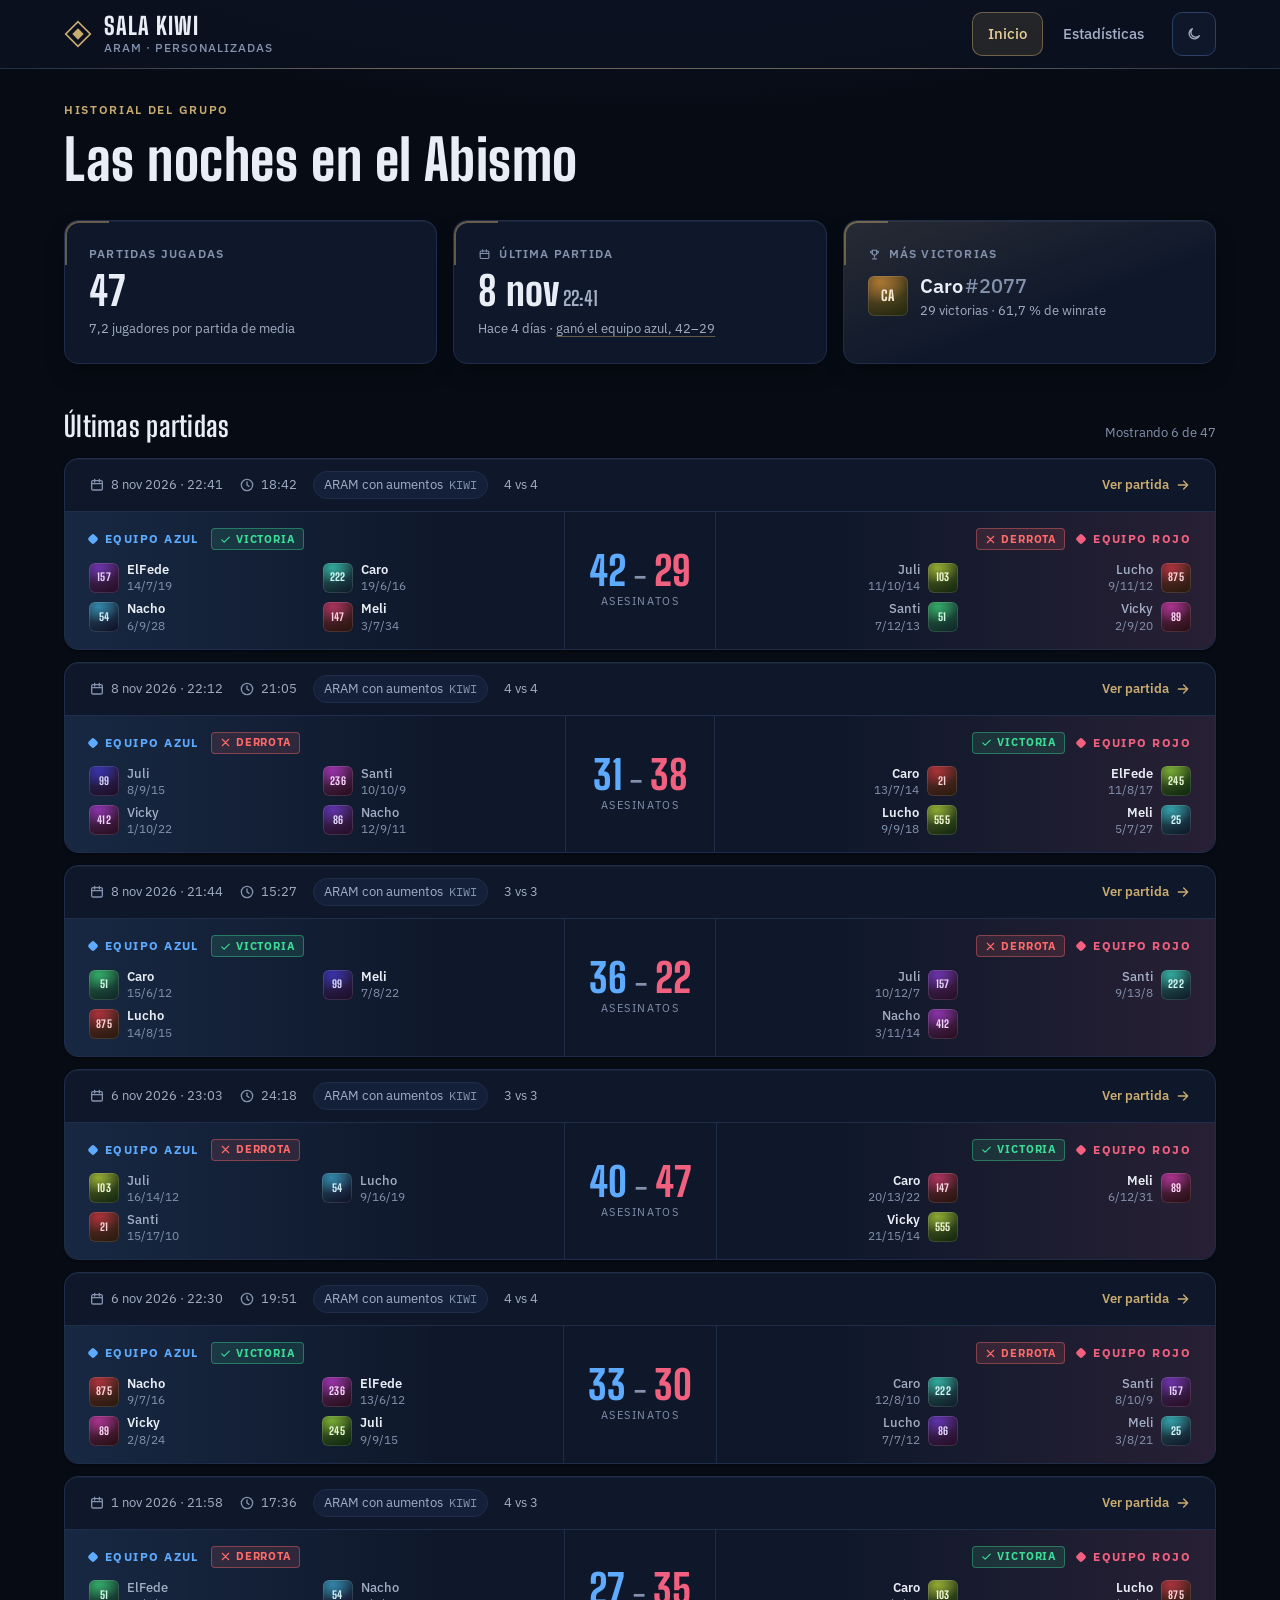
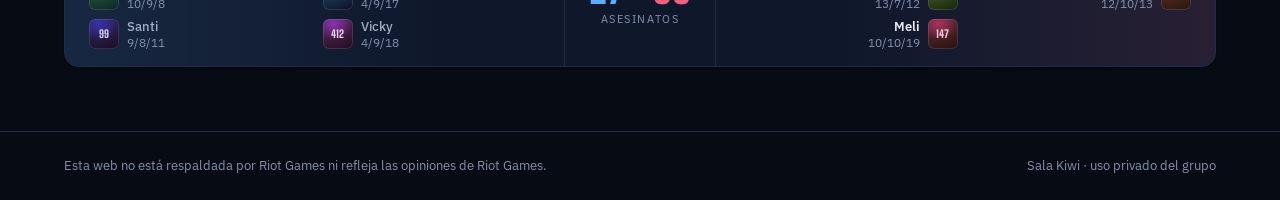
<file: diseno-sala-kiwi/sala-kiwi/index.html>
<!doctype html>
<html lang="es">
<head>
<meta charset="utf-8">
<title>Sala Kiwi · Inicio</title>
<meta name="viewport" content="width=device-width, initial-scale=1">
<link rel="preconnect" href="https://fonts.googleapis.com">
<link rel="stylesheet" href="https://fonts.googleapis.com/css2?family=Big+Shoulders+Display:wght@600;700;800&amp;family=IBM+Plex+Mono:wght@500&amp;family=IBM+Plex+Sans:wght@400;500;600;700&amp;display=swap">
<link rel="stylesheet" href="styles.css">
<script src="app.js" defer></script>
</head>
<body>
<div class="app" data-theme="dark">
<a class="skip-link" href="#contenido">Saltar al contenido</a>
<header class="site-header">
<div class="container site-header__inner">
<a class="brand" href="index.html" aria-label="Sala Kiwi, inicio">
<svg class="brand__mark" viewBox="0 0 32 32" aria-hidden="true"><path d="M16 2 30 16 16 30 2 16Z" fill="none" stroke="currentColor" stroke-width="2"></path><path d="M16 9.5 22.5 16 16 22.5 9.5 16Z" fill="currentColor"></path></svg>
<span style="display: flex; flex-direction: column; line-height: 1; gap: 4px">Sala Kiwi<span class="brand__sub">ARAM · personalizadas</span></span>
</a>
<nav class="nav" aria-label="Principal">
<a class="nav__link" href="index.html" aria-current="page">Inicio</a>
<a class="nav__link" href="estadisticas.html">Estadísticas</a>
<button class="theme-toggle" type="button" data-theme-toggle="" aria-label="Cambiar entre tema oscuro y claro">
<svg class="i i--moon" viewBox="0 0 24 24" aria-hidden="true"><path d="M20 14.5A8 8 0 1 1 9.5 4a6.5 6.5 0 0 0 10.5 10.5z"></path></svg>
<svg class="i i--sun" viewBox="0 0 24 24" aria-hidden="true"><circle cx="12" cy="12" r="4"></circle><path d="M12 2.5v2M12 19.5v2M2.5 12h2M19.5 12h2M5.3 5.3l1.4 1.4M17.3 17.3l1.4 1.4M5.3 18.7l1.4-1.4M17.3 6.7l1.4-1.4"></path></svg>
</button>
</nav>
</div>
</header>

<main id="contenido" class="site-main">
<div class="container">

<div class="page-head">
<span class="eyebrow">Historial del grupo</span>
<h1>Las noches en el Abismo</h1>
</div>

<section aria-label="Resumen del grupo" class="tiles">
<article class="stat-tile">
<span class="stat-tile__label">Partidas jugadas</span>
<span class="stat-tile__value">47</span>
<span class="stat-tile__sub">7,2 jugadores por partida de media</span>
</article>
<article class="stat-tile">
<span class="stat-tile__label"><svg class="i i--sm" viewBox="0 0 24 24" aria-hidden="true"><rect x="4" y="5.5" width="16" height="14" rx="2"></rect><path d="M4 10h16M8.5 3.5v4M15.5 3.5v4"></path></svg>Última partida</span>
<span class="stat-tile__value">8 nov<small>22:41</small></span>
<span class="stat-tile__sub">Hace 4 días · <a href="partida.html">ganó el equipo azul, 42–29</a></span>
</article>
<article class="stat-tile stat-tile--feature">
<span class="stat-tile__label"><svg class="i i--sm" viewBox="0 0 24 24" aria-hidden="true"><path d="M8 4h8v5a4 4 0 0 1-8 0V4zM8 6H5a3 3 0 0 0 3 4M16 6h3a3 3 0 0 1-3 4M12 13v4M8.5 20h7"></path></svg>Más victorias</span>
<div class="stat-tile__who">
<span class="icon icon--md" style="--h:34" role="img" aria-label="Avatar de Caro"><span aria-hidden="true">CA</span></span>
<div style="display: flex; flex-direction: column">
<a class="player-name" href="jugador.html" style="font-size: 20px">Caro<span class="tag">#2077</span></a>
<span class="stat-tile__sub">29 victorias · 61,7 % de winrate</span>
</div>
</div>
</article>
</section>

<section class="section" aria-labelledby="ultimas">
<div class="section__head">
<h2 id="ultimas">Últimas partidas</h2>
<span class="section__hint">Mostrando 6 de 47</span>
</div>

<ol class="match-list">

<li>
<article class="match-card" aria-label="Partida del 8 de noviembre, 22:41. Ganó el equipo azul 42 a 29">
<div class="match-card__meta">
<span class="meta-item"><svg class="i" viewBox="0 0 24 24" aria-hidden="true"><rect x="4" y="5.5" width="16" height="14" rx="2"></rect><path d="M4 10h16M8.5 3.5v4M15.5 3.5v4"></path></svg><time datetime="2026-11-08T22:41">8 nov 2026 · 22:41</time></span>
<span class="meta-item"><svg class="i" viewBox="0 0 24 24" aria-hidden="true"><circle cx="12" cy="12" r="8.5"></circle><path d="M12 7.5V12l3 2"></path></svg><span><span class="sr-only">Duración </span>18:42</span></span>
<span class="chip">ARAM con aumentos <code>KIWI</code></span>
<span class="meta-item">4 vs 4</span>
<a class="match-card__link" href="partida.html">Ver partida<svg class="i" viewBox="0 0 24 24" aria-hidden="true"><path d="M5 12h14M13 6l6 6-6 6"></path></svg></a>
</div>
<div class="match-card__body">
<section class="team-block team-block--blue is-winner" aria-label="Equipo azul, victoria">
<div class="team-block__head"><span class="team-label team-label--blue">Equipo azul</span><span class="badge badge--win"><svg class="i i--sm" viewBox="0 0 24 24" aria-hidden="true"><path d="M5 12.5l4.5 4.5L19 7.5"></path></svg>Victoria</span></div>
<ul class="roster">
<li class="roster__player"><span class="icon icon--sm" style="--h:269" role="img" aria-label="Campeón 157"><span aria-hidden="true">157</span></span><span class="roster__text"><span class="roster__name">ElFede</span><span class="roster__kda">14/7/19</span></span></li>
<li class="roster__player"><span class="icon icon--sm" style="--h:174" role="img" aria-label="Campeón 222"><span aria-hidden="true">222</span></span><span class="roster__text"><span class="roster__name">Caro</span><span class="roster__kda">19/6/16</span></span></li>
<li class="roster__player"><span class="icon icon--sm" style="--h:198" role="img" aria-label="Campeón 54"><span aria-hidden="true">54</span></span><span class="roster__text"><span class="roster__name">Nacho</span><span class="roster__kda">6/9/28</span></span></li>
<li class="roster__player"><span class="icon icon--sm" style="--h:339" role="img" aria-label="Campeón 147"><span aria-hidden="true">147</span></span><span class="roster__text"><span class="roster__name">Meli</span><span class="roster__kda">3/7/34</span></span></li>
</ul>
</section>
<div class="scoreboard"><div class="scoreboard__nums"><span class="scoreboard__blue">42</span><span class="scoreboard__sep">–</span><span class="scoreboard__red">29</span></div><span class="scoreboard__label">Asesinatos</span></div>
<section class="team-block team-block--red is-loser" aria-label="Equipo rojo, derrota">
<div class="team-block__head"><span class="team-label team-label--red">Equipo rojo</span><span class="badge badge--loss"><svg class="i i--sm" viewBox="0 0 24 24" aria-hidden="true"><path d="M6 6l12 12M18 6L6 18"></path></svg>Derrota</span></div>
<ul class="roster">
<li class="roster__player"><span class="icon icon--sm" style="--h:71" role="img" aria-label="Campeón 103"><span aria-hidden="true">103</span></span><span class="roster__text"><span class="roster__name">Juli</span><span class="roster__kda">11/10/14</span></span></li>
<li class="roster__player"><span class="icon icon--sm" style="--h:355" role="img" aria-label="Campeón 875"><span aria-hidden="true">875</span></span><span class="roster__text"><span class="roster__name">Lucho</span><span class="roster__kda">9/11/12</span></span></li>
<li class="roster__player"><span class="icon icon--sm" style="--h:147" role="img" aria-label="Campeón 51"><span aria-hidden="true">51</span></span><span class="roster__text"><span class="roster__name">Santi</span><span class="roster__kda">7/12/13</span></span></li>
<li class="roster__player"><span class="icon icon--sm" style="--h:313" role="img" aria-label="Campeón 89"><span aria-hidden="true">89</span></span><span class="roster__text"><span class="roster__name">Vicky</span><span class="roster__kda">2/9/20</span></span></li>
</ul>
</section>
</div>
</article>
</li>

<li>
<article class="match-card" aria-label="Partida del 8 de noviembre, 22:12. Ganó el equipo rojo 38 a 31">
<div class="match-card__meta">
<span class="meta-item"><svg class="i" viewBox="0 0 24 24" aria-hidden="true"><rect x="4" y="5.5" width="16" height="14" rx="2"></rect><path d="M4 10h16M8.5 3.5v4M15.5 3.5v4"></path></svg><time datetime="2026-11-08T22:12">8 nov 2026 · 22:12</time></span>
<span class="meta-item"><svg class="i" viewBox="0 0 24 24" aria-hidden="true"><circle cx="12" cy="12" r="8.5"></circle><path d="M12 7.5V12l3 2"></path></svg><span><span class="sr-only">Duración </span>21:05</span></span>
<span class="chip">ARAM con aumentos <code>KIWI</code></span>
<span class="meta-item">4 vs 4</span>
<a class="match-card__link" href="partida.html">Ver partida<svg class="i" viewBox="0 0 24 24" aria-hidden="true"><path d="M5 12h14M13 6l6 6-6 6"></path></svg></a>
</div>
<div class="match-card__body">
<section class="team-block team-block--blue is-loser" aria-label="Equipo azul, derrota">
<div class="team-block__head"><span class="team-label team-label--blue">Equipo azul</span><span class="badge badge--loss"><svg class="i i--sm" viewBox="0 0 24 24" aria-hidden="true"><path d="M6 6l12 12M18 6L6 18"></path></svg>Derrota</span></div>
<ul class="roster">
<li class="roster__player"><span class="icon icon--sm" style="--h:243" role="img" aria-label="Campeón 99"><span aria-hidden="true">99</span></span><span class="roster__text"><span class="roster__name">Juli</span><span class="roster__kda">8/9/15</span></span></li>
<li class="roster__player"><span class="icon icon--sm" style="--h:292" role="img" aria-label="Campeón 236"><span aria-hidden="true">236</span></span><span class="roster__text"><span class="roster__name">Santi</span><span class="roster__kda">10/10/9</span></span></li>
<li class="roster__player"><span class="icon icon--sm" style="--h:284" role="img" aria-label="Campeón 412"><span aria-hidden="true">412</span></span><span class="roster__text"><span class="roster__name">Vicky</span><span class="roster__kda">1/10/22</span></span></li>
<li class="roster__player"><span class="icon icon--sm" style="--h:262" role="img" aria-label="Campeón 86"><span aria-hidden="true">86</span></span><span class="roster__text"><span class="roster__name">Nacho</span><span class="roster__kda">12/9/11</span></span></li>
</ul>
</section>
<div class="scoreboard"><div class="scoreboard__nums"><span class="scoreboard__blue">31</span><span class="scoreboard__sep">–</span><span class="scoreboard__red">38</span></div><span class="scoreboard__label">Asesinatos</span></div>
<section class="team-block team-block--red is-winner" aria-label="Equipo rojo, victoria">
<div class="team-block__head"><span class="team-label team-label--red">Equipo rojo</span><span class="badge badge--win"><svg class="i i--sm" viewBox="0 0 24 24" aria-hidden="true"><path d="M5 12.5l4.5 4.5L19 7.5"></path></svg>Victoria</span></div>
<ul class="roster">
<li class="roster__player"><span class="icon icon--sm" style="--h:357" role="img" aria-label="Campeón 21"><span aria-hidden="true">21</span></span><span class="roster__text"><span class="roster__name">Caro</span><span class="roster__kda">13/7/14</span></span></li>
<li class="roster__player"><span class="icon icon--sm" style="--h:85" role="img" aria-label="Campeón 245"><span aria-hidden="true">245</span></span><span class="roster__text"><span class="roster__name">ElFede</span><span class="roster__kda">11/8/17</span></span></li>
<li class="roster__player"><span class="icon icon--sm" style="--h:75" role="img" aria-label="Campeón 555"><span aria-hidden="true">555</span></span><span class="roster__text"><span class="roster__name">Lucho</span><span class="roster__kda">9/9/18</span></span></li>
<li class="roster__player"><span class="icon icon--sm" style="--h:185" role="img" aria-label="Campeón 25"><span aria-hidden="true">25</span></span><span class="roster__text"><span class="roster__name">Meli</span><span class="roster__kda">5/7/27</span></span></li>
</ul>
</section>
</div>
</article>
</li>

<li>
<article class="match-card" aria-label="Partida del 8 de noviembre, 21:44. Ganó el equipo azul 36 a 22">
<div class="match-card__meta">
<span class="meta-item"><svg class="i" viewBox="0 0 24 24" aria-hidden="true"><rect x="4" y="5.5" width="16" height="14" rx="2"></rect><path d="M4 10h16M8.5 3.5v4M15.5 3.5v4"></path></svg><time datetime="2026-11-08T21:44">8 nov 2026 · 21:44</time></span>
<span class="meta-item"><svg class="i" viewBox="0 0 24 24" aria-hidden="true"><circle cx="12" cy="12" r="8.5"></circle><path d="M12 7.5V12l3 2"></path></svg><span><span class="sr-only">Duración </span>15:27</span></span>
<span class="chip">ARAM con aumentos <code>KIWI</code></span>
<span class="meta-item">3 vs 3</span>
<a class="match-card__link" href="partida.html">Ver partida<svg class="i" viewBox="0 0 24 24" aria-hidden="true"><path d="M5 12h14M13 6l6 6-6 6"></path></svg></a>
</div>
<div class="match-card__body">
<section class="team-block team-block--blue is-winner" aria-label="Equipo azul, victoria">
<div class="team-block__head"><span class="team-label team-label--blue">Equipo azul</span><span class="badge badge--win"><svg class="i i--sm" viewBox="0 0 24 24" aria-hidden="true"><path d="M5 12.5l4.5 4.5L19 7.5"></path></svg>Victoria</span></div>
<ul class="roster">
<li class="roster__player"><span class="icon icon--sm" style="--h:147" role="img" aria-label="Campeón 51"><span aria-hidden="true">51</span></span><span class="roster__text"><span class="roster__name">Caro</span><span class="roster__kda">15/6/12</span></span></li>
<li class="roster__player"><span class="icon icon--sm" style="--h:243" role="img" aria-label="Campeón 99"><span aria-hidden="true">99</span></span><span class="roster__text"><span class="roster__name">Meli</span><span class="roster__kda">7/8/22</span></span></li>
<li class="roster__player"><span class="icon icon--sm" style="--h:355" role="img" aria-label="Campeón 875"><span aria-hidden="true">875</span></span><span class="roster__text"><span class="roster__name">Lucho</span><span class="roster__kda">14/8/15</span></span></li>
</ul>
</section>
<div class="scoreboard"><div class="scoreboard__nums"><span class="scoreboard__blue">36</span><span class="scoreboard__sep">–</span><span class="scoreboard__red">22</span></div><span class="scoreboard__label">Asesinatos</span></div>
<section class="team-block team-block--red is-loser" aria-label="Equipo rojo, derrota">
<div class="team-block__head"><span class="team-label team-label--red">Equipo rojo</span><span class="badge badge--loss"><svg class="i i--sm" viewBox="0 0 24 24" aria-hidden="true"><path d="M6 6l12 12M18 6L6 18"></path></svg>Derrota</span></div>
<ul class="roster">
<li class="roster__player"><span class="icon icon--sm" style="--h:269" role="img" aria-label="Campeón 157"><span aria-hidden="true">157</span></span><span class="roster__text"><span class="roster__name">Juli</span><span class="roster__kda">10/12/7</span></span></li>
<li class="roster__player"><span class="icon icon--sm" style="--h:174" role="img" aria-label="Campeón 222"><span aria-hidden="true">222</span></span><span class="roster__text"><span class="roster__name">Santi</span><span class="roster__kda">9/13/8</span></span></li>
<li class="roster__player"><span class="icon icon--sm" style="--h:284" role="img" aria-label="Campeón 412"><span aria-hidden="true">412</span></span><span class="roster__text"><span class="roster__name">Nacho</span><span class="roster__kda">3/11/14</span></span></li>
</ul>
</section>
</div>
</article>
</li>

<li>
<article class="match-card" aria-label="Partida del 6 de noviembre, 23:03. Ganó el equipo rojo 47 a 40">
<div class="match-card__meta">
<span class="meta-item"><svg class="i" viewBox="0 0 24 24" aria-hidden="true"><rect x="4" y="5.5" width="16" height="14" rx="2"></rect><path d="M4 10h16M8.5 3.5v4M15.5 3.5v4"></path></svg><time datetime="2026-11-06T23:03">6 nov 2026 · 23:03</time></span>
<span class="meta-item"><svg class="i" viewBox="0 0 24 24" aria-hidden="true"><circle cx="12" cy="12" r="8.5"></circle><path d="M12 7.5V12l3 2"></path></svg><span><span class="sr-only">Duración </span>24:18</span></span>
<span class="chip">ARAM con aumentos <code>KIWI</code></span>
<span class="meta-item">3 vs 3</span>
<a class="match-card__link" href="partida.html">Ver partida<svg class="i" viewBox="0 0 24 24" aria-hidden="true"><path d="M5 12h14M13 6l6 6-6 6"></path></svg></a>
</div>
<div class="match-card__body">
<section class="team-block team-block--blue is-loser" aria-label="Equipo azul, derrota">
<div class="team-block__head"><span class="team-label team-label--blue">Equipo azul</span><span class="badge badge--loss"><svg class="i i--sm" viewBox="0 0 24 24" aria-hidden="true"><path d="M6 6l12 12M18 6L6 18"></path></svg>Derrota</span></div>
<ul class="roster">
<li class="roster__player"><span class="icon icon--sm" style="--h:71" role="img" aria-label="Campeón 103"><span aria-hidden="true">103</span></span><span class="roster__text"><span class="roster__name">Juli</span><span class="roster__kda">16/14/12</span></span></li>
<li class="roster__player"><span class="icon icon--sm" style="--h:198" role="img" aria-label="Campeón 54"><span aria-hidden="true">54</span></span><span class="roster__text"><span class="roster__name">Lucho</span><span class="roster__kda">9/16/19</span></span></li>
<li class="roster__player"><span class="icon icon--sm" style="--h:357" role="img" aria-label="Campeón 21"><span aria-hidden="true">21</span></span><span class="roster__text"><span class="roster__name">Santi</span><span class="roster__kda">15/17/10</span></span></li>
</ul>
</section>
<div class="scoreboard"><div class="scoreboard__nums"><span class="scoreboard__blue">40</span><span class="scoreboard__sep">–</span><span class="scoreboard__red">47</span></div><span class="scoreboard__label">Asesinatos</span></div>
<section class="team-block team-block--red is-winner" aria-label="Equipo rojo, victoria">
<div class="team-block__head"><span class="team-label team-label--red">Equipo rojo</span><span class="badge badge--win"><svg class="i i--sm" viewBox="0 0 24 24" aria-hidden="true"><path d="M5 12.5l4.5 4.5L19 7.5"></path></svg>Victoria</span></div>
<ul class="roster">
<li class="roster__player"><span class="icon icon--sm" style="--h:339" role="img" aria-label="Campeón 147"><span aria-hidden="true">147</span></span><span class="roster__text"><span class="roster__name">Caro</span><span class="roster__kda">20/13/22</span></span></li>
<li class="roster__player"><span class="icon icon--sm" style="--h:313" role="img" aria-label="Campeón 89"><span aria-hidden="true">89</span></span><span class="roster__text"><span class="roster__name">Meli</span><span class="roster__kda">6/12/31</span></span></li>
<li class="roster__player"><span class="icon icon--sm" style="--h:75" role="img" aria-label="Campeón 555"><span aria-hidden="true">555</span></span><span class="roster__text"><span class="roster__name">Vicky</span><span class="roster__kda">21/15/14</span></span></li>
</ul>
</section>
</div>
</article>
</li>

<li>
<article class="match-card" aria-label="Partida del 6 de noviembre, 22:30. Ganó el equipo azul 33 a 30">
<div class="match-card__meta">
<span class="meta-item"><svg class="i" viewBox="0 0 24 24" aria-hidden="true"><rect x="4" y="5.5" width="16" height="14" rx="2"></rect><path d="M4 10h16M8.5 3.5v4M15.5 3.5v4"></path></svg><time datetime="2026-11-06T22:30">6 nov 2026 · 22:30</time></span>
<span class="meta-item"><svg class="i" viewBox="0 0 24 24" aria-hidden="true"><circle cx="12" cy="12" r="8.5"></circle><path d="M12 7.5V12l3 2"></path></svg><span><span class="sr-only">Duración </span>19:51</span></span>
<span class="chip">ARAM con aumentos <code>KIWI</code></span>
<span class="meta-item">4 vs 4</span>
<a class="match-card__link" href="partida.html">Ver partida<svg class="i" viewBox="0 0 24 24" aria-hidden="true"><path d="M5 12h14M13 6l6 6-6 6"></path></svg></a>
</div>
<div class="match-card__body">
<section class="team-block team-block--blue is-winner" aria-label="Equipo azul, victoria">
<div class="team-block__head"><span class="team-label team-label--blue">Equipo azul</span><span class="badge badge--win"><svg class="i i--sm" viewBox="0 0 24 24" aria-hidden="true"><path d="M5 12.5l4.5 4.5L19 7.5"></path></svg>Victoria</span></div>
<ul class="roster">
<li class="roster__player"><span class="icon icon--sm" style="--h:355" role="img" aria-label="Campeón 875"><span aria-hidden="true">875</span></span><span class="roster__text"><span class="roster__name">Nacho</span><span class="roster__kda">9/7/16</span></span></li>
<li class="roster__player"><span class="icon icon--sm" style="--h:292" role="img" aria-label="Campeón 236"><span aria-hidden="true">236</span></span><span class="roster__text"><span class="roster__name">ElFede</span><span class="roster__kda">13/6/12</span></span></li>
<li class="roster__player"><span class="icon icon--sm" style="--h:313" role="img" aria-label="Campeón 89"><span aria-hidden="true">89</span></span><span class="roster__text"><span class="roster__name">Vicky</span><span class="roster__kda">2/8/24</span></span></li>
<li class="roster__player"><span class="icon icon--sm" style="--h:85" role="img" aria-label="Campeón 245"><span aria-hidden="true">245</span></span><span class="roster__text"><span class="roster__name">Juli</span><span class="roster__kda">9/9/15</span></span></li>
</ul>
</section>
<div class="scoreboard"><div class="scoreboard__nums"><span class="scoreboard__blue">33</span><span class="scoreboard__sep">–</span><span class="scoreboard__red">30</span></div><span class="scoreboard__label">Asesinatos</span></div>
<section class="team-block team-block--red is-loser" aria-label="Equipo rojo, derrota">
<div class="team-block__head"><span class="team-label team-label--red">Equipo rojo</span><span class="badge badge--loss"><svg class="i i--sm" viewBox="0 0 24 24" aria-hidden="true"><path d="M6 6l12 12M18 6L6 18"></path></svg>Derrota</span></div>
<ul class="roster">
<li class="roster__player"><span class="icon icon--sm" style="--h:174" role="img" aria-label="Campeón 222"><span aria-hidden="true">222</span></span><span class="roster__text"><span class="roster__name">Caro</span><span class="roster__kda">12/8/10</span></span></li>
<li class="roster__player"><span class="icon icon--sm" style="--h:269" role="img" aria-label="Campeón 157"><span aria-hidden="true">157</span></span><span class="roster__text"><span class="roster__name">Santi</span><span class="roster__kda">8/10/9</span></span></li>
<li class="roster__player"><span class="icon icon--sm" style="--h:262" role="img" aria-label="Campeón 86"><span aria-hidden="true">86</span></span><span class="roster__text"><span class="roster__name">Lucho</span><span class="roster__kda">7/7/12</span></span></li>
<li class="roster__player"><span class="icon icon--sm" style="--h:185" role="img" aria-label="Campeón 25"><span aria-hidden="true">25</span></span><span class="roster__text"><span class="roster__name">Meli</span><span class="roster__kda">3/8/21</span></span></li>
</ul>
</section>
</div>
</article>
</li>

<li>
<article class="match-card" aria-label="Partida del 1 de noviembre, 21:58. Ganó el equipo rojo 35 a 27">
<div class="match-card__meta">
<span class="meta-item"><svg class="i" viewBox="0 0 24 24" aria-hidden="true"><rect x="4" y="5.5" width="16" height="14" rx="2"></rect><path d="M4 10h16M8.5 3.5v4M15.5 3.5v4"></path></svg><time datetime="2026-11-01T21:58">1 nov 2026 · 21:58</time></span>
<span class="meta-item"><svg class="i" viewBox="0 0 24 24" aria-hidden="true"><circle cx="12" cy="12" r="8.5"></circle><path d="M12 7.5V12l3 2"></path></svg><span><span class="sr-only">Duración </span>17:36</span></span>
<span class="chip">ARAM con aumentos <code>KIWI</code></span>
<span class="meta-item">4 vs 3</span>
<a class="match-card__link" href="partida.html">Ver partida<svg class="i" viewBox="0 0 24 24" aria-hidden="true"><path d="M5 12h14M13 6l6 6-6 6"></path></svg></a>
</div>
<div class="match-card__body">
<section class="team-block team-block--blue is-loser" aria-label="Equipo azul, derrota">
<div class="team-block__head"><span class="team-label team-label--blue">Equipo azul</span><span class="badge badge--loss"><svg class="i i--sm" viewBox="0 0 24 24" aria-hidden="true"><path d="M6 6l12 12M18 6L6 18"></path></svg>Derrota</span></div>
<ul class="roster">
<li class="roster__player"><span class="icon icon--sm" style="--h:147" role="img" aria-label="Campeón 51"><span aria-hidden="true">51</span></span><span class="roster__text"><span class="roster__name">ElFede</span><span class="roster__kda">10/9/8</span></span></li>
<li class="roster__player"><span class="icon icon--sm" style="--h:198" role="img" aria-label="Campeón 54"><span aria-hidden="true">54</span></span><span class="roster__text"><span class="roster__name">Nacho</span><span class="roster__kda">4/9/17</span></span></li>
<li class="roster__player"><span class="icon icon--sm" style="--h:243" role="img" aria-label="Campeón 99"><span aria-hidden="true">99</span></span><span class="roster__text"><span class="roster__name">Santi</span><span class="roster__kda">9/8/11</span></span></li>
<li class="roster__player"><span class="icon icon--sm" style="--h:284" role="img" aria-label="Campeón 412"><span aria-hidden="true">412</span></span><span class="roster__text"><span class="roster__name">Vicky</span><span class="roster__kda">4/9/18</span></span></li>
</ul>
</section>
<div class="scoreboard"><div class="scoreboard__nums"><span class="scoreboard__blue">27</span><span class="scoreboard__sep">–</span><span class="scoreboard__red">35</span></div><span class="scoreboard__label">Asesinatos</span></div>
<section class="team-block team-block--red is-winner" aria-label="Equipo rojo, victoria">
<div class="team-block__head"><span class="team-label team-label--red">Equipo rojo</span><span class="badge badge--win"><svg class="i i--sm" viewBox="0 0 24 24" aria-hidden="true"><path d="M5 12.5l4.5 4.5L19 7.5"></path></svg>Victoria</span></div>
<ul class="roster">
<li class="roster__player"><span class="icon icon--sm" style="--h:71" role="img" aria-label="Campeón 103"><span aria-hidden="true">103</span></span><span class="roster__text"><span class="roster__name">Caro</span><span class="roster__kda">13/7/12</span></span></li>
<li class="roster__player"><span class="icon icon--sm" style="--h:355" role="img" aria-label="Campeón 875"><span aria-hidden="true">875</span></span><span class="roster__text"><span class="roster__name">Lucho</span><span class="roster__kda">12/10/13</span></span></li>
<li class="roster__player"><span class="icon icon--sm" style="--h:339" role="img" aria-label="Campeón 147"><span aria-hidden="true">147</span></span><span class="roster__text"><span class="roster__name">Meli</span><span class="roster__kda">10/10/19</span></span></li>
</ul>
</section>
</div>
</article>
</li>

</ol>
</section>

</div>
</main>

<footer class="site-footer">
<div class="container site-footer__inner">
<p>Esta web no está respaldada por Riot Games ni refleja las opiniones de Riot Games.</p>
<p>Sala Kiwi · uso privado del grupo</p>
</div>
</footer>
</div>
</body>
</html>
</file>
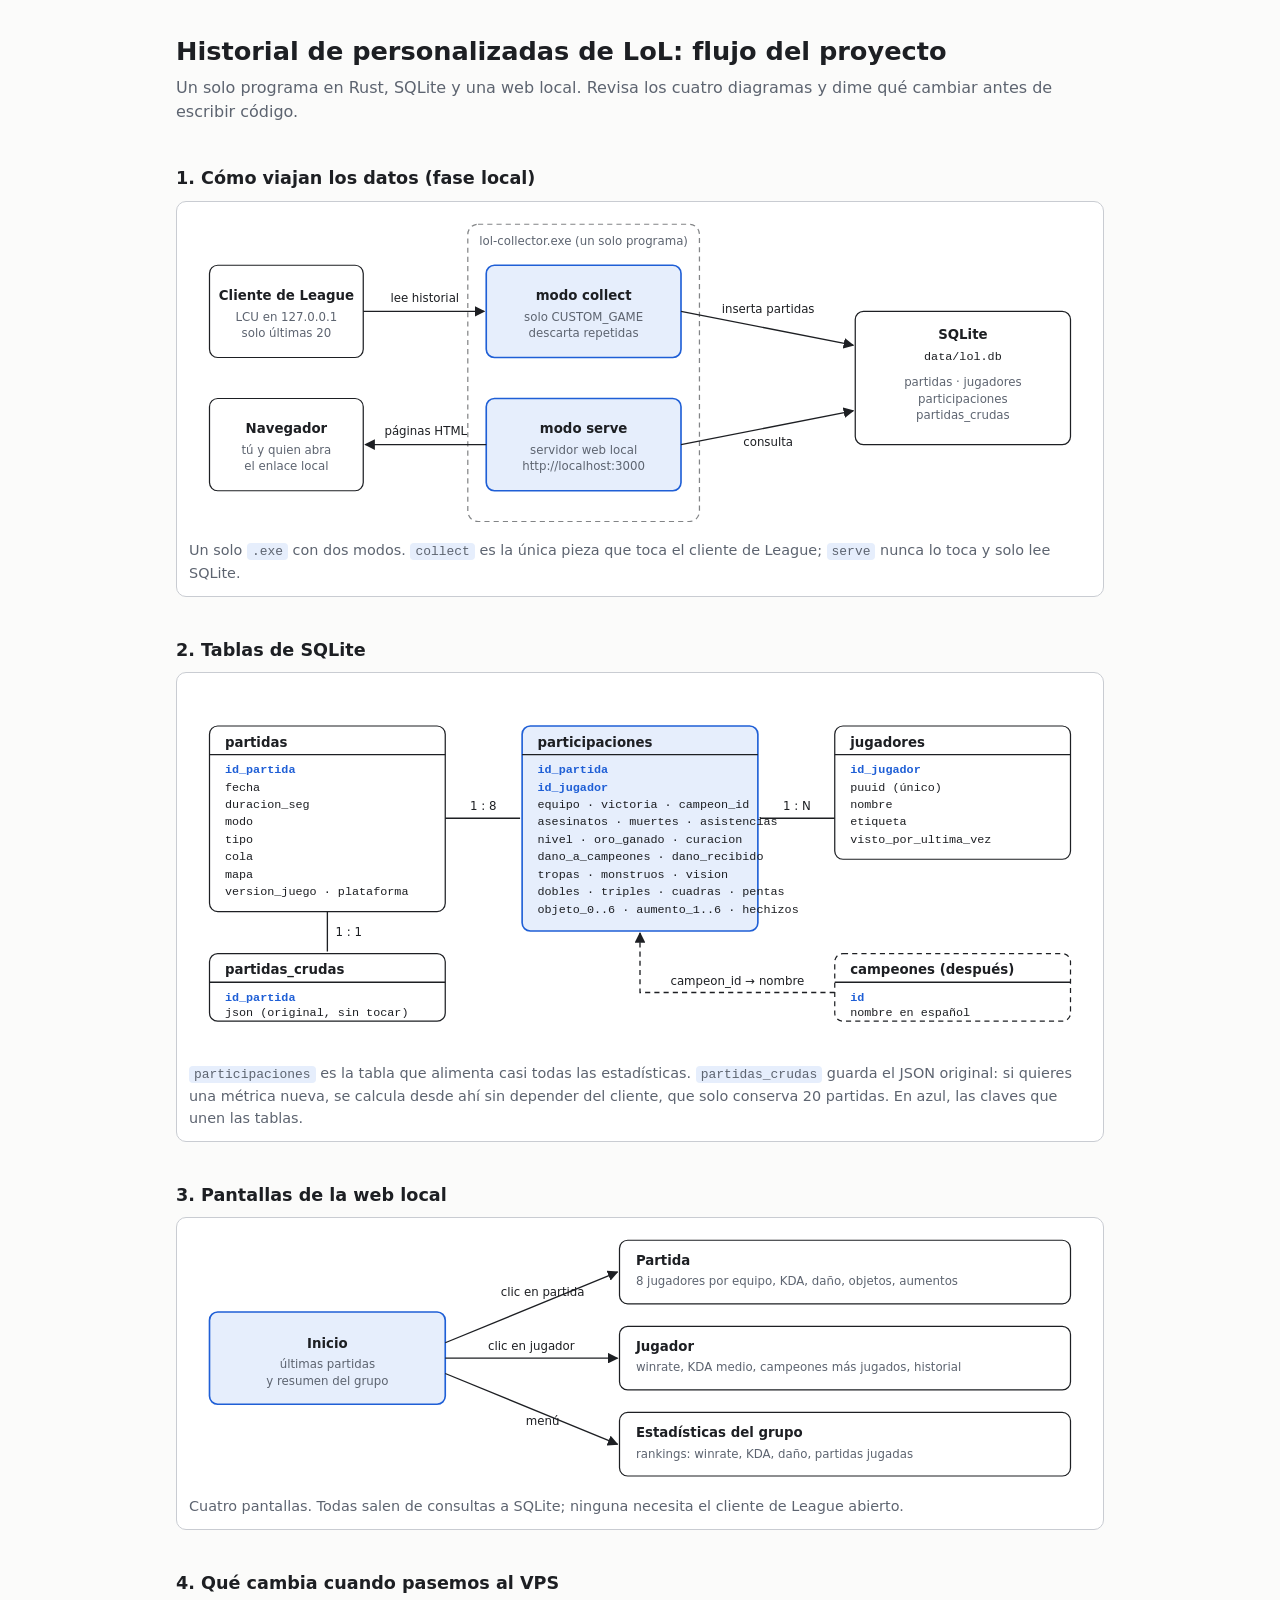
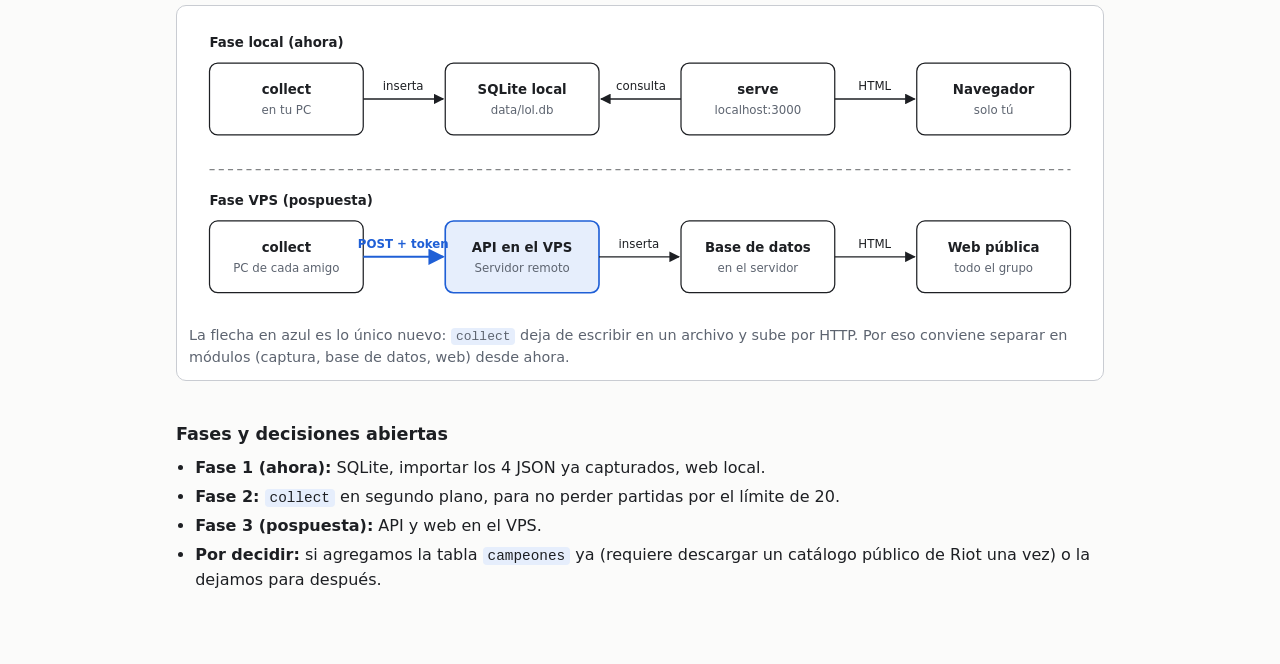
<file: diagrama-proyecto.html>
<!doctype html>
<html lang="es">
<head>
<meta charset="utf-8">
<meta name="viewport" content="width=device-width, initial-scale=1">
<title>Flujo del proyecto</title>
<style>
  :root {
    --bg: #fbfbfa; --fg: #1d1f23; --muted: #5d6470; --panel: #ffffff;
    --line: #c9ccd2; --accent: #1f5fd6; --accent-soft: #e6eefc;
  }
  @media (prefers-color-scheme: dark) {
    :root:not([data-theme="light"]) {
      --bg: #16181c; --fg: #e8e9ec; --muted: #9aa1ad; --panel: #1f2227;
      --line: #3a3f47; --accent: #6ea2ff; --accent-soft: #1d2a44;
    }
  }
  :root[data-theme="dark"] {
    --bg: #16181c; --fg: #e8e9ec; --muted: #9aa1ad; --panel: #1f2227;
    --line: #3a3f47; --accent: #6ea2ff; --accent-soft: #1d2a44;
  }
  * { box-sizing: border-box; }
  body {
    margin: 0; background: var(--bg); color: var(--fg);
    font: 16px/1.55 system-ui, -apple-system, "Segoe UI", sans-serif;
  }
  main { max-width: 960px; margin: 0 auto; padding: 32px 16px 64px; }
  h1 { font-size: 1.6rem; margin: 0 0 4px; }
  h2 { font-size: 1.1rem; margin: 40px 0 8px; }
  p.lead { color: var(--muted); margin: 0 0 8px; }
  figure { margin: 0; padding: 12px; background: var(--panel);
           border: 1px solid var(--line); border-radius: 10px; }
  figure svg { width: 100%; height: auto; display: block; color: var(--fg); }
  figcaption { color: var(--muted); font-size: .9rem; margin-top: 8px; }
  .box  { fill: var(--panel); stroke: currentColor; stroke-width: 1.2; }
  .hot  { fill: var(--accent-soft); stroke: var(--accent); stroke-width: 1.6; }
  .soft { fill: none; stroke: currentColor; stroke-width: 1.2; stroke-dasharray: 5 4; opacity: .55; }
  .ln   { stroke: currentColor; stroke-width: 1.3; fill: none; }
  .lna  { stroke: var(--accent); stroke-width: 2; fill: none; }
  .lnd  { stroke: currentColor; stroke-width: 1.3; fill: none; stroke-dasharray: 5 4; }
  .t    { font: 600 13px system-ui, sans-serif; fill: currentColor; }
  .s    { font: 11.5px system-ui, sans-serif; fill: var(--muted); }
  .l    { font: 11.5px system-ui, sans-serif; fill: currentColor; }
  .la   { font: 600 11.5px system-ui, sans-serif; fill: var(--accent); }
  .k    { font: 11.5px ui-monospace, Consolas, monospace; fill: currentColor; }
  .kk   { font: 600 11.5px ui-monospace, Consolas, monospace; fill: var(--accent); }
  ul { padding-left: 1.2rem; margin: 8px 0; }
  li { margin: 4px 0; }
  code { font: .9em ui-monospace, Consolas, monospace; background: var(--accent-soft);
         padding: 1px 5px; border-radius: 4px; }
</style>
</head>
<body>
<main>
  <h1>Historial de personalizadas de LoL: flujo del proyecto</h1>
  <p class="lead">Un solo programa en Rust, SQLite y una web local. Revisa los cuatro diagramas y dime qué cambiar antes de escribir código.</p>

  <h2>1. Cómo viajan los datos (fase local)</h2>
  <figure>
    <svg viewBox="0 0 880 310" role="img" aria-label="El programa lol-collector lee el historial del cliente de League, lo inserta en SQLite, y su modo serve consulta SQLite para mostrar páginas HTML en el navegador.">
      <defs>
        <marker id="a1" viewBox="0 0 10 10" refX="9" refY="5" markerWidth="8" markerHeight="8" orient="auto-start-reverse"><path d="M0 0L10 5L0 10z" fill="currentColor"/></marker>
      </defs>
      <rect class="soft" x="272" y="10" width="226" height="290" rx="10"/>
      <text class="s" x="385" y="30" text-anchor="middle">lol-collector.exe (un solo programa)</text>

      <rect class="box" x="20" y="50" width="150" height="90" rx="8"/>
      <text class="t" x="95" y="84" text-anchor="middle">Cliente de League</text>
      <text class="s" x="95" y="104" text-anchor="middle">LCU en 127.0.0.1</text>
      <text class="s" x="95" y="120" text-anchor="middle">solo últimas 20</text>

      <rect class="hot" x="290" y="50" width="190" height="90" rx="8"/>
      <text class="t" x="385" y="84" text-anchor="middle">modo collect</text>
      <text class="s" x="385" y="104" text-anchor="middle">solo CUSTOM_GAME</text>
      <text class="s" x="385" y="120" text-anchor="middle">descarta repetidas</text>

      <rect class="hot" x="290" y="180" width="190" height="90" rx="8"/>
      <text class="t" x="385" y="214" text-anchor="middle">modo serve</text>
      <text class="s" x="385" y="234" text-anchor="middle">servidor web local</text>
      <text class="s" x="385" y="250" text-anchor="middle">http://localhost:3000</text>

      <rect class="box" x="20" y="180" width="150" height="90" rx="8"/>
      <text class="t" x="95" y="214" text-anchor="middle">Navegador</text>
      <text class="s" x="95" y="234" text-anchor="middle">tú y quien abra</text>
      <text class="s" x="95" y="250" text-anchor="middle">el enlace local</text>

      <rect class="box" x="650" y="95" width="210" height="130" rx="8"/>
      <text class="t" x="755" y="122" text-anchor="middle">SQLite</text>
      <text class="k" x="755" y="142" text-anchor="middle">data/lol.db</text>
      <text class="s" x="755" y="168" text-anchor="middle">partidas · jugadores</text>
      <text class="s" x="755" y="184" text-anchor="middle">participaciones</text>
      <text class="s" x="755" y="200" text-anchor="middle">partidas_crudas</text>

      <line class="ln" x1="170" y1="95" x2="288" y2="95" marker-end="url(#a1)"/>
      <text class="l" x="230" y="86" text-anchor="middle">lee historial</text>
      <line class="ln" x1="480" y1="95" x2="648" y2="128" marker-end="url(#a1)"/>
      <text class="l" x="565" y="97" text-anchor="middle">inserta partidas</text>
      <line class="ln" x1="480" y1="225" x2="648" y2="192" marker-end="url(#a1)"/>
      <text class="l" x="565" y="226" text-anchor="middle">consulta</text>
      <line class="ln" x1="290" y1="225" x2="172" y2="225" marker-end="url(#a1)"/>
      <text class="l" x="231" y="216" text-anchor="middle">páginas HTML</text>
    </svg>
    <figcaption>Un solo <code>.exe</code> con dos modos. <code>collect</code> es la única pieza que toca el cliente de League; <code>serve</code> nunca lo toca y solo lee SQLite.</figcaption>
  </figure>

  <h2>2. Tablas de SQLite</h2>
  <figure>
    <svg viewBox="0 0 880 360" role="img" aria-label="La tabla participaciones une partidas y jugadores: cada partida tiene varias participaciones, cada jugador tiene varias. Cada partida tiene además un JSON crudo, y los campeones son una tabla opcional para después.">
      <defs>
        <marker id="a2" viewBox="0 0 10 10" refX="9" refY="5" markerWidth="8" markerHeight="8" orient="auto-start-reverse"><path d="M0 0L10 5L0 10z" fill="currentColor"/></marker>
      </defs>

      <rect class="box" x="20" y="40" width="230" height="181" rx="8"/>
      <text class="t" x="35" y="60">partidas</text>
      <line class="ln" x1="20" y1="68" x2="250" y2="68"/>
      <text class="kk" x="35" y="86">id_partida</text>
      <text class="k" x="35" y="103">fecha</text>
      <text class="k" x="35" y="120">duracion_seg</text>
      <text class="k" x="35" y="137">modo</text>
      <text class="k" x="35" y="154">tipo</text>
      <text class="k" x="35" y="171">cola</text>
      <text class="k" x="35" y="188">mapa</text>
      <text class="k" x="35" y="205">version_juego · plataforma</text>

      <rect class="hot" x="325" y="40" width="230" height="200" rx="8"/>
      <text class="t" x="340" y="60">participaciones</text>
      <line class="ln" x1="325" y1="68" x2="555" y2="68"/>
      <text class="kk" x="340" y="86">id_partida</text>
      <text class="kk" x="340" y="103">id_jugador</text>
      <text class="k" x="340" y="120">equipo · victoria · campeon_id</text>
      <text class="k" x="340" y="137">asesinatos · muertes · asistencias</text>
      <text class="k" x="340" y="154">nivel · oro_ganado · curacion</text>
      <text class="k" x="340" y="171">dano_a_campeones · dano_recibido</text>
      <text class="k" x="340" y="188">tropas · monstruos · vision</text>
      <text class="k" x="340" y="205">dobles · triples · cuadras · pentas</text>
      <text class="k" x="340" y="222">objeto_0..6 · aumento_1..6 · hechizos</text>

      <rect class="box" x="630" y="40" width="230" height="130" rx="8"/>
      <text class="t" x="645" y="60">jugadores</text>
      <line class="ln" x1="630" y1="68" x2="860" y2="68"/>
      <text class="kk" x="645" y="86">id_jugador</text>
      <text class="k" x="645" y="103">puuid (único)</text>
      <text class="k" x="645" y="120">nombre</text>
      <text class="k" x="645" y="137">etiqueta</text>
      <text class="k" x="645" y="154">visto_por_ultima_vez</text>

      <rect class="box" x="20" y="262" width="230" height="66" rx="8"/>
      <text class="t" x="35" y="282">partidas_crudas</text>
      <line class="ln" x1="20" y1="290" x2="250" y2="290"/>
      <text class="kk" x="35" y="308">id_partida</text>
      <text class="k" x="35" y="323">json (original, sin tocar)</text>

      <rect class="box" x="630" y="262" width="230" height="66" rx="8" stroke-dasharray="5 4"/>
      <text class="t" x="645" y="282">campeones (después)</text>
      <line class="ln" x1="630" y1="290" x2="860" y2="290"/>
      <text class="kk" x="645" y="308">id</text>
      <text class="k" x="645" y="323">nombre en español</text>

      <line class="ln" x1="250" y1="130" x2="323" y2="130"/>
      <text class="l" x="287" y="122" text-anchor="middle">1 : 8</text>
      <line class="ln" x1="630" y1="130" x2="557" y2="130"/>
      <text class="l" x="593" y="122" text-anchor="middle">1 : N</text>
      <line class="ln" x1="135" y1="221" x2="135" y2="260"/>
      <text class="l" x="143" y="245">1 : 1</text>
      <polyline class="lnd" points="630,300 440,300 440,242" marker-end="url(#a2)"/>
      <text class="l" x="535" y="293" text-anchor="middle">campeon_id → nombre</text>
    </svg>
    <figcaption><code>participaciones</code> es la tabla que alimenta casi todas las estadísticas. <code>partidas_crudas</code> guarda el JSON original: si quieres una métrica nueva, se calcula desde ahí sin depender del cliente, que solo conserva 20 partidas. En azul, las claves que unen las tablas.</figcaption>
  </figure>

  <h2>3. Pantallas de la web local</h2>
  <figure>
    <svg viewBox="0 0 880 250" role="img" aria-label="La pantalla de inicio lleva a tres pantallas: detalle de una partida, perfil de un jugador y estadísticas del grupo.">
      <defs>
        <marker id="a3" viewBox="0 0 10 10" refX="9" refY="5" markerWidth="8" markerHeight="8" orient="auto-start-reverse"><path d="M0 0L10 5L0 10z" fill="currentColor"/></marker>
      </defs>
      <rect class="hot" x="20" y="80" width="230" height="90" rx="8"/>
      <text class="t" x="135" y="115" text-anchor="middle">Inicio</text>
      <text class="s" x="135" y="135" text-anchor="middle">últimas partidas</text>
      <text class="s" x="135" y="151" text-anchor="middle">y resumen del grupo</text>

      <rect class="box" x="420" y="10" width="440" height="62" rx="8"/>
      <text class="t" x="436" y="34">Partida</text>
      <text class="s" x="436" y="54">8 jugadores por equipo, KDA, daño, objetos, aumentos</text>

      <rect class="box" x="420" y="94" width="440" height="62" rx="8"/>
      <text class="t" x="436" y="118">Jugador</text>
      <text class="s" x="436" y="138">winrate, KDA medio, campeones más jugados, historial</text>

      <rect class="box" x="420" y="178" width="440" height="62" rx="8"/>
      <text class="t" x="436" y="202">Estadísticas del grupo</text>
      <text class="s" x="436" y="222">rankings: winrate, KDA, daño, partidas jugadas</text>

      <line class="ln" x1="250" y1="110" x2="418" y2="41" marker-end="url(#a3)"/>
      <text class="l" x="345" y="64" text-anchor="middle">clic en partida</text>
      <line class="ln" x1="250" y1="125" x2="418" y2="125" marker-end="url(#a3)"/>
      <text class="l" x="334" y="117" text-anchor="middle">clic en jugador</text>
      <line class="ln" x1="250" y1="140" x2="418" y2="209" marker-end="url(#a3)"/>
      <text class="l" x="345" y="190" text-anchor="middle">menú</text>
    </svg>
    <figcaption>Cuatro pantallas. Todas salen de consultas a SQLite; ninguna necesita el cliente de League abierto.</figcaption>
  </figure>

  <h2>4. Qué cambia cuando pasemos al VPS</h2>
  <figure>
    <svg viewBox="0 0 880 290" role="img" aria-label="En la fase local, collect escribe directo en SQLite. En la fase VPS, collect sube las partidas por HTTP con un token a una API en el servidor; esa es la única flecha que cambia.">
      <defs>
        <marker id="a4" viewBox="0 0 10 10" refX="9" refY="5" markerWidth="8" markerHeight="8" orient="auto-start-reverse"><path d="M0 0L10 5L0 10z" fill="currentColor"/></marker>
        <marker id="a4a" viewBox="0 0 10 10" refX="9" refY="5" markerWidth="8" markerHeight="8" orient="auto-start-reverse"><path d="M0 0L10 5L0 10z" fill="var(--accent)"/></marker>
      </defs>
      <text class="t" x="20" y="28">Fase local (ahora)</text>
      <rect class="box" x="20" y="44" width="150" height="70" rx="8"/>
      <text class="t" x="95" y="74" text-anchor="middle">collect</text>
      <text class="s" x="95" y="94" text-anchor="middle">en tu PC</text>
      <rect class="box" x="250" y="44" width="150" height="70" rx="8"/>
      <text class="t" x="325" y="74" text-anchor="middle">SQLite local</text>
      <text class="s" x="325" y="94" text-anchor="middle">data/lol.db</text>
      <rect class="box" x="480" y="44" width="150" height="70" rx="8"/>
      <text class="t" x="555" y="74" text-anchor="middle">serve</text>
      <text class="s" x="555" y="94" text-anchor="middle">localhost:3000</text>
      <rect class="box" x="710" y="44" width="150" height="70" rx="8"/>
      <text class="t" x="785" y="74" text-anchor="middle">Navegador</text>
      <text class="s" x="785" y="94" text-anchor="middle">solo tú</text>
      <line class="ln" x1="170" y1="79" x2="248" y2="79" marker-end="url(#a4)"/>
      <text class="l" x="209" y="70" text-anchor="middle">inserta</text>
      <line class="ln" x1="480" y1="79" x2="402" y2="79" marker-end="url(#a4)"/>
      <text class="l" x="441" y="70" text-anchor="middle">consulta</text>
      <line class="ln" x1="630" y1="79" x2="708" y2="79" marker-end="url(#a4)"/>
      <text class="l" x="669" y="70" text-anchor="middle">HTML</text>

      <line class="soft" x1="20" y1="148" x2="860" y2="148"/>

      <text class="t" x="20" y="182">Fase VPS (pospuesta)</text>
      <rect class="box" x="20" y="198" width="150" height="70" rx="8"/>
      <text class="t" x="95" y="228" text-anchor="middle">collect</text>
      <text class="s" x="95" y="248" text-anchor="middle">PC de cada amigo</text>
      <rect class="hot" x="250" y="198" width="150" height="70" rx="8"/>
      <text class="t" x="325" y="228" text-anchor="middle">API en el VPS</text>
      <text class="s" x="325" y="248" text-anchor="middle">Servidor remoto</text>
      <rect class="box" x="480" y="198" width="150" height="70" rx="8"/>
      <text class="t" x="555" y="228" text-anchor="middle">Base de datos</text>
      <text class="s" x="555" y="248" text-anchor="middle">en el servidor</text>
      <rect class="box" x="710" y="198" width="150" height="70" rx="8"/>
      <text class="t" x="785" y="228" text-anchor="middle">Web pública</text>
      <text class="s" x="785" y="248" text-anchor="middle">todo el grupo</text>
      <line class="lna" x1="170" y1="233" x2="248" y2="233" marker-end="url(#a4a)"/>
      <text class="la" x="209" y="224" text-anchor="middle">POST + token</text>
      <line class="ln" x1="400" y1="233" x2="478" y2="233" marker-end="url(#a4)"/>
      <text class="l" x="439" y="224" text-anchor="middle">inserta</text>
      <line class="ln" x1="630" y1="233" x2="708" y2="233" marker-end="url(#a4)"/>
      <text class="l" x="669" y="224" text-anchor="middle">HTML</text>
    </svg>
    <figcaption>La flecha en azul es lo único nuevo: <code>collect</code> deja de escribir en un archivo y sube por HTTP. Por eso conviene separar en módulos (captura, base de datos, web) desde ahora.</figcaption>
  </figure>

  <h2>Fases y decisiones abiertas</h2>
  <ul>
    <li><strong>Fase 1 (ahora):</strong> SQLite, importar los 4 JSON ya capturados, web local.</li>
    <li><strong>Fase 2:</strong> <code>collect</code> en segundo plano, para no perder partidas por el límite de 20.</li>
    <li><strong>Fase 3 (pospuesta):</strong> API y web en el VPS.</li>
    <li><strong>Por decidir:</strong> si agregamos la tabla <code>campeones</code> ya (requiere descargar un catálogo público de Riot una vez) o la dejamos para después.</li>
  </ul>
</main>
</body>
</html>
</file>
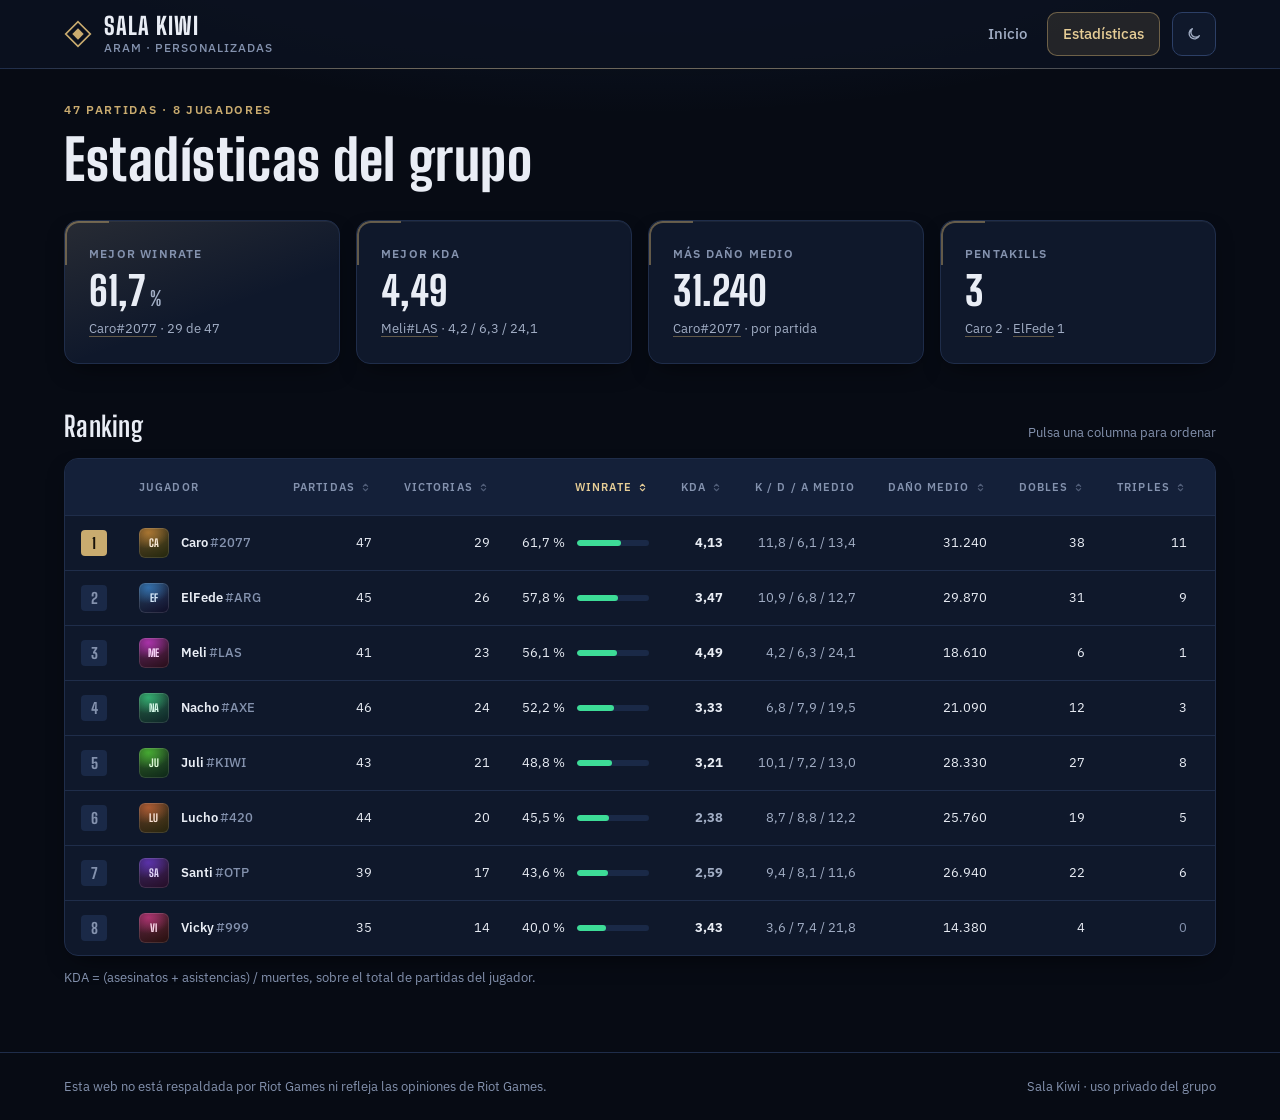
<file: diseno-sala-kiwi/sala-kiwi/estadisticas.html>
<!doctype html>
<html lang="es">
<head>
<meta charset="utf-8">
<title>Sala Kiwi · Estadísticas del grupo</title>
<meta name="viewport" content="width=device-width, initial-scale=1">
<link rel="preconnect" href="https://fonts.googleapis.com">
<link rel="stylesheet" href="https://fonts.googleapis.com/css2?family=Big+Shoulders+Display:wght@600;700;800&amp;family=IBM+Plex+Mono:wght@500&amp;family=IBM+Plex+Sans:wght@400;500;600;700&amp;display=swap">
<link rel="stylesheet" href="styles.css">
<script src="app.js" defer></script>
</head>
<body>
<div class="app" data-theme="dark">
<a class="skip-link" href="#contenido">Saltar al contenido</a>
<header class="site-header">
<div class="container site-header__inner">
<a class="brand" href="index.html" aria-label="Sala Kiwi, inicio">
<svg class="brand__mark" viewBox="0 0 32 32" aria-hidden="true"><path d="M16 2 30 16 16 30 2 16Z" fill="none" stroke="currentColor" stroke-width="2"></path><path d="M16 9.5 22.5 16 16 22.5 9.5 16Z" fill="currentColor"></path></svg>
<span style="display: flex; flex-direction: column; line-height: 1; gap: 4px">Sala Kiwi<span class="brand__sub">ARAM · personalizadas</span></span>
</a>
<nav class="nav" aria-label="Principal">
<a class="nav__link" href="index.html">Inicio</a>
<a class="nav__link" href="estadisticas.html" aria-current="page">Estadísticas</a>
<button class="theme-toggle" type="button" data-theme-toggle="" aria-label="Cambiar entre tema oscuro y claro">
<svg class="i i--moon" viewBox="0 0 24 24" aria-hidden="true"><path d="M20 14.5A8 8 0 1 1 9.5 4a6.5 6.5 0 0 0 10.5 10.5z"></path></svg>
<svg class="i i--sun" viewBox="0 0 24 24" aria-hidden="true"><circle cx="12" cy="12" r="4"></circle><path d="M12 2.5v2M12 19.5v2M2.5 12h2M19.5 12h2M5.3 5.3l1.4 1.4M17.3 17.3l1.4 1.4M5.3 18.7l1.4-1.4M17.3 6.7l1.4-1.4"></path></svg>
</button>
</nav>
</div>
</header>

<main id="contenido" class="site-main">
<div class="container">

<div class="page-head">
<span class="eyebrow">47 partidas · 8 jugadores</span>
<h1>Estadísticas del grupo</h1>
</div>

<section class="tiles" aria-label="Líderes">
<article class="stat-tile stat-tile--feature">
<span class="stat-tile__label">Mejor winrate</span>
<span class="stat-tile__value">61,7<small>%</small></span>
<span class="stat-tile__sub"><a href="jugador.html">Caro#2077</a> · 29 de 47</span>
</article>
<article class="stat-tile">
<span class="stat-tile__label">Mejor KDA</span>
<span class="stat-tile__value">4,49</span>
<span class="stat-tile__sub"><a href="jugador.html">Meli#LAS</a> · 4,2 / 6,3 / 24,1</span>
</article>
<article class="stat-tile">
<span class="stat-tile__label">Más daño medio</span>
<span class="stat-tile__value">31.240</span>
<span class="stat-tile__sub"><a href="jugador.html">Caro#2077</a> · por partida</span>
</article>
<article class="stat-tile">
<span class="stat-tile__label">Pentakills</span>
<span class="stat-tile__value">3</span>
<span class="stat-tile__sub"><a href="jugador.html">Caro</a> 2 · <a href="jugador.html">ElFede</a> 1</span>
</article>
</section>

<section class="section" aria-labelledby="ranking">
<div class="section__head"><h2 id="ranking">Ranking</h2><span class="section__hint">Pulsa una columna para ordenar</span></div>
<div class="table-wrap">
<table class="data-table" data-sortable="">
<caption class="sr-only">Ranking de jugadores. Ordenado por winrate, de mayor a menor.</caption>
<thead>
<tr>
<th scope="col"><span class="sr-only">Puesto</span></th>
<th scope="col" class="ta-left">Jugador</th>
<th scope="col"><button class="sort" type="button">Partidas<svg class="i i--sm" viewBox="0 0 24 24" aria-hidden="true"><path d="M8 10l4-4 4 4M8 14l4 4 4-4"></path></svg></button></th>
<th scope="col"><button class="sort" type="button">Victorias<svg class="i i--sm" viewBox="0 0 24 24" aria-hidden="true"><path d="M8 10l4-4 4 4M8 14l4 4 4-4"></path></svg></button></th>
<th scope="col" aria-sort="descending"><button class="sort" type="button">Winrate<svg class="i i--sm" viewBox="0 0 24 24" aria-hidden="true"><path d="M8 10l4-4 4 4M8 14l4 4 4-4"></path></svg></button></th>
<th scope="col"><button class="sort" type="button">KDA<svg class="i i--sm" viewBox="0 0 24 24" aria-hidden="true"><path d="M8 10l4-4 4 4M8 14l4 4 4-4"></path></svg></button></th>
<th scope="col">K / D / A medio</th>
<th scope="col"><button class="sort" type="button">Daño medio<svg class="i i--sm" viewBox="0 0 24 24" aria-hidden="true"><path d="M8 10l4-4 4 4M8 14l4 4 4-4"></path></svg></button></th>
<th scope="col"><button class="sort" type="button">Dobles<svg class="i i--sm" viewBox="0 0 24 24" aria-hidden="true"><path d="M8 10l4-4 4 4M8 14l4 4 4-4"></path></svg></button></th>
<th scope="col"><button class="sort" type="button">Triples<svg class="i i--sm" viewBox="0 0 24 24" aria-hidden="true"><path d="M8 10l4-4 4 4M8 14l4 4 4-4"></path></svg></button></th>
<th scope="col"><button class="sort" type="button">Cuádr.<svg class="i i--sm" viewBox="0 0 24 24" aria-hidden="true"><path d="M8 10l4-4 4 4M8 14l4 4 4-4"></path></svg></button></th>
<th scope="col"><button class="sort" type="button">Pentas<svg class="i i--sm" viewBox="0 0 24 24" aria-hidden="true"><path d="M8 10l4-4 4 4M8 14l4 4 4-4"></path></svg></button></th>
</tr>
</thead>
<tbody>
<tr><td><span class="rank">1</span></td><td class="ta-left"><span class="who-cell"><span class="icon icon--sm" style="--h:34" aria-hidden="true">CA</span><a class="player-name" href="jugador.html">Caro<span class="tag">#2077</span></a></span></td><td data-value="47">47</td><td data-value="29">29</td><td data-value="61.7"><span class="wr-cell">61,7 %<span class="meter meter--win" style="--pct:61.7" aria-hidden="true"><span></span></span></span></td><td data-value="4.13"><span class="kda-ratio kda-ratio--good">4,13</span></td><td class="muted">11,8 / 6,1 / 13,4</td><td data-value="31240">31.240</td><td data-value="38">38</td><td data-value="11">11</td><td data-value="4">4</td><td data-value="2"><span class="badge badge--penta">2</span></td></tr>
<tr><td><span class="rank">2</span></td><td class="ta-left"><span class="who-cell"><span class="icon icon--sm" style="--h:210" aria-hidden="true">EF</span><a class="player-name" href="jugador.html">ElFede<span class="tag">#ARG</span></a></span></td><td data-value="45">45</td><td data-value="26">26</td><td data-value="57.8"><span class="wr-cell">57,8 %<span class="meter meter--win" style="--pct:57.8" aria-hidden="true"><span></span></span></span></td><td data-value="3.47"><span class="kda-ratio kda-ratio--good">3,47</span></td><td class="muted">10,9 / 6,8 / 12,7</td><td data-value="29870">29.870</td><td data-value="31">31</td><td data-value="9">9</td><td data-value="3">3</td><td data-value="1"><span class="badge badge--penta">1</span></td></tr>
<tr><td><span class="rank">3</span></td><td class="ta-left"><span class="who-cell"><span class="icon icon--sm" style="--h:300" aria-hidden="true">ME</span><a class="player-name" href="jugador.html">Meli<span class="tag">#LAS</span></a></span></td><td data-value="41">41</td><td data-value="23">23</td><td data-value="56.1"><span class="wr-cell">56,1 %<span class="meter meter--win" style="--pct:56.1" aria-hidden="true"><span></span></span></span></td><td data-value="4.49"><span class="kda-ratio kda-ratio--good">4,49</span></td><td class="muted">4,2 / 6,3 / 24,1</td><td data-value="18610">18.610</td><td data-value="6">6</td><td data-value="1">1</td><td data-value="0" class="zero">0</td><td data-value="0" class="zero">0</td></tr>
<tr><td><span class="rank">4</span></td><td class="ta-left"><span class="who-cell"><span class="icon icon--sm" style="--h:150" aria-hidden="true">NA</span><a class="player-name" href="jugador.html">Nacho<span class="tag">#AXE</span></a></span></td><td data-value="46">46</td><td data-value="24">24</td><td data-value="52.2"><span class="wr-cell">52,2 %<span class="meter meter--win" style="--pct:52.2" aria-hidden="true"><span></span></span></span></td><td data-value="3.33"><span class="kda-ratio kda-ratio--good">3,33</span></td><td class="muted">6,8 / 7,9 / 19,5</td><td data-value="21090">21.090</td><td data-value="12">12</td><td data-value="3">3</td><td data-value="1">1</td><td data-value="0" class="zero">0</td></tr>
<tr><td><span class="rank">5</span></td><td class="ta-left"><span class="who-cell"><span class="icon icon--sm" style="--h:110" aria-hidden="true">JU</span><a class="player-name" href="jugador.html">Juli<span class="tag">#KIWI</span></a></span></td><td data-value="43">43</td><td data-value="21">21</td><td data-value="48.8"><span class="wr-cell">48,8 %<span class="meter meter--win" style="--pct:48.8" aria-hidden="true"><span></span></span></span></td><td data-value="3.21"><span class="kda-ratio kda-ratio--good">3,21</span></td><td class="muted">10,1 / 7,2 / 13,0</td><td data-value="28330">28.330</td><td data-value="27">27</td><td data-value="8">8</td><td data-value="2">2</td><td data-value="0" class="zero">0</td></tr>
<tr><td><span class="rank">6</span></td><td class="ta-left"><span class="who-cell"><span class="icon icon--sm" style="--h:20" aria-hidden="true">LU</span><a class="player-name" href="jugador.html">Lucho<span class="tag">#420</span></a></span></td><td data-value="44">44</td><td data-value="20">20</td><td data-value="45.5"><span class="wr-cell">45,5 %<span class="meter meter--win" style="--pct:45.5" aria-hidden="true"><span></span></span></span></td><td data-value="2.38"><span class="kda-ratio">2,38</span></td><td class="muted">8,7 / 8,8 / 12,2</td><td data-value="25760">25.760</td><td data-value="19">19</td><td data-value="5">5</td><td data-value="1">1</td><td data-value="0" class="zero">0</td></tr>
<tr><td><span class="rank">7</span></td><td class="ta-left"><span class="who-cell"><span class="icon icon--sm" style="--h:260" aria-hidden="true">SA</span><a class="player-name" href="jugador.html">Santi<span class="tag">#OTP</span></a></span></td><td data-value="39">39</td><td data-value="17">17</td><td data-value="43.6"><span class="wr-cell">43,6 %<span class="meter meter--win" style="--pct:43.6" aria-hidden="true"><span></span></span></span></td><td data-value="2.59"><span class="kda-ratio">2,59</span></td><td class="muted">9,4 / 8,1 / 11,6</td><td data-value="26940">26.940</td><td data-value="22">22</td><td data-value="6">6</td><td data-value="2">2</td><td data-value="0" class="zero">0</td></tr>
<tr><td><span class="rank">8</span></td><td class="ta-left"><span class="who-cell"><span class="icon icon--sm" style="--h:330" aria-hidden="true">VI</span><a class="player-name" href="jugador.html">Vicky<span class="tag">#999</span></a></span></td><td data-value="35">35</td><td data-value="14">14</td><td data-value="40"><span class="wr-cell">40,0 %<span class="meter meter--win" style="--pct:40" aria-hidden="true"><span></span></span></span></td><td data-value="3.43"><span class="kda-ratio kda-ratio--good">3,43</span></td><td class="muted">3,6 / 7,4 / 21,8</td><td data-value="14380">14.380</td><td data-value="4">4</td><td data-value="0" class="zero">0</td><td data-value="0" class="zero">0</td><td data-value="0" class="zero">0</td></tr>
</tbody>
</table>
</div>
<p class="section__hint" style="margin-top: 12px">KDA = (asesinatos + asistencias) / muertes, sobre el total de partidas del jugador.</p>
</section>

</div>
</main>

<footer class="site-footer">
<div class="container site-footer__inner">
<p>Esta web no está respaldada por Riot Games ni refleja las opiniones de Riot Games.</p>
<p>Sala Kiwi · uso privado del grupo</p>
</div>
</footer>
</div>
</body>
</html>
</file>
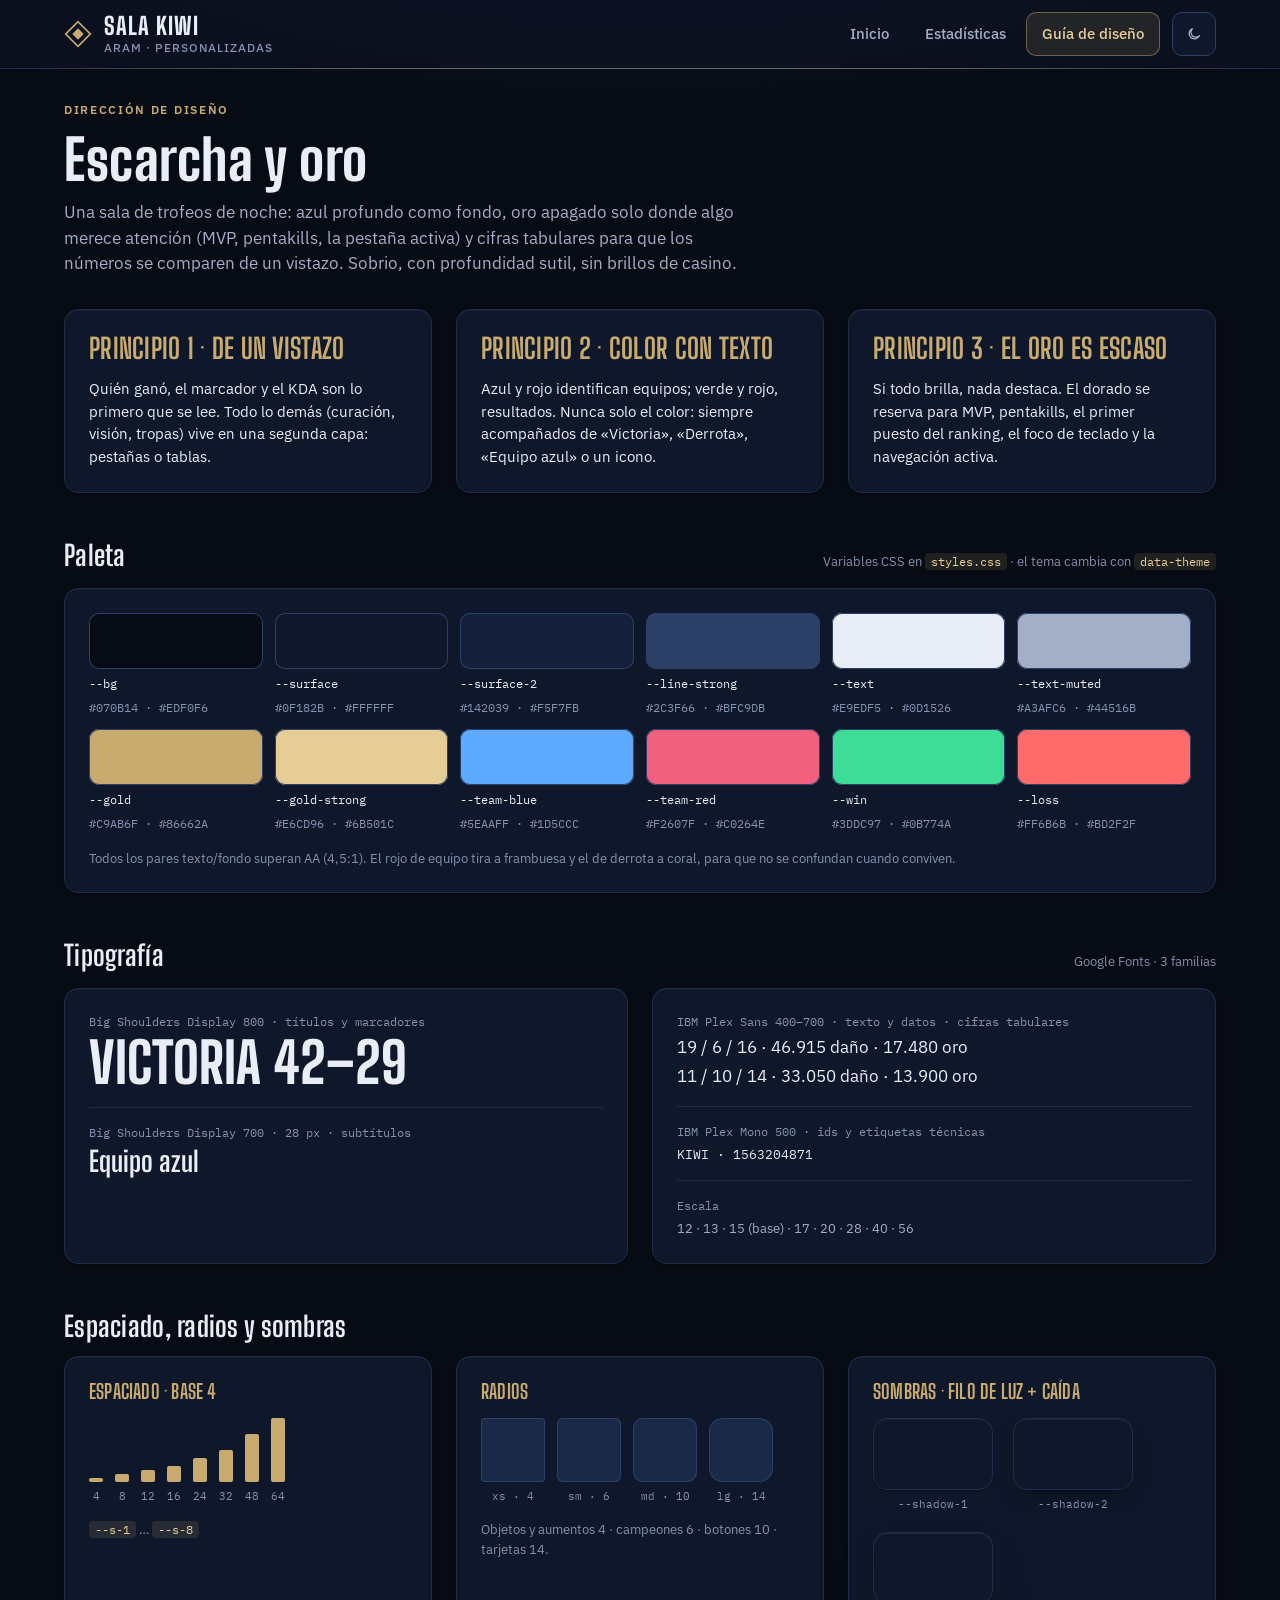
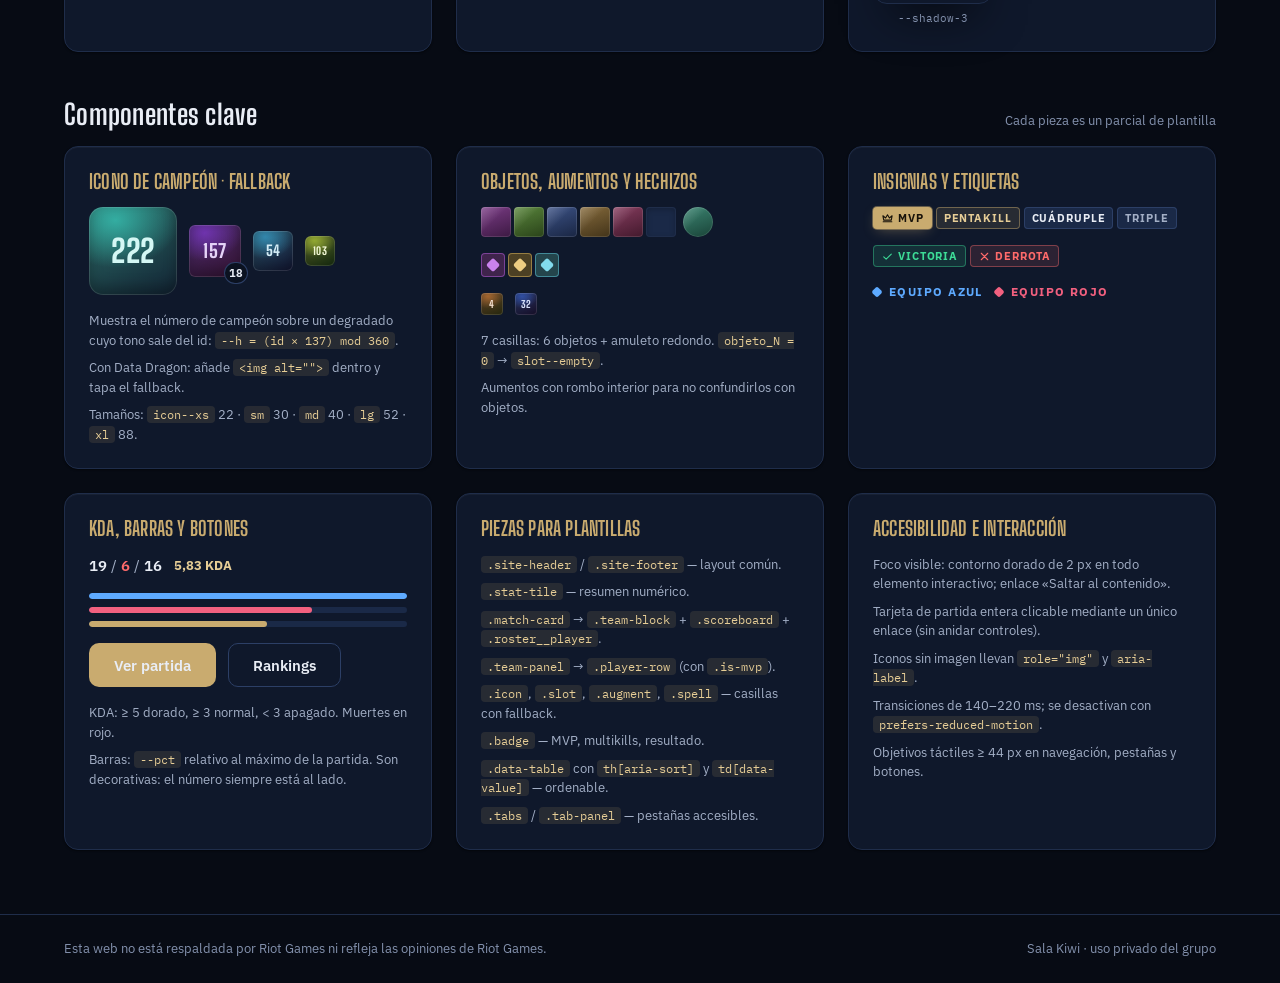
<file: diseno-sala-kiwi/sala-kiwi/guia-diseno.html>
<!doctype html>
<html lang="es">
<head>
<meta charset="utf-8">
<title>Sala Kiwi · Dirección de diseño</title>
<meta name="viewport" content="width=device-width, initial-scale=1">
<link rel="preconnect" href="https://fonts.googleapis.com">
<link rel="stylesheet" href="https://fonts.googleapis.com/css2?family=Big+Shoulders+Display:wght@600;700;800&amp;family=IBM+Plex+Mono:wght@500&amp;family=IBM+Plex+Sans:wght@400;500;600;700&amp;display=swap">
<link rel="stylesheet" href="styles.css">
<script src="app.js" defer></script>
</head>
<body>
<div class="app" data-theme="dark">
<a class="skip-link" href="#contenido">Saltar al contenido</a>
<header class="site-header">
<div class="container site-header__inner">
<a class="brand" href="index.html" aria-label="Sala Kiwi, inicio">
<svg class="brand__mark" viewBox="0 0 32 32" aria-hidden="true"><path d="M16 2 30 16 16 30 2 16Z" fill="none" stroke="currentColor" stroke-width="2"></path><path d="M16 9.5 22.5 16 16 22.5 9.5 16Z" fill="currentColor"></path></svg>
<span style="display: flex; flex-direction: column; line-height: 1; gap: 4px">Sala Kiwi<span class="brand__sub">ARAM · personalizadas</span></span>
</a>
<nav class="nav" aria-label="Principal">
<a class="nav__link" href="index.html">Inicio</a>
<a class="nav__link" href="estadisticas.html">Estadísticas</a>
<a class="nav__link" href="guia-diseno.html" aria-current="page">Guía de diseño</a>
<button class="theme-toggle" type="button" data-theme-toggle="" aria-label="Cambiar entre tema oscuro y claro">
<svg class="i i--moon" viewBox="0 0 24 24" aria-hidden="true"><path d="M20 14.5A8 8 0 1 1 9.5 4a6.5 6.5 0 0 0 10.5 10.5z"></path></svg>
<svg class="i i--sun" viewBox="0 0 24 24" aria-hidden="true"><circle cx="12" cy="12" r="4"></circle><path d="M12 2.5v2M12 19.5v2M2.5 12h2M19.5 12h2M5.3 5.3l1.4 1.4M17.3 17.3l1.4 1.4M5.3 18.7l1.4-1.4M17.3 6.7l1.4-1.4"></path></svg>
</button>
</nav>
</div>
</header>

<main id="contenido" class="site-main">
<div class="container">

<div class="page-head">
<span class="eyebrow">Dirección de diseño</span>
<h1>Escarcha y oro</h1>
<p class="lead">Una sala de trofeos de noche: azul profundo como fondo, oro apagado solo donde algo merece atención (MVP, pentakills, la pestaña activa) y cifras tabulares para que los números se comparen de un vistazo. Sobrio, con profundidad sutil, sin brillos de casino.</p>
</div>

<div class="doc-grid">
<section class="panel" aria-labelledby="p1">
<h2 id="p1" class="panel__title">Principio 1 · De un vistazo</h2>
<p>Quién ganó, el marcador y el KDA son lo primero que se lee. Todo lo demás (curación, visión, tropas) vive en una segunda capa: pestañas o tablas.</p>
</section>
<section class="panel" aria-labelledby="p2">
<h2 id="p2" class="panel__title">Principio 2 · Color con texto</h2>
<p>Azul y rojo identifican equipos; verde y rojo, resultados. Nunca solo el color: siempre acompañados de «Victoria», «Derrota», «Equipo azul» o un icono.</p>
</section>
<section class="panel" aria-labelledby="p3">
<h2 id="p3" class="panel__title">Principio 3 · El oro es escaso</h2>
<p>Si todo brilla, nada destaca. El dorado se reserva para MVP, pentakills, el primer puesto del ranking, el foco de teclado y la navegación activa.</p>
</section>
</div>

<section class="section" aria-labelledby="paleta">
<div class="section__head"><h2 id="paleta">Paleta</h2><span class="section__hint">Variables CSS en <span class="code-inline">styles.css</span> · el tema cambia con <span class="code-inline">data-theme</span></span></div>
<div class="panel">
<div class="swatches">
<div class="swatch"><div class="swatch__chip" style="background: var(--bg)"></div><span class="swatch__name">--bg</span><span class="swatch__hex">#070B14 · #EDF0F6</span></div>
<div class="swatch"><div class="swatch__chip" style="background: var(--surface)"></div><span class="swatch__name">--surface</span><span class="swatch__hex">#0F182B · #FFFFFF</span></div>
<div class="swatch"><div class="swatch__chip" style="background: var(--surface-2)"></div><span class="swatch__name">--surface-2</span><span class="swatch__hex">#142039 · #F5F7FB</span></div>
<div class="swatch"><div class="swatch__chip" style="background: var(--line-strong)"></div><span class="swatch__name">--line-strong</span><span class="swatch__hex">#2C3F66 · #BFC9DB</span></div>
<div class="swatch"><div class="swatch__chip" style="background: var(--text)"></div><span class="swatch__name">--text</span><span class="swatch__hex">#E9EDF5 · #0D1526</span></div>
<div class="swatch"><div class="swatch__chip" style="background: var(--text-muted)"></div><span class="swatch__name">--text-muted</span><span class="swatch__hex">#A3AFC6 · #44516B</span></div>
<div class="swatch"><div class="swatch__chip" style="background: var(--gold)"></div><span class="swatch__name">--gold</span><span class="swatch__hex">#C9AB6F · #86662A</span></div>
<div class="swatch"><div class="swatch__chip" style="background: var(--gold-strong)"></div><span class="swatch__name">--gold-strong</span><span class="swatch__hex">#E6CD96 · #6B501C</span></div>
<div class="swatch"><div class="swatch__chip" style="background: var(--team-blue)"></div><span class="swatch__name">--team-blue</span><span class="swatch__hex">#5EAAFF · #1D5CCC</span></div>
<div class="swatch"><div class="swatch__chip" style="background: var(--team-red)"></div><span class="swatch__name">--team-red</span><span class="swatch__hex">#F2607F · #C0264E</span></div>
<div class="swatch"><div class="swatch__chip" style="background: var(--win)"></div><span class="swatch__name">--win</span><span class="swatch__hex">#3DDC97 · #0B774A</span></div>
<div class="swatch"><div class="swatch__chip" style="background: var(--loss)"></div><span class="swatch__name">--loss</span><span class="swatch__hex">#FF6B6B · #BD2F2F</span></div>
</div>
<p class="section__hint">Todos los pares texto/fondo superan AA (4,5:1). El rojo de equipo tira a frambuesa y el de derrota a coral, para que no se confundan cuando conviven.</p>
</div>
</section>

<section class="section" aria-labelledby="tipo">
<div class="section__head"><h2 id="tipo">Tipografía</h2><span class="section__hint">Google Fonts · 3 familias</span></div>
<div class="doc-grid">
<div class="panel">
<div class="type-sample"><span class="type-sample__meta">Big Shoulders Display 800 · títulos y marcadores</span><span style="font-family: var(--font-display); font-weight: 800; font-size: 56px; line-height: 1">VICTORIA 42–29</span></div>
<div class="type-sample"><span class="type-sample__meta">Big Shoulders Display 700 · 28 px · subtítulos</span><span style="font-family: var(--font-display); font-weight: 700; font-size: 28px; line-height: 1.1">Equipo azul</span></div>
</div>
<div class="panel">
<div class="type-sample"><span class="type-sample__meta">IBM Plex Sans 400–700 · texto y datos · cifras tabulares</span><span class="num" style="font-size: 17px">19 / 6 / 16 · 46.915 daño · 17.480 oro</span><span class="num" style="font-size: 17px">11 / 10 / 14 · 33.050 daño · 13.900 oro</span></div>
<div class="type-sample"><span class="type-sample__meta">IBM Plex Mono 500 · ids y etiquetas técnicas</span><span style="font-family: var(--font-mono); font-size: 13px">KIWI · 1563204871</span></div>
<div class="type-sample"><span class="type-sample__meta">Escala</span><span class="num" style="font-size: 13px; color: var(--text-muted)">12 · 13 · 15 (base) · 17 · 20 · 28 · 40 · 56</span></div>
</div>
</div>
</section>

<section class="section" aria-labelledby="medidas">
<div class="section__head"><h2 id="medidas">Espaciado, radios y sombras</h2></div>
<div class="doc-grid">
<div class="panel">
<h3 class="panel__title">Espaciado · base 4</h3>
<div class="scale-row">
<div class="scale-step"><span class="scale-step__bar" style="height: 4px"></span>4</div>
<div class="scale-step"><span class="scale-step__bar" style="height: 8px"></span>8</div>
<div class="scale-step"><span class="scale-step__bar" style="height: 12px"></span>12</div>
<div class="scale-step"><span class="scale-step__bar" style="height: 16px"></span>16</div>
<div class="scale-step"><span class="scale-step__bar" style="height: 24px"></span>24</div>
<div class="scale-step"><span class="scale-step__bar" style="height: 32px"></span>32</div>
<div class="scale-step"><span class="scale-step__bar" style="height: 48px"></span>48</div>
<div class="scale-step"><span class="scale-step__bar" style="height: 64px"></span>64</div>
</div>
<p class="section__hint"><span class="code-inline">--s-1</span> … <span class="code-inline">--s-8</span></p>
</div>
<div class="panel">
<h3 class="panel__title">Radios</h3>
<div class="scale-row">
<div class="scale-step"><span class="radius-demo" style="border-radius: 4px"></span>xs · 4</div>
<div class="scale-step"><span class="radius-demo" style="border-radius: 6px"></span>sm · 6</div>
<div class="scale-step"><span class="radius-demo" style="border-radius: 10px"></span>md · 10</div>
<div class="scale-step"><span class="radius-demo" style="border-radius: 14px"></span>lg · 14</div>
</div>
<p class="section__hint">Objetos y aumentos 4 · campeones 6 · botones 10 · tarjetas 14.</p>
</div>
<div class="panel">
<h3 class="panel__title">Sombras · filo de luz + caída</h3>
<div class="scale-row" style="gap: 20px">
<div class="scale-step"><span class="shadow-demo" style="box-shadow: var(--shadow-1)"></span>--shadow-1</div>
<div class="scale-step"><span class="shadow-demo" style="box-shadow: var(--shadow-2)"></span>--shadow-2</div>
<div class="scale-step"><span class="shadow-demo" style="box-shadow: var(--shadow-3)"></span>--shadow-3</div>
</div>
</div>
</div>
</section>

<section class="section" aria-labelledby="comp">
<div class="section__head"><h2 id="comp">Componentes clave</h2><span class="section__hint">Cada pieza es un parcial de plantilla</span></div>
<div class="doc-grid">

<div class="panel">
<h3 class="panel__title">Icono de campeón · fallback</h3>
<div class="demo-row">
<span class="icon icon--xl" style="--h:174" role="img" aria-label="Campeón 222"><span aria-hidden="true">222</span></span>
<span class="champ-stack"><span class="icon icon--lg" style="--h:269" role="img" aria-label="Campeón 157"><span aria-hidden="true">157</span></span><span class="level" aria-label="Nivel 18">18</span></span>
<span class="icon icon--md" style="--h:198" role="img" aria-label="Campeón 54"><span aria-hidden="true">54</span></span>
<span class="icon icon--sm" style="--h:71" role="img" aria-label="Campeón 103"><span aria-hidden="true">103</span></span>
</div>
<ul class="spec-list">
<li>Muestra el número de campeón sobre un degradado cuyo tono sale del id: <code>--h = (id × 137) mod 360</code>.</li>
<li>Con Data Dragon: añade <code>&lt;img alt=""&gt;</code> dentro y tapa el fallback.</li>
<li>Tamaños: <code>icon--xs</code> 22 · <code>sm</code> 30 · <code>md</code> 40 · <code>lg</code> 52 · <code>xl</code> 88.</li>
</ul>
</div>

<div class="panel">
<h3 class="panel__title">Objetos, aumentos y hechizos</h3>
<div class="items" role="group" aria-label="Objetos">
<span class="slot" style="--h:291" role="img" aria-label="Objeto 3031" title="Objeto 3031"></span>
<span class="slot" style="--h:96" role="img" aria-label="Objeto 6672" title="Objeto 6672"></span>
<span class="slot" style="--h:222" role="img" aria-label="Objeto 3006" title="Objeto 3006"></span>
<span class="slot" style="--h:38" role="img" aria-label="Objeto 3094" title="Objeto 3094"></span>
<span class="slot" style="--h:332" role="img" aria-label="Objeto 3036" title="Objeto 3036"></span>
<span class="slot slot--empty" role="img" aria-label="Casilla vacía"></span>
<span class="slot slot--trinket" style="--h:164" role="img" aria-label="Objeto 2052" title="Objeto 2052"></span>
</div>
<div class="augments" role="group" aria-label="Aumentos">
<span class="augment" style="--h:280" role="img" aria-label="Aumento 205" title="Aumento 205"></span>
<span class="augment" style="--h:42" role="img" aria-label="Aumento 1124" title="Aumento 1124"></span>
<span class="augment" style="--h:190" role="img" aria-label="Aumento 87" title="Aumento 87"></span>
</div>
<div class="demo-row">
<span class="icon spell" style="--h:28" role="img" aria-label="Hechizo 4"><span aria-hidden="true">4</span></span>
<span class="icon spell" style="--h:224" role="img" aria-label="Hechizo 32"><span aria-hidden="true">32</span></span>
</div>
<ul class="spec-list">
<li>7 casillas: 6 objetos + amuleto redondo. <code>objeto_N = 0</code> → <code>slot--empty</code>.</li>
<li>Aumentos con rombo interior para no confundirlos con objetos.</li>
</ul>
</div>

<div class="panel">
<h3 class="panel__title">Insignias y etiquetas</h3>
<div class="badges">
<span class="badge badge--mvp"><svg class="i i--sm" viewBox="0 0 24 24" aria-hidden="true"><path d="M4 18h16M5 15l-1.5-8 5 4L12 5l3.5 6 5-4L19 15z"></path></svg>MVP</span>
<span class="badge badge--penta">Pentakill</span>
<span class="badge badge--quadra">Cuádruple</span>
<span class="badge">Triple</span>
</div>
<div class="badges">
<span class="badge badge--win"><svg class="i i--sm" viewBox="0 0 24 24" aria-hidden="true"><path d="M5 12.5l4.5 4.5L19 7.5"></path></svg>Victoria</span>
<span class="badge badge--loss"><svg class="i i--sm" viewBox="0 0 24 24" aria-hidden="true"><path d="M6 6l12 12M18 6L6 18"></path></svg>Derrota</span>
</div>
<div class="demo-row"><span class="team-label team-label--blue">Equipo azul</span><span class="team-label team-label--red">Equipo rojo</span></div>
</div>

<div class="panel">
<h3 class="panel__title">KDA, barras y botones</h3>
<div class="demo-row"><span class="kda num"><b>19</b> / <b class="kda__d">6</b> / <b>16</b></span><span class="kda-ratio kda-ratio--great">5,83 KDA</span></div>
<div style="display: flex; flex-direction: column; gap: 8px">
<span class="meter meter--blue" style="--pct:100" aria-hidden="true"><span></span></span>
<span class="meter meter--red" style="--pct:70" aria-hidden="true"><span></span></span>
<span class="meter meter--gold" style="--pct:56" aria-hidden="true"><span></span></span>
</div>
<div class="demo-row">
<a class="btn btn--primary" href="partida.html">Ver partida</a>
<a class="btn btn--ghost" href="estadisticas.html">Rankings</a>
</div>
<ul class="spec-list">
<li>KDA: ≥ 5 dorado, ≥ 3 normal, &lt; 3 apagado. Muertes en rojo.</li>
<li>Barras: <code>--pct</code> relativo al máximo de la partida. Son decorativas: el número siempre está al lado.</li>
</ul>
</div>

<div class="panel">
<h3 class="panel__title">Piezas para plantillas</h3>
<ul class="spec-list">
<li><code>.site-header</code> / <code>.site-footer</code> — layout común.</li>
<li><code>.stat-tile</code> — resumen numérico.</li>
<li><code>.match-card</code> → <code>.team-block</code> + <code>.scoreboard</code> + <code>.roster__player</code>.</li>
<li><code>.team-panel</code> → <code>.player-row</code> (con <code>.is-mvp</code>).</li>
<li><code>.icon</code>, <code>.slot</code>, <code>.augment</code>, <code>.spell</code> — casillas con fallback.</li>
<li><code>.badge</code> — MVP, multikills, resultado.</li>
<li><code>.data-table</code> con <code>th[aria-sort]</code> y <code>td[data-value]</code> — ordenable.</li>
<li><code>.tabs</code> / <code>.tab-panel</code> — pestañas accesibles.</li>
</ul>
</div>

<div class="panel">
<h3 class="panel__title">Accesibilidad e interacción</h3>
<ul class="spec-list">
<li>Foco visible: contorno dorado de 2 px en todo elemento interactivo; enlace «Saltar al contenido».</li>
<li>Tarjeta de partida entera clicable mediante un único enlace (sin anidar controles).</li>
<li>Iconos sin imagen llevan <code>role="img"</code> y <code>aria-label</code>.</li>
<li>Transiciones de 140–220 ms; se desactivan con <code>prefers-reduced-motion</code>.</li>
<li>Objetivos táctiles ≥ 44 px en navegación, pestañas y botones.</li>
</ul>
</div>

</div>
</section>

</div>
</main>

<footer class="site-footer">
<div class="container site-footer__inner">
<p>Esta web no está respaldada por Riot Games ni refleja las opiniones de Riot Games.</p>
<p>Sala Kiwi · uso privado del grupo</p>
</div>
</footer>
</div>
</body>
</html>
</file>
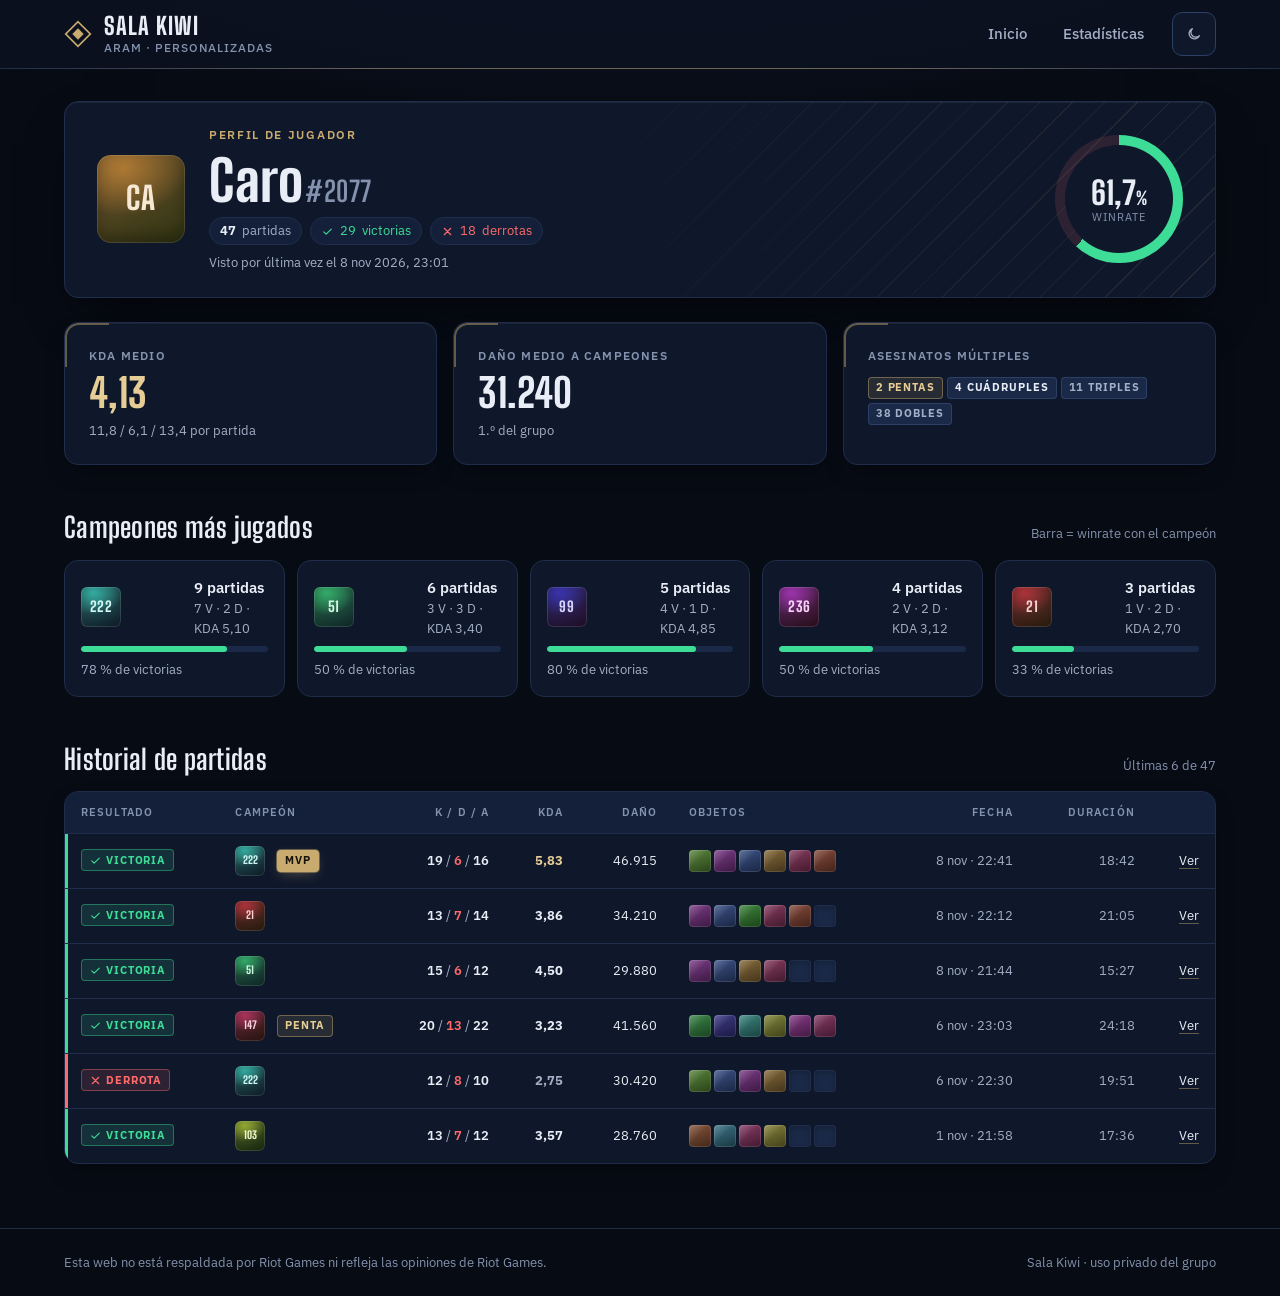
<file: diseno-sala-kiwi/sala-kiwi/jugador.html>
<!doctype html>
<html lang="es">
<head>
<meta charset="utf-8">
<title>Sala Kiwi · Caro#2077</title>
<meta name="viewport" content="width=device-width, initial-scale=1">
<link rel="preconnect" href="https://fonts.googleapis.com">
<link rel="stylesheet" href="https://fonts.googleapis.com/css2?family=Big+Shoulders+Display:wght@600;700;800&amp;family=IBM+Plex+Mono:wght@500&amp;family=IBM+Plex+Sans:wght@400;500;600;700&amp;display=swap">
<link rel="stylesheet" href="styles.css">
<script src="app.js" defer></script>
</head>
<body>
<div class="app" data-theme="dark">
<a class="skip-link" href="#contenido">Saltar al contenido</a>
<header class="site-header">
<div class="container site-header__inner">
<a class="brand" href="index.html" aria-label="Sala Kiwi, inicio">
<svg class="brand__mark" viewBox="0 0 32 32" aria-hidden="true"><path d="M16 2 30 16 16 30 2 16Z" fill="none" stroke="currentColor" stroke-width="2"></path><path d="M16 9.5 22.5 16 16 22.5 9.5 16Z" fill="currentColor"></path></svg>
<span style="display: flex; flex-direction: column; line-height: 1; gap: 4px">Sala Kiwi<span class="brand__sub">ARAM · personalizadas</span></span>
</a>
<nav class="nav" aria-label="Principal">
<a class="nav__link" href="index.html">Inicio</a>
<a class="nav__link" href="estadisticas.html">Estadísticas</a>
<button class="theme-toggle" type="button" data-theme-toggle="" aria-label="Cambiar entre tema oscuro y claro">
<svg class="i i--moon" viewBox="0 0 24 24" aria-hidden="true"><path d="M20 14.5A8 8 0 1 1 9.5 4a6.5 6.5 0 0 0 10.5 10.5z"></path></svg>
<svg class="i i--sun" viewBox="0 0 24 24" aria-hidden="true"><circle cx="12" cy="12" r="4"></circle><path d="M12 2.5v2M12 19.5v2M2.5 12h2M19.5 12h2M5.3 5.3l1.4 1.4M17.3 17.3l1.4 1.4M5.3 18.7l1.4-1.4M17.3 6.7l1.4-1.4"></path></svg>
</button>
</nav>
</div>
</header>

<main id="contenido" class="site-main">
<div class="container">

<section class="profile-head" aria-labelledby="perfil">
<span class="icon icon--xl" style="--h:34; position: relative; z-index: 1" role="img" aria-label="Avatar de Caro"><span aria-hidden="true">CA</span></span>
<div class="profile-head__id" style="position: relative; z-index: 1">
<span class="eyebrow">Perfil de jugador</span>
<h1 id="perfil" class="profile-head__name">Caro<span class="tag">#2077</span></h1>
<div class="page-head__meta">
<span class="chip"><b class="num" style="color: var(--text)">47</b> partidas</span>
<span class="chip" style="color: var(--win)"><svg class="i i--sm" viewBox="0 0 24 24" aria-hidden="true"><path d="M5 12.5l4.5 4.5L19 7.5"></path></svg><span class="num">29</span> victorias</span>
<span class="chip" style="color: var(--loss)"><svg class="i i--sm" viewBox="0 0 24 24" aria-hidden="true"><path d="M6 6l12 12M18 6L6 18"></path></svg><span class="num">18</span> derrotas</span>
</div>
<span class="profile-head__seen">Visto por última vez el <time datetime="2026-11-08T23:01">8 nov 2026, 23:01</time></span>
</div>
<div class="wr-ring" style="--pct:61.7" role="img" aria-label="Winrate 61,7 por ciento">
<div class="wr-ring__inner" aria-hidden="true"><div class="wr-ring__value">61,7<span style="font-size: 18px">%</span></div><div class="wr-ring__label">Winrate</div></div>
</div>
</section>

<section class="tiles" aria-label="Medias" style="margin-top: 24px">
<article class="stat-tile">
<span class="stat-tile__label">KDA medio</span>
<span class="stat-tile__value" style="color: var(--gold-strong)">4,13</span>
<span class="stat-tile__sub num">11,8 / 6,1 / 13,4 por partida</span>
</article>
<article class="stat-tile">
<span class="stat-tile__label">Daño medio a campeones</span>
<span class="stat-tile__value">31.240</span>
<span class="stat-tile__sub">1.º del grupo</span>
</article>
<article class="stat-tile">
<span class="stat-tile__label">Asesinatos múltiples</span>
<div class="badges" style="margin-top: 4px">
<span class="badge badge--penta"><span class="num">2</span> Pentas</span>
<span class="badge badge--quadra"><span class="num">4</span> Cuádruples</span>
<span class="badge"><span class="num">11</span> Triples</span>
<span class="badge"><span class="num">38</span> Dobles</span>
</div>
</article>
</section>

<section class="section" aria-labelledby="campeones">
<div class="section__head"><h2 id="campeones">Campeones más jugados</h2><span class="section__hint">Barra = winrate con el campeón</span></div>
<ul class="champ-grid" style="list-style: none; margin: 0; padding: 0">
<li class="champ-card">
<span class="icon icon--md" style="--h:174" role="img" aria-label="Campeón 222"><span aria-hidden="true">222</span></span>
<div><div class="champ-card__title">9 partidas</div><div class="champ-card__sub">7 V · 2 D · KDA 5,10</div></div>
<span class="meter meter--win" style="--pct:78" aria-hidden="true"><span></span></span>
<span class="champ-card__sub">78 % de victorias</span>
</li>
<li class="champ-card">
<span class="icon icon--md" style="--h:147" role="img" aria-label="Campeón 51"><span aria-hidden="true">51</span></span>
<div><div class="champ-card__title">6 partidas</div><div class="champ-card__sub">3 V · 3 D · KDA 3,40</div></div>
<span class="meter meter--win" style="--pct:50" aria-hidden="true"><span></span></span>
<span class="champ-card__sub">50 % de victorias</span>
</li>
<li class="champ-card">
<span class="icon icon--md" style="--h:243" role="img" aria-label="Campeón 99"><span aria-hidden="true">99</span></span>
<div><div class="champ-card__title">5 partidas</div><div class="champ-card__sub">4 V · 1 D · KDA 4,85</div></div>
<span class="meter meter--win" style="--pct:80" aria-hidden="true"><span></span></span>
<span class="champ-card__sub">80 % de victorias</span>
</li>
<li class="champ-card">
<span class="icon icon--md" style="--h:292" role="img" aria-label="Campeón 236"><span aria-hidden="true">236</span></span>
<div><div class="champ-card__title">4 partidas</div><div class="champ-card__sub">2 V · 2 D · KDA 3,12</div></div>
<span class="meter meter--win" style="--pct:50" aria-hidden="true"><span></span></span>
<span class="champ-card__sub">50 % de victorias</span>
</li>
<li class="champ-card">
<span class="icon icon--md" style="--h:357" role="img" aria-label="Campeón 21"><span aria-hidden="true">21</span></span>
<div><div class="champ-card__title">3 partidas</div><div class="champ-card__sub">1 V · 2 D · KDA 2,70</div></div>
<span class="meter meter--win" style="--pct:33" aria-hidden="true"><span></span></span>
<span class="champ-card__sub">33 % de victorias</span>
</li>
</ul>
</section>

<section class="section" aria-labelledby="historial">
<div class="section__head"><h2 id="historial">Historial de partidas</h2><span class="section__hint">Últimas 6 de 47</span></div>
<div class="table-wrap">
<table class="data-table">
<thead>
<tr>
<th scope="col">Resultado</th>
<th scope="col" class="ta-left">Campeón</th>
<th scope="col">K / D / A</th>
<th scope="col">KDA</th>
<th scope="col">Daño</th>
<th scope="col" class="ta-left">Objetos</th>
<th scope="col">Fecha</th>
<th scope="col">Duración</th>
<th scope="col"><span class="sr-only">Enlace</span></th>
</tr>
</thead>
<tbody>
<tr class="history-row is-win">
<td><span class="badge badge--win"><svg class="i i--sm" viewBox="0 0 24 24" aria-hidden="true"><path d="M5 12.5l4.5 4.5L19 7.5"></path></svg>Victoria</span></td>
<td class="ta-left"><span class="who-cell"><span class="icon icon--sm" style="--h:174" role="img" aria-label="Campeón 222"><span aria-hidden="true">222</span></span><span class="badge badge--mvp">MVP</span></span></td>
<td><span class="kda"><b>19</b> / <b class="kda__d">6</b> / <b>16</b></span></td>
<td><span class="kda-ratio kda-ratio--great">5,83</span></td>
<td>46.915</td>
<td class="ta-left"><div class="items"><span class="slot slot--sm" style="--h:96" role="img" aria-label="Objeto 6672"></span><span class="slot slot--sm" style="--h:291" role="img" aria-label="Objeto 3031"></span><span class="slot slot--sm" style="--h:222" role="img" aria-label="Objeto 3006"></span><span class="slot slot--sm" style="--h:38" role="img" aria-label="Objeto 3094"></span><span class="slot slot--sm" style="--h:332" role="img" aria-label="Objeto 3036"></span><span class="slot slot--sm" style="--h:12" role="img" aria-label="Objeto 3072"></span></div></td>
<td class="muted"><time datetime="2026-11-08T22:41">8 nov · 22:41</time></td>
<td class="muted">18:42</td>
<td><a href="partida.html">Ver<span class="sr-only"> partida del 8 nov, 22:41</span></a></td>
</tr>
<tr class="history-row is-win">
<td><span class="badge badge--win"><svg class="i i--sm" viewBox="0 0 24 24" aria-hidden="true"><path d="M5 12.5l4.5 4.5L19 7.5"></path></svg>Victoria</span></td>
<td class="ta-left"><span class="who-cell"><span class="icon icon--sm" style="--h:357" role="img" aria-label="Campeón 21"><span aria-hidden="true">21</span></span></span></td>
<td><span class="kda"><b>13</b> / <b class="kda__d">7</b> / <b>14</b></span></td>
<td><span class="kda-ratio kda-ratio--good">3,86</span></td>
<td>34.210</td>
<td class="ta-left"><div class="items"><span class="slot slot--sm" style="--h:291" role="img" aria-label="Objeto 3031"></span><span class="slot slot--sm" style="--h:222" role="img" aria-label="Objeto 3006"></span><span class="slot slot--sm" style="--h:118" role="img" aria-label="Objeto 3046"></span><span class="slot slot--sm" style="--h:332" role="img" aria-label="Objeto 3036"></span><span class="slot slot--sm" style="--h:12" role="img" aria-label="Objeto 3072"></span><span class="slot slot--sm slot--empty" role="img" aria-label="Casilla vacía"></span></div></td>
<td class="muted"><time datetime="2026-11-08T22:12">8 nov · 22:12</time></td>
<td class="muted">21:05</td>
<td><a href="partida.html">Ver<span class="sr-only"> partida del 8 nov, 22:12</span></a></td>
</tr>
<tr class="history-row is-win">
<td><span class="badge badge--win"><svg class="i i--sm" viewBox="0 0 24 24" aria-hidden="true"><path d="M5 12.5l4.5 4.5L19 7.5"></path></svg>Victoria</span></td>
<td class="ta-left"><span class="who-cell"><span class="icon icon--sm" style="--h:147" role="img" aria-label="Campeón 51"><span aria-hidden="true">51</span></span></span></td>
<td><span class="kda"><b>15</b> / <b class="kda__d">6</b> / <b>12</b></span></td>
<td><span class="kda-ratio kda-ratio--good">4,50</span></td>
<td>29.880</td>
<td class="ta-left"><div class="items"><span class="slot slot--sm" style="--h:291" role="img" aria-label="Objeto 3031"></span><span class="slot slot--sm" style="--h:222" role="img" aria-label="Objeto 3006"></span><span class="slot slot--sm" style="--h:38" role="img" aria-label="Objeto 3094"></span><span class="slot slot--sm" style="--h:332" role="img" aria-label="Objeto 3036"></span><span class="slot slot--sm slot--empty" role="img" aria-label="Casilla vacía"></span><span class="slot slot--sm slot--empty" role="img" aria-label="Casilla vacía"></span></div></td>
<td class="muted"><time datetime="2026-11-08T21:44">8 nov · 21:44</time></td>
<td class="muted">15:27</td>
<td><a href="partida.html">Ver<span class="sr-only"> partida del 8 nov, 21:44</span></a></td>
</tr>
<tr class="history-row is-win">
<td><span class="badge badge--win"><svg class="i i--sm" viewBox="0 0 24 24" aria-hidden="true"><path d="M5 12.5l4.5 4.5L19 7.5"></path></svg>Victoria</span></td>
<td class="ta-left"><span class="who-cell"><span class="icon icon--sm" style="--h:339" role="img" aria-label="Campeón 147"><span aria-hidden="true">147</span></span><span class="badge badge--penta">Penta</span></span></td>
<td><span class="kda"><b>20</b> / <b class="kda__d">13</b> / <b>22</b></span></td>
<td><span class="kda-ratio kda-ratio--good">3,23</span></td>
<td>41.560</td>
<td class="ta-left"><div class="items"><span class="slot slot--sm" style="--h:130" role="img" aria-label="Objeto 6617"></span><span class="slot slot--sm" style="--h:242" role="img" aria-label="Objeto 3158"></span><span class="slot slot--sm" style="--h:176" role="img" aria-label="Objeto 3504"></span><span class="slot slot--sm" style="--h:64" role="img" aria-label="Objeto 2065"></span><span class="slot slot--sm" style="--h:300" role="img" aria-label="Objeto 3011"></span><span class="slot slot--sm" style="--h:326" role="img" aria-label="Objeto 4645"></span></div></td>
<td class="muted"><time datetime="2026-11-06T23:03">6 nov · 23:03</time></td>
<td class="muted">24:18</td>
<td><a href="partida.html">Ver<span class="sr-only"> partida del 6 nov, 23:03</span></a></td>
</tr>
<tr class="history-row is-loss">
<td><span class="badge badge--loss"><svg class="i i--sm" viewBox="0 0 24 24" aria-hidden="true"><path d="M6 6l12 12M18 6L6 18"></path></svg>Derrota</span></td>
<td class="ta-left"><span class="who-cell"><span class="icon icon--sm" style="--h:174" role="img" aria-label="Campeón 222"><span aria-hidden="true">222</span></span></span></td>
<td><span class="kda"><b>12</b> / <b class="kda__d">8</b> / <b>10</b></span></td>
<td><span class="kda-ratio">2,75</span></td>
<td>30.420</td>
<td class="ta-left"><div class="items"><span class="slot slot--sm" style="--h:96" role="img" aria-label="Objeto 6672"></span><span class="slot slot--sm" style="--h:222" role="img" aria-label="Objeto 3006"></span><span class="slot slot--sm" style="--h:291" role="img" aria-label="Objeto 3031"></span><span class="slot slot--sm" style="--h:38" role="img" aria-label="Objeto 3094"></span><span class="slot slot--sm slot--empty" role="img" aria-label="Casilla vacía"></span><span class="slot slot--sm slot--empty" role="img" aria-label="Casilla vacía"></span></div></td>
<td class="muted"><time datetime="2026-11-06T22:30">6 nov · 22:30</time></td>
<td class="muted">19:51</td>
<td><a href="partida.html">Ver<span class="sr-only"> partida del 6 nov, 22:30</span></a></td>
</tr>
<tr class="history-row is-win">
<td><span class="badge badge--win"><svg class="i i--sm" viewBox="0 0 24 24" aria-hidden="true"><path d="M5 12.5l4.5 4.5L19 7.5"></path></svg>Victoria</span></td>
<td class="ta-left"><span class="who-cell"><span class="icon icon--sm" style="--h:71" role="img" aria-label="Campeón 103"><span aria-hidden="true">103</span></span></span></td>
<td><span class="kda"><b>13</b> / <b class="kda__d">7</b> / <b>12</b></span></td>
<td><span class="kda-ratio kda-ratio--good">3,57</span></td>
<td>28.760</td>
<td class="ta-left"><div class="items"><span class="slot slot--sm" style="--h:20" role="img" aria-label="Objeto 6655"></span><span class="slot slot--sm" style="--h:196" role="img" aria-label="Objeto 3020"></span><span class="slot slot--sm" style="--h:326" role="img" aria-label="Objeto 4645"></span><span class="slot slot--sm" style="--h:56" role="img" aria-label="Objeto 3157"></span><span class="slot slot--sm slot--empty" role="img" aria-label="Casilla vacía"></span><span class="slot slot--sm slot--empty" role="img" aria-label="Casilla vacía"></span></div></td>
<td class="muted"><time datetime="2026-11-01T21:58">1 nov · 21:58</time></td>
<td class="muted">17:36</td>
<td><a href="partida.html">Ver<span class="sr-only"> partida del 1 nov, 21:58</span></a></td>
</tr>
</tbody>
</table>
</div>
</section>

</div>
</main>

<footer class="site-footer">
<div class="container site-footer__inner">
<p>Esta web no está respaldada por Riot Games ni refleja las opiniones de Riot Games.</p>
<p>Sala Kiwi · uso privado del grupo</p>
</div>
</footer>
</div>
</body>
</html>
</file>
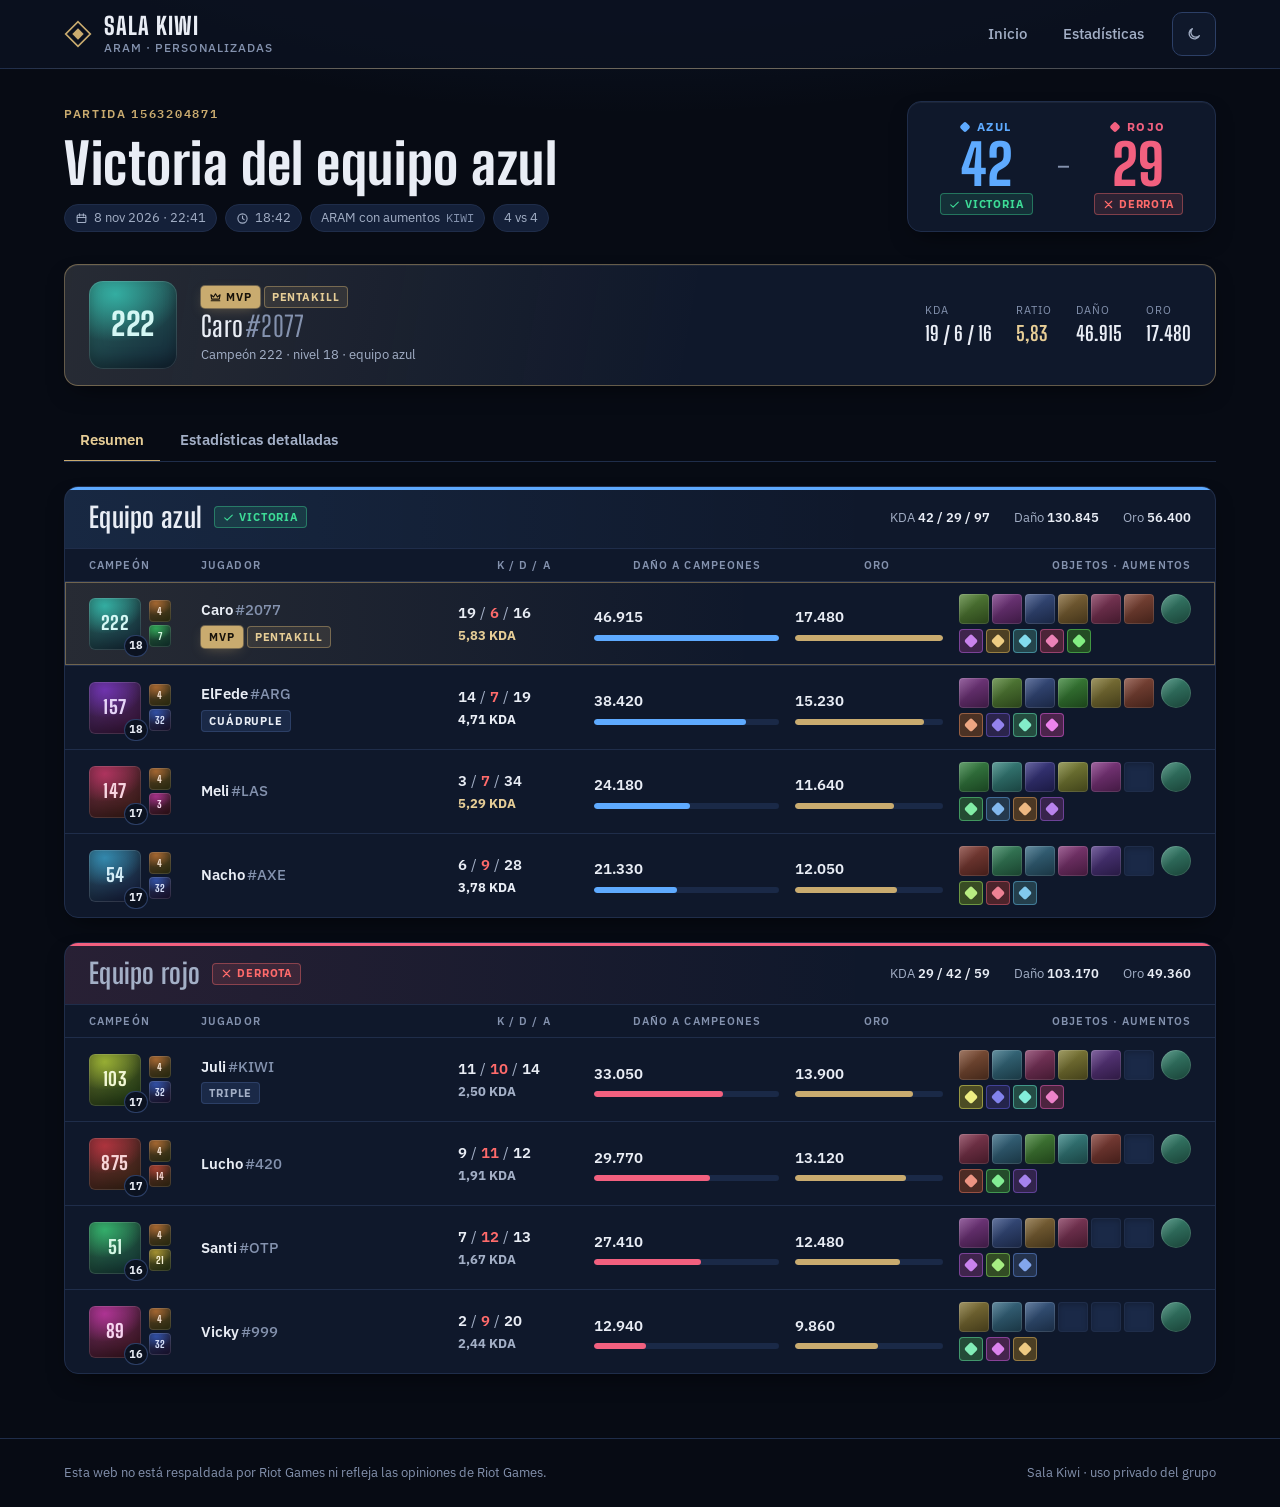
<file: diseno-sala-kiwi/sala-kiwi/partida.html>
<!doctype html>
<html lang="es">
<head>
<meta charset="utf-8">
<title>Sala Kiwi · Partida 1563204871</title>
<meta name="viewport" content="width=device-width, initial-scale=1">
<link rel="preconnect" href="https://fonts.googleapis.com">
<link rel="stylesheet" href="https://fonts.googleapis.com/css2?family=Big+Shoulders+Display:wght@600;700;800&amp;family=IBM+Plex+Mono:wght@500&amp;family=IBM+Plex+Sans:wght@400;500;600;700&amp;display=swap">
<link rel="stylesheet" href="styles.css">
<script src="app.js" defer></script>
</head>
<body>
<div class="app" data-theme="dark">
<a class="skip-link" href="#contenido">Saltar al contenido</a>
<header class="site-header">
<div class="container site-header__inner">
<a class="brand" href="index.html" aria-label="Sala Kiwi, inicio">
<svg class="brand__mark" viewBox="0 0 32 32" aria-hidden="true"><path d="M16 2 30 16 16 30 2 16Z" fill="none" stroke="currentColor" stroke-width="2"></path><path d="M16 9.5 22.5 16 16 22.5 9.5 16Z" fill="currentColor"></path></svg>
<span style="display: flex; flex-direction: column; line-height: 1; gap: 4px">Sala Kiwi<span class="brand__sub">ARAM · personalizadas</span></span>
</a>
<nav class="nav" aria-label="Principal">
<a class="nav__link" href="index.html">Inicio</a>
<a class="nav__link" href="estadisticas.html">Estadísticas</a>
<button class="theme-toggle" type="button" data-theme-toggle="" aria-label="Cambiar entre tema oscuro y claro">
<svg class="i i--moon" viewBox="0 0 24 24" aria-hidden="true"><path d="M20 14.5A8 8 0 1 1 9.5 4a6.5 6.5 0 0 0 10.5 10.5z"></path></svg>
<svg class="i i--sun" viewBox="0 0 24 24" aria-hidden="true"><circle cx="12" cy="12" r="4"></circle><path d="M12 2.5v2M12 19.5v2M2.5 12h2M19.5 12h2M5.3 5.3l1.4 1.4M17.3 17.3l1.4 1.4M5.3 18.7l1.4-1.4M17.3 6.7l1.4-1.4"></path></svg>
</button>
</nav>
</div>
</header>

<main id="contenido" class="site-main">
<div class="container">

<div class="page-head">
<div class="match-hero">
<div style="display: flex; flex-direction: column; gap: 12px">
<span class="eyebrow">Partida <span style="font-family: var(--font-mono)">1563204871</span></span>
<h1>Victoria del equipo azul</h1>
<div class="page-head__meta">
<span class="chip"><svg class="i i--sm" viewBox="0 0 24 24" aria-hidden="true"><rect x="4" y="5.5" width="16" height="14" rx="2"></rect><path d="M4 10h16M8.5 3.5v4M15.5 3.5v4"></path></svg><time datetime="2026-11-08T22:41">8 nov 2026 · 22:41</time></span>
<span class="chip"><svg class="i i--sm" viewBox="0 0 24 24" aria-hidden="true"><circle cx="12" cy="12" r="8.5"></circle><path d="M12 7.5V12l3 2"></path></svg><span class="sr-only">Duración </span>18:42</span>
<span class="chip">ARAM con aumentos <code>KIWI</code></span>
<span class="chip">4 vs 4</span>
</div>
</div>
<div class="match-hero__score" role="group" aria-label="Marcador: equipo azul 42, equipo rojo 29">
<div class="match-hero__side"><span class="team-label team-label--blue">Azul</span><span class="match-hero__num" style="color: var(--team-blue)">42</span><span class="badge badge--win"><svg class="i i--sm" viewBox="0 0 24 24" aria-hidden="true"><path d="M5 12.5l4.5 4.5L19 7.5"></path></svg>Victoria</span></div>
<span class="scoreboard__sep" style="font-family: var(--font-display); font-size: 32px">–</span>
<div class="match-hero__side"><span class="team-label team-label--red">Rojo</span><span class="match-hero__num" style="color: var(--team-red)">29</span><span class="badge badge--loss"><svg class="i i--sm" viewBox="0 0 24 24" aria-hidden="true"><path d="M6 6l12 12M18 6L6 18"></path></svg>Derrota</span></div>
</div>
</div>
</div>

<section class="mvp-card" aria-labelledby="mvp-t">
<span class="icon icon--xl" style="--h:174" role="img" aria-label="Campeón 222"><span aria-hidden="true">222</span></span>
<div class="mvp-card__body">
<div class="badges"><span class="badge badge--mvp"><svg class="i i--sm" viewBox="0 0 24 24" aria-hidden="true"><path d="M4 18h16M5 15l-1.5-8 5 4L12 5l3.5 6 5-4L19 15z"></path></svg>MVP</span><span class="badge badge--penta">Pentakill</span></div>
<h2 id="mvp-t" class="mvp-card__name"><a class="player-name" href="jugador.html">Caro<span class="tag">#2077</span></a></h2>
<span class="mvp-card__line">Campeón 222 · nivel 18 · equipo azul</span>
</div>
<div class="mvp-card__stats">
<div class="mini-stat"><span class="mini-stat__label">KDA</span><span class="mini-stat__value">19 / 6 / 16</span></div>
<div class="mini-stat"><span class="mini-stat__label">Ratio</span><span class="mini-stat__value" style="color: var(--gold-strong)">5,83</span></div>
<div class="mini-stat"><span class="mini-stat__label">Daño</span><span class="mini-stat__value">46.915</span></div>
<div class="mini-stat"><span class="mini-stat__label">Oro</span><span class="mini-stat__value">17.480</span></div>
</div>
</section>

<div class="section" style="margin-top: 32px">
<div class="tabs" role="tablist" aria-label="Vista de la partida">
<button class="tab" type="button" role="tab" id="tab-resumen" aria-controls="panel-resumen" aria-selected="true">Resumen</button>
<button class="tab" type="button" role="tab" id="tab-detalle" aria-controls="panel-detalle" aria-selected="false" tabindex="-1">Estadísticas detalladas</button>
</div>

<div class="tab-panel" id="panel-resumen" role="tabpanel" aria-labelledby="tab-resumen">

<section class="team-panel team-panel--blue is-winner" aria-labelledby="t-blue">
<div class="team-panel__head">
<div class="team-panel__title"><h2 id="t-blue">Equipo azul</h2><span class="badge badge--win"><svg class="i i--sm" viewBox="0 0 24 24" aria-hidden="true"><path d="M5 12.5l4.5 4.5L19 7.5"></path></svg>Victoria</span></div>
<div class="team-panel__totals"><span>KDA <b>42 / 29 / 97</b></span><span>Daño <b>130.845</b></span><span>Oro <b>56.400</b></span></div>
</div>
<div class="player-cols" aria-hidden="true"><span>Campeón</span><span>Jugador</span><span>K / D / A</span><span>Daño a campeones</span><span>Oro</span><span>Objetos · aumentos</span></div>
<ol class="player-list">

<li class="player-row is-mvp">
<div class="player-row__champ">
<span class="champ-stack"><span class="icon icon--lg" style="--h:174" role="img" aria-label="Campeón 222"><span aria-hidden="true">222</span></span><span class="level"><span class="sr-only">Nivel </span>18</span></span>
<span class="spells" role="group" aria-label="Hechizos"><span class="icon spell" style="--h:28" role="img" aria-label="Hechizo 4"><span aria-hidden="true">4</span></span><span class="icon spell" style="--h:140" role="img" aria-label="Hechizo 7"><span aria-hidden="true">7</span></span></span>
</div>
<div class="player-row__who"><a class="player-name" href="jugador.html">Caro<span class="tag">#2077</span></a><div class="badges"><span class="badge badge--mvp">MVP</span><span class="badge badge--penta">Pentakill</span></div></div>
<div class="player-row__kda"><span class="kda num"><b>19</b> / <b class="kda__d">6</b> / <b>16</b></span><span class="kda-ratio kda-ratio--great">5,83 KDA</span></div>
<div class="player-row__stat player-row__dmg"><span class="cell-label">Daño a campeones</span><span class="num">46.915</span><span class="meter meter--blue" style="--pct:100" aria-hidden="true"><span></span></span></div>
<div class="player-row__stat player-row__gold"><span class="cell-label">Oro</span><span class="num">17.480</span><span class="meter meter--gold" style="--pct:100" aria-hidden="true"><span></span></span></div>
<div class="player-row__build">
<div class="items" role="group" aria-label="Objetos"><span class="slot" style="--h:96" role="img" aria-label="Objeto 6672" title="Objeto 6672"></span><span class="slot" style="--h:291" role="img" aria-label="Objeto 3031" title="Objeto 3031"></span><span class="slot" style="--h:222" role="img" aria-label="Objeto 3006" title="Objeto 3006"></span><span class="slot" style="--h:38" role="img" aria-label="Objeto 3094" title="Objeto 3094"></span><span class="slot" style="--h:332" role="img" aria-label="Objeto 3036" title="Objeto 3036"></span><span class="slot" style="--h:12" role="img" aria-label="Objeto 3072" title="Objeto 3072"></span><span class="slot slot--trinket" style="--h:164" role="img" aria-label="Objeto 2052" title="Objeto 2052"></span></div>
<div class="augments" role="group" aria-label="Aumentos"><span class="augment" style="--h:280" role="img" aria-label="Aumento 205" title="Aumento 205"></span><span class="augment" style="--h:42" role="img" aria-label="Aumento 1124" title="Aumento 1124"></span><span class="augment" style="--h:190" role="img" aria-label="Aumento 87" title="Aumento 87"></span><span class="augment" style="--h:330" role="img" aria-label="Aumento 1056" title="Aumento 1056"></span><span class="augment" style="--h:120" role="img" aria-label="Aumento 64" title="Aumento 64"></span></div>
</div>
</li>

<li class="player-row">
<div class="player-row__champ">
<span class="champ-stack"><span class="icon icon--lg" style="--h:269" role="img" aria-label="Campeón 157"><span aria-hidden="true">157</span></span><span class="level"><span class="sr-only">Nivel </span>18</span></span>
<span class="spells" role="group" aria-label="Hechizos"><span class="icon spell" style="--h:28" role="img" aria-label="Hechizo 4"><span aria-hidden="true">4</span></span><span class="icon spell" style="--h:224" role="img" aria-label="Hechizo 32"><span aria-hidden="true">32</span></span></span>
</div>
<div class="player-row__who"><a class="player-name" href="jugador.html">ElFede<span class="tag">#ARG</span></a><div class="badges"><span class="badge badge--quadra">Cuádruple</span></div></div>
<div class="player-row__kda"><span class="kda num"><b>14</b> / <b class="kda__d">7</b> / <b>19</b></span><span class="kda-ratio kda-ratio--good">4,71 KDA</span></div>
<div class="player-row__stat player-row__dmg"><span class="cell-label">Daño a campeones</span><span class="num">38.420</span><span class="meter meter--blue" style="--pct:82" aria-hidden="true"><span></span></span></div>
<div class="player-row__stat player-row__gold"><span class="cell-label">Oro</span><span class="num">15.230</span><span class="meter meter--gold" style="--pct:87" aria-hidden="true"><span></span></span></div>
<div class="player-row__build">
<div class="items" role="group" aria-label="Objetos"><span class="slot" style="--h:291" role="img" aria-label="Objeto 3031" title="Objeto 3031"></span><span class="slot" style="--h:96" role="img" aria-label="Objeto 6672" title="Objeto 6672"></span><span class="slot" style="--h:222" role="img" aria-label="Objeto 3006" title="Objeto 3006"></span><span class="slot" style="--h:118" role="img" aria-label="Objeto 3046" title="Objeto 3046"></span><span class="slot" style="--h:51" role="img" aria-label="Objeto 6333" title="Objeto 6333"></span><span class="slot" style="--h:12" role="img" aria-label="Objeto 3072" title="Objeto 3072"></span><span class="slot slot--trinket" style="--h:164" role="img" aria-label="Objeto 2052" title="Objeto 2052"></span></div>
<div class="augments" role="group" aria-label="Aumentos"><span class="augment" style="--h:20" role="img" aria-label="Aumento 1201" title="Aumento 1201"></span><span class="augment" style="--h:250" role="img" aria-label="Aumento 33" title="Aumento 33"></span><span class="augment" style="--h:160" role="img" aria-label="Aumento 412" title="Aumento 412"></span><span class="augment" style="--h:300" role="img" aria-label="Aumento 98" title="Aumento 98"></span></div>
</div>
</li>

<li class="player-row">
<div class="player-row__champ">
<span class="champ-stack"><span class="icon icon--lg" style="--h:339" role="img" aria-label="Campeón 147"><span aria-hidden="true">147</span></span><span class="level"><span class="sr-only">Nivel </span>17</span></span>
<span class="spells" role="group" aria-label="Hechizos"><span class="icon spell" style="--h:28" role="img" aria-label="Hechizo 4"><span aria-hidden="true">4</span></span><span class="icon spell" style="--h:315" role="img" aria-label="Hechizo 3"><span aria-hidden="true">3</span></span></span>
</div>
<div class="player-row__who"><a class="player-name" href="jugador.html">Meli<span class="tag">#LAS</span></a></div>
<div class="player-row__kda"><span class="kda num"><b>3</b> / <b class="kda__d">7</b> / <b>34</b></span><span class="kda-ratio kda-ratio--great">5,29 KDA</span></div>
<div class="player-row__stat player-row__dmg"><span class="cell-label">Daño a campeones</span><span class="num">24.180</span><span class="meter meter--blue" style="--pct:52" aria-hidden="true"><span></span></span></div>
<div class="player-row__stat player-row__gold"><span class="cell-label">Oro</span><span class="num">11.640</span><span class="meter meter--gold" style="--pct:67" aria-hidden="true"><span></span></span></div>
<div class="player-row__build">
<div class="items" role="group" aria-label="Objetos"><span class="slot" style="--h:130" role="img" aria-label="Objeto 6617" title="Objeto 6617"></span><span class="slot" style="--h:176" role="img" aria-label="Objeto 3504" title="Objeto 3504"></span><span class="slot" style="--h:242" role="img" aria-label="Objeto 3158" title="Objeto 3158"></span><span class="slot" style="--h:64" role="img" aria-label="Objeto 2065" title="Objeto 2065"></span><span class="slot" style="--h:300" role="img" aria-label="Objeto 3011" title="Objeto 3011"></span><span class="slot slot--empty" role="img" aria-label="Casilla vacía"></span><span class="slot slot--trinket" style="--h:164" role="img" aria-label="Objeto 2052" title="Objeto 2052"></span></div>
<div class="augments" role="group" aria-label="Aumentos"><span class="augment" style="--h:140" role="img" aria-label="Aumento 77" title="Aumento 77"></span><span class="augment" style="--h:210" role="img" aria-label="Aumento 1043" title="Aumento 1043"></span><span class="augment" style="--h:30" role="img" aria-label="Aumento 512" title="Aumento 512"></span><span class="augment" style="--h:270" role="img" aria-label="Aumento 19" title="Aumento 19"></span></div>
</div>
</li>

<li class="player-row">
<div class="player-row__champ">
<span class="champ-stack"><span class="icon icon--lg" style="--h:198" role="img" aria-label="Campeón 54"><span aria-hidden="true">54</span></span><span class="level"><span class="sr-only">Nivel </span>17</span></span>
<span class="spells" role="group" aria-label="Hechizos"><span class="icon spell" style="--h:28" role="img" aria-label="Hechizo 4"><span aria-hidden="true">4</span></span><span class="icon spell" style="--h:224" role="img" aria-label="Hechizo 32"><span aria-hidden="true">32</span></span></span>
</div>
<div class="player-row__who"><a class="player-name" href="jugador.html">Nacho<span class="tag">#AXE</span></a></div>
<div class="player-row__kda"><span class="kda num"><b>6</b> / <b class="kda__d">9</b> / <b>28</b></span><span class="kda-ratio kda-ratio--good">3,78 KDA</span></div>
<div class="player-row__stat player-row__dmg"><span class="cell-label">Daño a campeones</span><span class="num">21.330</span><span class="meter meter--blue" style="--pct:45" aria-hidden="true"><span></span></span></div>
<div class="player-row__stat player-row__gold"><span class="cell-label">Oro</span><span class="num">12.050</span><span class="meter meter--gold" style="--pct:69" aria-hidden="true"><span></span></span></div>
<div class="player-row__build">
<div class="items" role="group" aria-label="Objetos"><span class="slot" style="--h:6" role="img" aria-label="Objeto 3068" title="Objeto 3068"></span><span class="slot" style="--h:150" role="img" aria-label="Objeto 3075" title="Objeto 3075"></span><span class="slot" style="--h:200" role="img" aria-label="Objeto 3047" title="Objeto 3047"></span><span class="slot" style="--h:310" role="img" aria-label="Objeto 4401" title="Objeto 4401"></span><span class="slot" style="--h:260" role="img" aria-label="Objeto 3143" title="Objeto 3143"></span><span class="slot slot--empty" role="img" aria-label="Casilla vacía"></span><span class="slot slot--trinket" style="--h:164" role="img" aria-label="Objeto 2052" title="Objeto 2052"></span></div>
<div class="augments" role="group" aria-label="Aumentos"><span class="augment" style="--h:90" role="img" aria-label="Aumento 140" title="Aumento 140"></span><span class="augment" style="--h:350" role="img" aria-label="Aumento 1188" title="Aumento 1188"></span><span class="augment" style="--h:200" role="img" aria-label="Aumento 56" title="Aumento 56"></span></div>
</div>
</li>

</ol>
</section>

<section class="team-panel team-panel--red is-loser" aria-labelledby="t-red">
<div class="team-panel__head">
<div class="team-panel__title"><h2 id="t-red">Equipo rojo</h2><span class="badge badge--loss"><svg class="i i--sm" viewBox="0 0 24 24" aria-hidden="true"><path d="M6 6l12 12M18 6L6 18"></path></svg>Derrota</span></div>
<div class="team-panel__totals"><span>KDA <b>29 / 42 / 59</b></span><span>Daño <b>103.170</b></span><span>Oro <b>49.360</b></span></div>
</div>
<div class="player-cols" aria-hidden="true"><span>Campeón</span><span>Jugador</span><span>K / D / A</span><span>Daño a campeones</span><span>Oro</span><span>Objetos · aumentos</span></div>
<ol class="player-list">

<li class="player-row">
<div class="player-row__champ">
<span class="champ-stack"><span class="icon icon--lg" style="--h:71" role="img" aria-label="Campeón 103"><span aria-hidden="true">103</span></span><span class="level"><span class="sr-only">Nivel </span>17</span></span>
<span class="spells" role="group" aria-label="Hechizos"><span class="icon spell" style="--h:28" role="img" aria-label="Hechizo 4"><span aria-hidden="true">4</span></span><span class="icon spell" style="--h:224" role="img" aria-label="Hechizo 32"><span aria-hidden="true">32</span></span></span>
</div>
<div class="player-row__who"><a class="player-name" href="jugador.html">Juli<span class="tag">#KIWI</span></a><div class="badges"><span class="badge">Triple</span></div></div>
<div class="player-row__kda"><span class="kda num"><b>11</b> / <b class="kda__d">10</b> / <b>14</b></span><span class="kda-ratio">2,50 KDA</span></div>
<div class="player-row__stat player-row__dmg"><span class="cell-label">Daño a campeones</span><span class="num">33.050</span><span class="meter meter--red" style="--pct:70" aria-hidden="true"><span></span></span></div>
<div class="player-row__stat player-row__gold"><span class="cell-label">Oro</span><span class="num">13.900</span><span class="meter meter--gold" style="--pct:80" aria-hidden="true"><span></span></span></div>
<div class="player-row__build">
<div class="items" role="group" aria-label="Objetos"><span class="slot" style="--h:20" role="img" aria-label="Objeto 6655" title="Objeto 6655"></span><span class="slot" style="--h:196" role="img" aria-label="Objeto 3020" title="Objeto 3020"></span><span class="slot" style="--h:326" role="img" aria-label="Objeto 4645" title="Objeto 4645"></span><span class="slot" style="--h:56" role="img" aria-label="Objeto 3157" title="Objeto 3157"></span><span class="slot" style="--h:270" role="img" aria-label="Objeto 3089" title="Objeto 3089"></span><span class="slot slot--empty" role="img" aria-label="Casilla vacía"></span><span class="slot slot--trinket" style="--h:164" role="img" aria-label="Objeto 2052" title="Objeto 2052"></span></div>
<div class="augments" role="group" aria-label="Aumentos"><span class="augment" style="--h:60" role="img" aria-label="Aumento 230" title="Aumento 230"></span><span class="augment" style="--h:240" role="img" aria-label="Aumento 1017" title="Aumento 1017"></span><span class="augment" style="--h:170" role="img" aria-label="Aumento 45" title="Aumento 45"></span><span class="augment" style="--h:320" role="img" aria-label="Aumento 1260" title="Aumento 1260"></span></div>
</div>
</li>

<li class="player-row">
<div class="player-row__champ">
<span class="champ-stack"><span class="icon icon--lg" style="--h:355" role="img" aria-label="Campeón 875"><span aria-hidden="true">875</span></span><span class="level"><span class="sr-only">Nivel </span>17</span></span>
<span class="spells" role="group" aria-label="Hechizos"><span class="icon spell" style="--h:28" role="img" aria-label="Hechizo 4"><span aria-hidden="true">4</span></span><span class="icon spell" style="--h:8" role="img" aria-label="Hechizo 14"><span aria-hidden="true">14</span></span></span>
</div>
<div class="player-row__who"><a class="player-name" href="jugador.html">Lucho<span class="tag">#420</span></a></div>
<div class="player-row__kda"><span class="kda num"><b>9</b> / <b class="kda__d">11</b> / <b>12</b></span><span class="kda-ratio">1,91 KDA</span></div>
<div class="player-row__stat player-row__dmg"><span class="cell-label">Daño a campeones</span><span class="num">29.770</span><span class="meter meter--red" style="--pct:63" aria-hidden="true"><span></span></span></div>
<div class="player-row__stat player-row__gold"><span class="cell-label">Oro</span><span class="num">13.120</span><span class="meter meter--gold" style="--pct:75" aria-hidden="true"><span></span></span></div>
<div class="player-row__build">
<div class="items" role="group" aria-label="Objetos"><span class="slot" style="--h:340" role="img" aria-label="Objeto 6631" title="Objeto 6631"></span><span class="slot" style="--h:200" role="img" aria-label="Objeto 3047" title="Objeto 3047"></span><span class="slot" style="--h:110" role="img" aria-label="Objeto 3053" title="Objeto 3053"></span><span class="slot" style="--h:180" role="img" aria-label="Objeto 3065" title="Objeto 3065"></span><span class="slot" style="--h:6" role="img" aria-label="Objeto 3068" title="Objeto 3068"></span><span class="slot slot--empty" role="img" aria-label="Casilla vacía"></span><span class="slot slot--trinket" style="--h:164" role="img" aria-label="Objeto 2052" title="Objeto 2052"></span></div>
<div class="augments" role="group" aria-label="Aumentos"><span class="augment" style="--h:10" role="img" aria-label="Aumento 301" title="Aumento 301"></span><span class="augment" style="--h:130" role="img" aria-label="Aumento 1099" title="Aumento 1099"></span><span class="augment" style="--h:260" role="img" aria-label="Aumento 72" title="Aumento 72"></span></div>
</div>
</li>

<li class="player-row">
<div class="player-row__champ">
<span class="champ-stack"><span class="icon icon--lg" style="--h:147" role="img" aria-label="Campeón 51"><span aria-hidden="true">51</span></span><span class="level"><span class="sr-only">Nivel </span>16</span></span>
<span class="spells" role="group" aria-label="Hechizos"><span class="icon spell" style="--h:28" role="img" aria-label="Hechizo 4"><span aria-hidden="true">4</span></span><span class="icon spell" style="--h:50" role="img" aria-label="Hechizo 21"><span aria-hidden="true">21</span></span></span>
</div>
<div class="player-row__who"><a class="player-name" href="jugador.html">Santi<span class="tag">#OTP</span></a></div>
<div class="player-row__kda"><span class="kda num"><b>7</b> / <b class="kda__d">12</b> / <b>13</b></span><span class="kda-ratio">1,67 KDA</span></div>
<div class="player-row__stat player-row__dmg"><span class="cell-label">Daño a campeones</span><span class="num">27.410</span><span class="meter meter--red" style="--pct:58" aria-hidden="true"><span></span></span></div>
<div class="player-row__stat player-row__gold"><span class="cell-label">Oro</span><span class="num">12.480</span><span class="meter meter--gold" style="--pct:71" aria-hidden="true"><span></span></span></div>
<div class="player-row__build">
<div class="items" role="group" aria-label="Objetos"><span class="slot" style="--h:291" role="img" aria-label="Objeto 3031" title="Objeto 3031"></span><span class="slot" style="--h:222" role="img" aria-label="Objeto 3006" title="Objeto 3006"></span><span class="slot" style="--h:38" role="img" aria-label="Objeto 3094" title="Objeto 3094"></span><span class="slot" style="--h:332" role="img" aria-label="Objeto 3036" title="Objeto 3036"></span><span class="slot slot--empty" role="img" aria-label="Casilla vacía"></span><span class="slot slot--empty" role="img" aria-label="Casilla vacía"></span><span class="slot slot--trinket" style="--h:164" role="img" aria-label="Objeto 2052" title="Objeto 2052"></span></div>
<div class="augments" role="group" aria-label="Aumentos"><span class="augment" style="--h:280" role="img" aria-label="Aumento 205" title="Aumento 205"></span><span class="augment" style="--h:100" role="img" aria-label="Aumento 1150" title="Aumento 1150"></span><span class="augment" style="--h:220" role="img" aria-label="Aumento 66" title="Aumento 66"></span></div>
</div>
</li>

<li class="player-row">
<div class="player-row__champ">
<span class="champ-stack"><span class="icon icon--lg" style="--h:313" role="img" aria-label="Campeón 89"><span aria-hidden="true">89</span></span><span class="level"><span class="sr-only">Nivel </span>16</span></span>
<span class="spells" role="group" aria-label="Hechizos"><span class="icon spell" style="--h:28" role="img" aria-label="Hechizo 4"><span aria-hidden="true">4</span></span><span class="icon spell" style="--h:224" role="img" aria-label="Hechizo 32"><span aria-hidden="true">32</span></span></span>
</div>
<div class="player-row__who"><a class="player-name" href="jugador.html">Vicky<span class="tag">#999</span></a></div>
<div class="player-row__kda"><span class="kda num"><b>2</b> / <b class="kda__d">9</b> / <b>20</b></span><span class="kda-ratio">2,44 KDA</span></div>
<div class="player-row__stat player-row__dmg"><span class="cell-label">Daño a campeones</span><span class="num">12.940</span><span class="meter meter--red" style="--pct:28" aria-hidden="true"><span></span></span></div>
<div class="player-row__stat player-row__gold"><span class="cell-label">Oro</span><span class="num">9.860</span><span class="meter meter--gold" style="--pct:56" aria-hidden="true"><span></span></span></div>
<div class="player-row__build">
<div class="items" role="group" aria-label="Objetos"><span class="slot" style="--h:48" role="img" aria-label="Objeto 3190" title="Objeto 3190"></span><span class="slot" style="--h:200" role="img" aria-label="Objeto 3047" title="Objeto 3047"></span><span class="slot" style="--h:214" role="img" aria-label="Objeto 3109" title="Objeto 3109"></span><span class="slot slot--empty" role="img" aria-label="Casilla vacía"></span><span class="slot slot--empty" role="img" aria-label="Casilla vacía"></span><span class="slot slot--empty" role="img" aria-label="Casilla vacía"></span><span class="slot slot--trinket" style="--h:164" role="img" aria-label="Objeto 2052" title="Objeto 2052"></span></div>
<div class="augments" role="group" aria-label="Aumentos"><span class="augment" style="--h:150" role="img" aria-label="Aumento 88" title="Aumento 88"></span><span class="augment" style="--h:290" role="img" aria-label="Aumento 1022" title="Aumento 1022"></span><span class="augment" style="--h:40" role="img" aria-label="Aumento 317" title="Aumento 317"></span></div>
</div>
</li>

</ol>
</section>
</div>

<div class="tab-panel" id="panel-detalle" role="tabpanel" aria-labelledby="tab-detalle" hidden="">
<div class="table-wrap">
<table class="data-table" data-sortable="">
<caption>Haz clic en una columna para ordenar.</caption>
<thead>
<tr>
<th scope="col">Jugador</th>
<th scope="col" class="ta-left">Equipo</th>
<th scope="col"><button class="sort" type="button">Curación<svg class="i i--sm" viewBox="0 0 24 24" aria-hidden="true"><path d="M8 10l4-4 4 4M8 14l4 4 4-4"></path></svg></button></th>
<th scope="col" aria-sort="descending"><button class="sort" type="button">Daño recibido<svg class="i i--sm" viewBox="0 0 24 24" aria-hidden="true"><path d="M8 10l4-4 4 4M8 14l4 4 4-4"></path></svg></button></th>
<th scope="col"><button class="sort" type="button">Tropas<svg class="i i--sm" viewBox="0 0 24 24" aria-hidden="true"><path d="M8 10l4-4 4 4M8 14l4 4 4-4"></path></svg></button></th>
<th scope="col"><button class="sort" type="button">Monstruos<svg class="i i--sm" viewBox="0 0 24 24" aria-hidden="true"><path d="M8 10l4-4 4 4M8 14l4 4 4-4"></path></svg></button></th>
<th scope="col"><button class="sort" type="button">Visión<svg class="i i--sm" viewBox="0 0 24 24" aria-hidden="true"><path d="M8 10l4-4 4 4M8 14l4 4 4-4"></path></svg></button></th>
<th scope="col"><button class="sort" type="button">Dobles<svg class="i i--sm" viewBox="0 0 24 24" aria-hidden="true"><path d="M8 10l4-4 4 4M8 14l4 4 4-4"></path></svg></button></th>
<th scope="col"><button class="sort" type="button">Triples<svg class="i i--sm" viewBox="0 0 24 24" aria-hidden="true"><path d="M8 10l4-4 4 4M8 14l4 4 4-4"></path></svg></button></th>
<th scope="col"><button class="sort" type="button">Cuádruples<svg class="i i--sm" viewBox="0 0 24 24" aria-hidden="true"><path d="M8 10l4-4 4 4M8 14l4 4 4-4"></path></svg></button></th>
<th scope="col"><button class="sort" type="button">Pentas<svg class="i i--sm" viewBox="0 0 24 24" aria-hidden="true"><path d="M8 10l4-4 4 4M8 14l4 4 4-4"></path></svg></button></th>
</tr>
</thead>
<tbody>
<tr><td><span class="who-cell"><span class="icon icon--xs" style="--h:355" role="img" aria-label="Campeón 875"><span aria-hidden="true">875</span></span><a class="player-name" href="jugador.html">Lucho</a></span></td><td class="ta-left"><span class="team-label team-label--red">Rojo</span></td><td data-value="6980">6.980</td><td data-value="52300">52.300</td><td data-value="47">47</td><td data-value="0" class="zero">0</td><td data-value="3">3</td><td data-value="2">2</td><td data-value="0" class="zero">0</td><td data-value="0" class="zero">0</td><td data-value="0" class="zero">0</td></tr>
<tr><td><span class="who-cell"><span class="icon icon--xs" style="--h:198" role="img" aria-label="Campeón 54"><span aria-hidden="true">54</span></span><a class="player-name" href="jugador.html">Nacho</a></span></td><td class="ta-left"><span class="team-label team-label--blue">Azul</span></td><td data-value="1820">1.820</td><td data-value="48760">48.760</td><td data-value="38">38</td><td data-value="0" class="zero">0</td><td data-value="6">6</td><td data-value="1">1</td><td data-value="0" class="zero">0</td><td data-value="0" class="zero">0</td><td data-value="0" class="zero">0</td></tr>
<tr><td><span class="who-cell"><span class="icon icon--xs" style="--h:313" role="img" aria-label="Campeón 89"><span aria-hidden="true">89</span></span><a class="player-name" href="jugador.html">Vicky</a></span></td><td class="ta-left"><span class="team-label team-label--red">Rojo</span></td><td data-value="2040">2.040</td><td data-value="41200">41.200</td><td data-value="19">19</td><td data-value="0" class="zero">0</td><td data-value="11">11</td><td data-value="0" class="zero">0</td><td data-value="0" class="zero">0</td><td data-value="0" class="zero">0</td><td data-value="0" class="zero">0</td></tr>
<tr><td><span class="who-cell"><span class="icon icon--xs" style="--h:269" role="img" aria-label="Campeón 157"><span aria-hidden="true">157</span></span><a class="player-name" href="jugador.html">ElFede</a></span></td><td class="ta-left"><span class="team-label team-label--blue">Azul</span></td><td data-value="4120">4.120</td><td data-value="31880">31.880</td><td data-value="61">61</td><td data-value="0" class="zero">0</td><td data-value="3">3</td><td data-value="3">3</td><td data-value="1">1</td><td data-value="1">1</td><td data-value="0" class="zero">0</td></tr>
<tr><td><span class="who-cell"><span class="icon icon--xs" style="--h:71" role="img" aria-label="Campeón 103"><span aria-hidden="true">103</span></span><a class="player-name" href="jugador.html">Juli</a></span></td><td class="ta-left"><span class="team-label team-label--red">Rojo</span></td><td data-value="3450">3.450</td><td data-value="27690">27.690</td><td data-value="55">55</td><td data-value="1">1</td><td data-value="4">4</td><td data-value="2">2</td><td data-value="1">1</td><td data-value="0" class="zero">0</td><td data-value="0" class="zero">0</td></tr>
<tr><td><span class="who-cell"><span class="icon icon--xs" style="--h:147" role="img" aria-label="Campeón 51"><span aria-hidden="true">51</span></span><a class="player-name" href="jugador.html">Santi</a></span></td><td class="ta-left"><span class="team-label team-label--red">Rojo</span></td><td data-value="1150">1.150</td><td data-value="24910">24.910</td><td data-value="68">68</td><td data-value="3">3</td><td data-value="4">4</td><td data-value="1">1</td><td data-value="0" class="zero">0</td><td data-value="0" class="zero">0</td><td data-value="0" class="zero">0</td></tr>
<tr><td><span class="who-cell"><span class="icon icon--xs" style="--h:174" role="img" aria-label="Campeón 222"><span aria-hidden="true">222</span></span><a class="player-name" href="jugador.html">Caro</a></span></td><td class="ta-left"><span class="team-label team-label--blue">Azul</span></td><td data-value="2310">2.310</td><td data-value="22140">22.140</td><td data-value="74">74</td><td data-value="2">2</td><td data-value="5">5</td><td data-value="4">4</td><td data-value="2">2</td><td data-value="1">1</td><td data-value="1">1</td></tr>
<tr><td><span class="who-cell"><span class="icon icon--xs" style="--h:339" role="img" aria-label="Campeón 147"><span aria-hidden="true">147</span></span><a class="player-name" href="jugador.html">Meli</a></span></td><td class="ta-left"><span class="team-label team-label--blue">Azul</span></td><td data-value="18420">18.420</td><td data-value="19870">19.870</td><td data-value="22">22</td><td data-value="0" class="zero">0</td><td data-value="9">9</td><td data-value="0" class="zero">0</td><td data-value="0" class="zero">0</td><td data-value="0" class="zero">0</td><td data-value="0" class="zero">0</td></tr>
</tbody>
</table>
</div>
</div>
</div>

</div>
</main>

<footer class="site-footer">
<div class="container site-footer__inner">
<p>Esta web no está respaldada por Riot Games ni refleja las opiniones de Riot Games.</p>
<p>Sala Kiwi · uso privado del grupo</p>
</div>
</footer>
</div>
</body>
</html>
</file>
<file: diseno-sala-kiwi/sala-kiwi/styles.css>
/* =====================================================================
   Sala Kiwi — hoja de estilos única
   Dirección: "Escarcha y oro" — azul noche profundo, oro apagado como
   acento, datos en cifras tabulares. Sin frameworks.
   ===================================================================== */

/* ---------- 1. Tokens ------------------------------------------------ */

:root,
[data-theme="dark"] {
  color-scheme: dark;

  /* Fondos y superficies (de más profundo a más elevado) */
  --bg:          #070b14;
  --bg-raised:   #0b1220;
  --surface:     #0f182b;
  --surface-2:   #142039;
  --surface-3:   #1a2947;
  --line:        #1f2d4a;
  --line-strong: #2c3f66;

  /* Texto */
  --text:        #e9edf5;
  --text-muted:  #a3afc6;
  --text-faint:  #8492ae;

  /* Acento */
  --gold:        #c9ab6f;
  --gold-strong: #e6cd96;
  --gold-soft:   rgba(201, 171, 111, .13);
  --gold-line:   rgba(201, 171, 111, .45);
  --on-gold:     #17120a;

  /* Equipos (100 = azul, 200 = rojo) */
  --team-blue:      #5eaaff;
  --team-blue-soft: rgba(94, 170, 255, .11);
  --team-red:       #f2607f;
  --team-red-soft:  rgba(242, 96, 127, .11);

  /* Resultado */
  --win:       #3ddc97;
  --win-soft:  rgba(61, 220, 151, .12);
  --loss:      #ff6b6b;
  --loss-soft: rgba(255, 107, 107, .12);

  --focus: #e6cd96;
  --glow:  rgba(56, 108, 210, .20);

  /* Sombras: filo de luz arriba + caída hacia abajo */
  --shadow-1: inset 0 1px 0 rgba(255,255,255,.04), 0 1px 2px rgba(0,0,0,.45);
  --shadow-2: inset 0 1px 0 rgba(255,255,255,.05), 0 10px 24px -10px rgba(0,0,0,.65);
  --shadow-3: inset 0 1px 0 rgba(255,255,255,.06), 0 24px 48px -18px rgba(0,0,0,.75);

  --icon-ring: inset 0 0 0 1px rgba(255,255,255,.12);
}

[data-theme="light"] {
  color-scheme: light;
  --bg:          #edf0f6;
  --bg-raised:   #e5e9f1;
  --surface:     #ffffff;
  --surface-2:   #f5f7fb;
  --surface-3:   #e9edf5;
  --line:        #d8deea;
  --line-strong: #bfc9db;

  --text:        #0d1526;
  --text-muted:  #44516b;
  --text-faint:  #58657f;

  --gold:        #86662a;
  --gold-strong: #6b501c;
  --gold-soft:   rgba(134, 102, 42, .11);
  --gold-line:   rgba(134, 102, 42, .45);
  --on-gold:     #ffffff;

  --team-blue:      #1d5ccc;
  --team-blue-soft: rgba(29, 92, 204, .08);
  --team-red:       #c0264e;
  --team-red-soft:  rgba(192, 38, 78, .08);

  --win:       #0b774a;
  --win-soft:  rgba(11, 119, 74, .10);
  --loss:      #bd2f2f;
  --loss-soft: rgba(189, 47, 47, .09);

  --focus: #1d5ccc;
  --glow:  rgba(29, 92, 204, .10);

  --shadow-1: 0 1px 2px rgba(13, 21, 38, .08);
  --shadow-2: 0 8px 20px -10px rgba(13, 21, 38, .22);
  --shadow-3: 0 22px 44px -20px rgba(13, 21, 38, .30);

  --icon-ring: inset 0 0 0 1px rgba(0,0,0,.14);
}

:root {
  /* Tipografía */
  --font-display: "Big Shoulders Display", "Barlow Condensed", "Arial Narrow", sans-serif;
  --font-body:    "IBM Plex Sans", "Segoe UI", system-ui, sans-serif;
  --font-mono:    "IBM Plex Mono", ui-monospace, "SFMono-Regular", monospace;

  --fs-xs:  .75rem;    /* 12 */
  --fs-sm:  .8125rem;  /* 13 */
  --fs-base: .9375rem; /* 15 */
  --fs-md:  1.0625rem; /* 17 */
  --fs-lg:  1.25rem;   /* 20 */
  --fs-xl:  1.75rem;   /* 28 */
  --fs-2xl: 2.5rem;    /* 40 */
  --fs-3xl: 3.5rem;    /* 56 */

  /* Espaciado (base 4) */
  --s-1: 4px;  --s-2: 8px;  --s-3: 12px; --s-4: 16px;
  --s-5: 24px; --s-6: 32px; --s-7: 48px; --s-8: 64px;

  /* Radios */
  --r-xs: 4px;   /* objetos, aumentos */
  --r-sm: 6px;   /* iconos de campeón, insignias */
  --r-md: 10px;  /* botones, filas */
  --r-lg: 14px;  /* tarjetas, paneles */
  --r-pill: 999px;

  --ease: cubic-bezier(.2, .7, .2, 1);
  --t-fast: 140ms;
  --t-med: 220ms;

  --container: 1200px;
}

/* ---------- 2. Base -------------------------------------------------- */

*, *::before, *::after { box-sizing: border-box; }
html, body { margin: 0; }
body { background: var(--bg); }

.app {
  min-height: 100vh;
  display: flex;
  flex-direction: column;
  font-family: var(--font-body);
  font-size: var(--fs-base);
  line-height: 1.5;
  color: var(--text);
  background:
    radial-gradient(1100px 420px at 50% -180px, var(--glow), transparent 70%),
    var(--bg);
  -webkit-font-smoothing: antialiased;
}

.app h1, .app h2, .app h3 {
  font-family: var(--font-display);
  font-weight: 800;
  letter-spacing: .01em;
  line-height: 1.02;
  margin: 0;
  text-wrap: balance;
}
.app h1 { font-size: clamp(2.25rem, 5vw, var(--fs-3xl)); }
.app h2 { font-size: var(--fs-xl); font-weight: 700; }
.app h3 { font-size: var(--fs-lg); font-weight: 700; }
.app p  { margin: 0; text-wrap: pretty; }

.num, .app td, .kda, .stat-tile__value { font-variant-numeric: tabular-nums; }

.app a { color: inherit; text-decoration-color: var(--gold-line); text-underline-offset: 3px; }
.app a:hover { color: var(--gold-strong); }

.app :focus-visible {
  outline: 2px solid var(--focus);
  outline-offset: 2px;
  border-radius: var(--r-xs);
}

.sr-only {
  position: absolute !important;
  width: 1px; height: 1px;
  padding: 0; margin: -1px;
  overflow: hidden; clip: rect(0 0 0 0);
  white-space: nowrap; border: 0;
}

.skip-link {
  position: absolute; left: var(--s-4); top: -60px;
  padding: var(--s-2) var(--s-4);
  background: var(--gold); color: var(--on-gold);
  border-radius: var(--r-md); font-weight: 600; z-index: 10;
}
.skip-link:focus { top: var(--s-3); }

.i {
  width: 16px; height: 16px; flex: none;
  fill: none; stroke: currentColor; stroke-width: 2;
  stroke-linecap: round; stroke-linejoin: round;
}
.i--sm { width: 13px; height: 13px; }

.container {
  width: 100%;
  max-width: var(--container);
  margin-inline: auto;
  padding-inline: var(--s-5);
}
@media (max-width: 640px) { .container { padding-inline: var(--s-4); } }

/* ---------- 3. Cabecera y pie ---------------------------------------- */

.site-header {
  position: relative;
  border-bottom: 1px solid var(--line);
  background: color-mix(in srgb, var(--bg-raised) 82%, transparent);
}
.site-header::after {               /* filo dorado que se desvanece */
  content: ""; position: absolute; left: 0; right: 0; bottom: -1px; height: 1px;
  background: linear-gradient(90deg, transparent, var(--gold-line) 30%, var(--gold-line) 70%, transparent);
}
.site-header__inner {
  display: flex; align-items: center; justify-content: space-between;
  flex-wrap: wrap; gap: var(--s-3) var(--s-5);
  min-height: 68px;
}

.brand {
  display: inline-flex; align-items: center; gap: var(--s-3);
  text-decoration: none;
  font-family: var(--font-display); font-weight: 800;
  font-size: 1.5rem; letter-spacing: .04em; text-transform: uppercase;
}
.app .brand { color: var(--text); text-decoration: none; }
.brand__mark { width: 28px; height: 28px; color: var(--gold); }
.brand__sub {
  font-family: var(--font-body); font-size: var(--fs-xs); font-weight: 500;
  letter-spacing: .08em; color: var(--text-faint); text-transform: uppercase;
}

.nav { display: flex; align-items: center; gap: var(--s-1); flex-wrap: wrap; }
.app .nav__link {
  display: inline-flex; align-items: center; min-height: 44px;
  padding: 0 var(--s-4);
  border-radius: var(--r-md);
  color: var(--text-muted); text-decoration: none; font-weight: 500;
  transition: color var(--t-fast) var(--ease), background-color var(--t-fast) var(--ease);
}
.app .nav__link:hover { color: var(--text); background: var(--surface-2); }
.app .nav__link[aria-current="page"] {
  color: var(--gold-strong);
  background: var(--gold-soft);
  box-shadow: inset 0 0 0 1px var(--gold-line);
}

.theme-toggle {
  display: inline-grid; place-items: center;
  width: 44px; height: 44px; margin-left: var(--s-2);
  border-radius: var(--r-md);
  border: 1px solid var(--line-strong);
  background: var(--surface); color: var(--text-muted);
  cursor: pointer;
  transition: color var(--t-fast) var(--ease), border-color var(--t-fast) var(--ease);
}
.theme-toggle:hover { color: var(--gold-strong); border-color: var(--gold-line); }
.theme-toggle .i--sun { display: none; }
[data-theme="light"] .theme-toggle .i--sun { display: block; }
[data-theme="light"] .theme-toggle .i--moon { display: none; }

.site-main { flex: 1; padding-block: var(--s-6) var(--s-8); }

.site-footer {
  border-top: 1px solid var(--line);
  padding-block: var(--s-5);
  color: var(--text-faint); font-size: var(--fs-sm);
}
.site-footer__inner {
  display: flex; flex-wrap: wrap; justify-content: space-between; gap: var(--s-2) var(--s-5);
}

/* ---------- 4. Encabezado de página y secciones ---------------------- */

.page-head { display: flex; flex-direction: column; gap: var(--s-3); margin-bottom: var(--s-6); }
.eyebrow {
  font-size: var(--fs-xs); font-weight: 600; letter-spacing: .14em;
  text-transform: uppercase; color: var(--gold);
}
.page-head__meta { display: flex; flex-wrap: wrap; gap: var(--s-2); }

.section { margin-top: var(--s-7); }
.section__head {
  display: flex; align-items: baseline; justify-content: space-between;
  flex-wrap: wrap; gap: var(--s-2) var(--s-4);
  margin-bottom: var(--s-4);
}
.section__hint { color: var(--text-faint); font-size: var(--fs-sm); }

.chip {
  display: inline-flex; align-items: center; gap: 6px;
  height: 28px; padding: 0 10px;
  border-radius: var(--r-pill);
  background: var(--surface-2); border: 1px solid var(--line);
  color: var(--text-muted); font-size: var(--fs-sm); white-space: nowrap;
}
.chip code { font-family: var(--font-mono); font-size: var(--fs-xs); color: var(--text-faint); }

/* ---------- 5. Tarjetas de resumen ----------------------------------- */

.tiles {
  display: grid; gap: var(--s-4);
  grid-template-columns: repeat(auto-fit, minmax(min(240px, 100%), 1fr));
}
.stat-tile {
  position: relative; overflow: hidden;
  display: flex; flex-direction: column; gap: var(--s-2);
  padding: var(--s-5);
  background: var(--surface);
  border: 1px solid var(--line);
  border-radius: var(--r-lg);
  box-shadow: var(--shadow-2);
}
.stat-tile::before {               /* esquina dorada */
  content: ""; position: absolute; top: 0; left: 0; width: 44px; height: 44px;
  border-top: 2px solid var(--gold-line); border-left: 2px solid var(--gold-line);
  border-top-left-radius: var(--r-lg);
  pointer-events: none;
}
.stat-tile__label {
  display: flex; align-items: center; gap: var(--s-2);
  font-size: var(--fs-xs); font-weight: 600; letter-spacing: .1em;
  text-transform: uppercase; color: var(--text-faint);
}
.stat-tile__value {
  font-family: var(--font-display); font-weight: 800;
  font-size: var(--fs-2xl); line-height: 1; color: var(--text);
}
.stat-tile__value small { font-size: .5em; color: var(--text-muted); font-weight: 700; margin-left: 4px; }
.stat-tile__sub { color: var(--text-muted); font-size: var(--fs-sm); }
.stat-tile__who { display: flex; align-items: center; gap: var(--s-3); }
.stat-tile--feature { background: linear-gradient(160deg, var(--gold-soft), transparent 60%), var(--surface); }

/* ---------- 6. Iconos con fallback (campeón, objeto, aumento, hechizo) */
/* Uso: <span class="icon icon--champ" style="--h:174" role="img"
          aria-label="Campeón 222"><span aria-hidden="true">222</span></span>
   Tono sugerido en el servidor: --h = (id * 137) % 360.
   Cuando exista imagen, añadir <img src alt=""> dentro: tapa el fallback. */

.icon {
  --size: 40px;
  --h: 220;
  position: relative; flex: none;
  width: var(--size); height: var(--size);
  display: grid; place-items: center;
  overflow: hidden;
  border-radius: var(--r-sm);
  background:
    radial-gradient(120% 90% at 30% 15%, hsl(var(--h) 55% 46% / .9), transparent 60%),
    linear-gradient(150deg, hsl(var(--h) 42% 30%), hsl(calc(var(--h) + 35) 48% 14%));
  box-shadow: var(--icon-ring), inset 0 -8px 14px rgba(0,0,0,.28);
  color: hsl(var(--h) 70% 90%);
  font-family: var(--font-display); font-weight: 800;
  font-size: calc(var(--size) * .36); line-height: 1;
  letter-spacing: .02em;
  user-select: none;
}
.icon > img { position: absolute; inset: 0; width: 100%; height: 100%; object-fit: cover; }

.icon--xs { --size: 22px; }
.icon--sm { --size: 30px; }
.icon--md { --size: 40px; }
.icon--lg { --size: 52px; }
.icon--xl { --size: 88px; border-radius: var(--r-lg); }

/* Objetos: cuadrado sin texto, color + brillo */
.slot {
  --size: 30px; --h: 210;
  width: var(--size); height: var(--size); flex: none;
  border-radius: var(--r-xs);
  position: relative; overflow: hidden;
  background:
    linear-gradient(135deg, rgba(255,255,255,.22), transparent 45%),
    linear-gradient(160deg, hsl(var(--h) 38% 38%), hsl(var(--h) 45% 18%));
  box-shadow: var(--icon-ring);
}
.slot > img { position: absolute; inset: 0; width: 100%; height: 100%; object-fit: cover; }
.slot--empty {
  background: var(--surface-3);
  box-shadow: inset 0 0 0 1px var(--line), inset 0 2px 6px rgba(0,0,0,.25);
}
.slot--trinket { border-radius: 50%; margin-left: var(--s-1); }
.slot--sm { --size: 22px; }

/* Aumentos: rombo interior que los distingue de los objetos */
.augment {
  --size: 24px; --h: 280;
  width: var(--size); height: var(--size); flex: none;
  display: grid; place-items: center;
  border-radius: var(--r-xs);
  background: hsl(var(--h) 35% 22%);
  box-shadow: inset 0 0 0 1px hsl(var(--h) 60% 60% / .55);
  position: relative; overflow: hidden;
}
.augment::before {
  content: ""; width: 42%; height: 42%;
  transform: rotate(45deg);
  background: hsl(var(--h) 75% 72%);
  border-radius: 2px;
}
.augment > img { position: absolute; inset: 0; width: 100%; height: 100%; object-fit: cover; }
[data-theme="light"] .augment { background: hsl(var(--h) 45% 88%); box-shadow: inset 0 0 0 1px hsl(var(--h) 45% 45% / .6); }
[data-theme="light"] .augment::before { background: hsl(var(--h) 55% 38%); }

.spell { --size: 22px; font-size: 10px; border-radius: var(--r-xs); }

.items, .augments, .spells { display: flex; align-items: center; gap: 3px; }
.spells { flex-direction: column; gap: 3px; }

/* Nivel superpuesto al icono de campeón */
.champ-stack { position: relative; display: inline-flex; flex: none; }
.level {
  position: absolute; right: -6px; bottom: -6px;
  min-width: 22px; height: 20px; padding: 0 4px;
  display: grid; place-items: center;
  border-radius: var(--r-pill);
  background: var(--bg-raised); color: var(--text);
  box-shadow: 0 0 0 1px var(--line-strong);
  font-size: 11px; font-weight: 700; font-variant-numeric: tabular-nums;
}

/* ---------- 7. Insignias --------------------------------------------- */

.badges { display: flex; flex-wrap: wrap; gap: var(--s-1); }
.badge {
  display: inline-flex; align-items: center; gap: 4px;
  height: 22px; padding: 0 8px;
  border-radius: var(--r-xs);
  font-size: 11px; font-weight: 700; letter-spacing: .08em; text-transform: uppercase;
  white-space: nowrap;
  background: var(--surface-3); color: var(--text-muted);
  box-shadow: inset 0 0 0 1px var(--line-strong);
}
.badge--mvp   { background: var(--gold); color: var(--on-gold); box-shadow: 0 0 0 1px var(--gold-line), 0 4px 14px -4px var(--gold-line); }
.badge--penta { background: var(--gold-soft); color: var(--gold-strong); box-shadow: inset 0 0 0 1px var(--gold-line); }
.badge--quadra { color: var(--text); }
.badge--win   { background: var(--win-soft);  color: var(--win);  box-shadow: inset 0 0 0 1px color-mix(in srgb, var(--win) 40%, transparent); }
.badge--loss  { background: var(--loss-soft); color: var(--loss); box-shadow: inset 0 0 0 1px color-mix(in srgb, var(--loss) 40%, transparent); }

/* Etiqueta de equipo: punto + nombre */
.team-label {
  display: inline-flex; align-items: center; gap: var(--s-2);
  font-size: var(--fs-xs); font-weight: 700; letter-spacing: .12em; text-transform: uppercase;
}
.team-label::before { content: ""; width: 8px; height: 8px; border-radius: 2px; transform: rotate(45deg); background: currentColor; }
.team-label--blue { color: var(--team-blue); }
.team-label--red  { color: var(--team-red); }

/* ---------- 8. KDA y barras ------------------------------------------ */

.kda { white-space: nowrap; color: var(--text-muted); }
.kda b { color: var(--text); font-weight: 600; }
.kda .kda__d { color: var(--loss); }
.kda-ratio {
  display: inline-block; font-size: var(--fs-sm); font-weight: 700;
  color: var(--text-muted); font-variant-numeric: tabular-nums;
}
.kda-ratio--great { color: var(--gold-strong); }
.kda-ratio--good  { color: var(--text); }

.meter {
  --pct: 50;
  display: block; height: 6px; width: 100%;
  border-radius: var(--r-pill);
  background: var(--surface-3);
  overflow: hidden;
}
.meter > span {
  display: block; height: 100%;
  width: calc(var(--pct) * 1%);
  border-radius: inherit;
  background: currentColor;
  transition: width var(--t-med) var(--ease);
}
.meter--blue { color: var(--team-blue); }
.meter--red  { color: var(--team-red); }
.meter--gold { color: var(--gold); }
.meter--win  { color: var(--win); }

/* ---------- 9. Tarjeta de partida ------------------------------------ */

.match-list { list-style: none; margin: 0; padding: 0; display: flex; flex-direction: column; gap: var(--s-3); }

.match-card {
  position: relative;
  display: flex; flex-direction: column;
  background: var(--surface);
  border: 1px solid var(--line);
  border-radius: var(--r-lg);
  box-shadow: var(--shadow-1);
  transition: transform var(--t-med) var(--ease), border-color var(--t-med) var(--ease), box-shadow var(--t-med) var(--ease);
}
.match-card:hover { transform: translateY(-2px); border-color: var(--line-strong); box-shadow: var(--shadow-3); }
.match-card:has(.match-card__link:focus-visible) { outline: 2px solid var(--focus); outline-offset: 3px; }

.match-card__meta {
  display: flex; align-items: center; flex-wrap: wrap; gap: var(--s-2) var(--s-4);
  padding: var(--s-3) var(--s-5);
  border-bottom: 1px solid var(--line);
  color: var(--text-muted); font-size: var(--fs-sm);
}
.meta-item { display: inline-flex; align-items: center; gap: 6px; white-space: nowrap; }
.meta-item .i { color: var(--text-faint); }
.app .match-card__link {
  margin-left: auto;
  display: inline-flex; align-items: center; gap: 6px;
  color: var(--gold); font-weight: 600; text-decoration: none;
}
.match-card__link::after { content: ""; position: absolute; inset: 0; border-radius: var(--r-lg); }
.match-card__link:focus-visible { outline: none; }
.match-card:hover .match-card__link { color: var(--gold-strong); }

.match-card__body {
  display: grid;
  grid-template-columns: minmax(0, 1fr) auto minmax(0, 1fr);
  align-items: stretch;
}

.team-block { display: flex; flex-direction: column; gap: var(--s-3); padding: var(--s-4) var(--s-5); }
.team-block--blue { background: linear-gradient(90deg, var(--team-blue-soft), transparent 75%); border-bottom-left-radius: var(--r-lg); }
.team-block--red  { background: linear-gradient(270deg, var(--team-red-soft), transparent 75%); border-bottom-right-radius: var(--r-lg); align-items: flex-end; text-align: right; }
.team-block__head { display: flex; align-items: center; gap: var(--s-3); flex-wrap: wrap; }
.team-block--red .team-block__head { flex-direction: row-reverse; }

.roster { list-style: none; margin: 0; padding: 0; display: grid; grid-template-columns: repeat(2, minmax(0, 1fr)); gap: var(--s-2) var(--s-4); width: 100%; }
.roster__player { display: flex; align-items: center; gap: var(--s-2); min-width: 0; }
.team-block--red .roster__player { flex-direction: row-reverse; }
.roster__name { font-weight: 600; font-size: var(--fs-sm); white-space: nowrap; overflow: hidden; text-overflow: ellipsis; }
.roster__kda { font-size: var(--fs-xs); color: var(--text-faint); font-variant-numeric: tabular-nums; }
.roster__text { display: flex; flex-direction: column; min-width: 0; line-height: 1.25; }
.team-block.is-loser .roster__name { color: var(--text-muted); font-weight: 500; }

.scoreboard {
  display: flex; flex-direction: column; align-items: center; justify-content: center; gap: 2px;
  padding: var(--s-4) var(--s-5);
  border-inline: 1px solid var(--line);
  min-width: 150px;
}
.scoreboard__nums {
  display: flex; align-items: baseline; gap: var(--s-2);
  font-family: var(--font-display); font-weight: 800; font-size: 2.5rem; line-height: 1;
  font-variant-numeric: tabular-nums;
}
.scoreboard__blue { color: var(--team-blue); }
.scoreboard__red  { color: var(--team-red); }
.scoreboard__sep  { color: var(--text-faint); font-size: .6em; }
.scoreboard__label { font-size: 11px; letter-spacing: .14em; text-transform: uppercase; color: var(--text-faint); }

@media (max-width: 760px) {
  .match-card__body { grid-template-columns: 1fr; }
  .scoreboard { border-inline: 0; border-block: 1px solid var(--line); flex-direction: row; gap: var(--s-3); padding: var(--s-3); }
  .team-block--blue { border-bottom-left-radius: 0; }
  .team-block--red { align-items: stretch; text-align: left; border-bottom-left-radius: var(--r-lg); background: linear-gradient(90deg, var(--team-red-soft), transparent 75%); }
  .team-block--red .team-block__head, .team-block--red .roster__player { flex-direction: row; }
  .app .match-card__link { margin-left: 0; }
}

/* ---------- 10. Héroe de partida y MVP ------------------------------- */

.match-hero {
  display: grid; gap: var(--s-5);
  grid-template-columns: minmax(0, 1fr) auto;
  align-items: end;
}
.match-hero__score {
  display: flex; align-items: center; gap: var(--s-5);
  padding: var(--s-4) var(--s-6);
  background: var(--surface); border: 1px solid var(--line);
  border-radius: var(--r-lg); box-shadow: var(--shadow-2);
}
.match-hero__side { display: flex; flex-direction: column; align-items: center; gap: 2px; }
.match-hero__num { font-family: var(--font-display); font-weight: 800; font-size: 3.5rem; line-height: .95; font-variant-numeric: tabular-nums; }
@media (max-width: 760px) { .match-hero { grid-template-columns: 1fr; } .match-hero__score { justify-content: center; } }

.mvp-card {
  position: relative;
  display: flex; align-items: center; flex-wrap: wrap; gap: var(--s-4) var(--s-5);
  padding: var(--s-4) var(--s-5);
  border-radius: var(--r-lg);
  background:
    linear-gradient(100deg, var(--gold-soft), transparent 55%),
    var(--surface);
  border: 1px solid var(--gold-line);
  box-shadow: var(--shadow-2);
}
.mvp-card__body { display: flex; flex-direction: column; gap: 4px; flex: 1 1 220px; min-width: 0; }
.mvp-card__name { font-family: var(--font-display); font-weight: 800; font-size: var(--fs-xl); line-height: 1; }
.mvp-card__line { color: var(--text-muted); font-size: var(--fs-sm); }
.mvp-card__stats { display: flex; flex-wrap: wrap; gap: var(--s-5); }
.mini-stat { display: flex; flex-direction: column; }
.mini-stat__label { font-size: 11px; letter-spacing: .1em; text-transform: uppercase; color: var(--text-faint); }
.mini-stat__value { font-family: var(--font-display); font-weight: 700; font-size: var(--fs-lg); font-variant-numeric: tabular-nums; }

/* ---------- 11. Panel de equipo y fila de jugador -------------------- */

.team-panel {
  background: var(--surface);
  border: 1px solid var(--line);
  border-radius: var(--r-lg);
  box-shadow: var(--shadow-2);
  overflow: hidden;
}
.team-panel + .team-panel { margin-top: var(--s-5); }
.team-panel__head {
  display: flex; align-items: center; justify-content: space-between; flex-wrap: wrap;
  gap: var(--s-3) var(--s-5);
  padding: var(--s-4) var(--s-5);
  border-bottom: 1px solid var(--line);
}
.team-panel--blue .team-panel__head { background: linear-gradient(90deg, var(--team-blue-soft), transparent 70%); box-shadow: inset 0 3px 0 var(--team-blue); }
.team-panel--red  .team-panel__head { background: linear-gradient(90deg, var(--team-red-soft), transparent 70%);  box-shadow: inset 0 3px 0 var(--team-red); }
.team-panel__title { display: flex; align-items: center; gap: var(--s-3); flex-wrap: wrap; }
.team-panel__title h2 { font-size: var(--fs-xl); }
.team-panel.is-loser .team-panel__title h2 { color: var(--text-muted); }
.team-panel__totals { display: flex; flex-wrap: wrap; gap: var(--s-2) var(--s-5); color: var(--text-muted); font-size: var(--fs-sm); }
.team-panel__totals b { color: var(--text); font-weight: 600; font-variant-numeric: tabular-nums; }

.player-cols, .player-row {
  display: grid;
  grid-template-columns: 96px minmax(150px, 1.3fr) 120px minmax(130px, 1fr) minmax(100px, .8fr) auto;
  align-items: center;
  gap: var(--s-4);
  padding: var(--s-3) var(--s-5);
}
.player-cols {
  padding-block: var(--s-2);
  font-size: 11px; font-weight: 600; letter-spacing: .1em; text-transform: uppercase;
  color: var(--text-faint);
  border-bottom: 1px solid var(--line);
}
.player-list { list-style: none; margin: 0; padding: 0; }
.player-row {
  position: relative;
  border-bottom: 1px solid var(--line);
  transition: background-color var(--t-fast) var(--ease);
}
.player-row:last-child { border-bottom: 0; }
.player-row:hover { background: var(--surface-2); }
.player-row.is-mvp {
  background: linear-gradient(90deg, var(--gold-soft), transparent 60%);
  box-shadow: inset 0 0 0 1px var(--gold-line);
}

.player-row__champ { display: flex; align-items: center; gap: var(--s-2); }
.player-row__who { display: flex; flex-direction: column; gap: 4px; min-width: 0; }
.app .player-name { font-weight: 600; text-decoration: none; white-space: nowrap; overflow: hidden; text-overflow: ellipsis; }
.app .player-name:hover { text-decoration: underline; }
.tag { color: var(--text-faint); font-weight: 500; margin-left: 2px; }
.player-row__kda { display: flex; flex-direction: column; gap: 2px; }
.player-row__stat { display: flex; flex-direction: column; gap: 6px; }
.player-row__stat .num { font-weight: 600; }
.player-row__build { display: flex; flex-direction: column; gap: 5px; align-items: flex-start; }
.cell-label { display: none; font-size: 11px; letter-spacing: .1em; text-transform: uppercase; color: var(--text-faint); }

@media (max-width: 960px) {
  .player-cols { display: none; }
  .player-row {
    grid-template-columns: auto minmax(0, 1fr) auto;
    grid-template-areas:
      "champ who kda"
      "dmg dmg gold"
      "build build build";
    gap: var(--s-3) var(--s-4);
    padding: var(--s-4);
  }
  .player-row__champ { grid-area: champ; }
  .player-row__who   { grid-area: who; }
  .player-row__kda   { grid-area: kda; align-items: flex-end; }
  .player-row__dmg   { grid-area: dmg; }
  .player-row__gold  { grid-area: gold; min-width: 96px; }
  .player-row__build { grid-area: build; flex-direction: row; flex-wrap: wrap; gap: var(--s-2) var(--s-4); }
  .cell-label { display: block; }
  .player-row__kda .cell-label { display: none; }
}

/* ---------- 12. Pestañas --------------------------------------------- */

.tabs { display: flex; gap: var(--s-1); border-bottom: 1px solid var(--line); margin-bottom: var(--s-5); overflow-x: auto; }
.tab {
  appearance: none; border: 0; background: none; cursor: pointer;
  min-height: 44px; padding: 0 var(--s-4);
  font: 600 var(--fs-base)/1 var(--font-body);
  color: var(--text-muted);
  border-bottom: 2px solid transparent; margin-bottom: -1px;
  transition: color var(--t-fast) var(--ease), border-color var(--t-fast) var(--ease);
  white-space: nowrap;
}
.tab:hover { color: var(--text); }
.tab[aria-selected="true"] { color: var(--gold-strong); border-bottom-color: var(--gold); }
.tab-panel[hidden] { display: none; }

/* ---------- 13. Tablas de datos (ordenables) ------------------------- */

.table-wrap {
  overflow-x: auto;
  background: var(--surface);
  border: 1px solid var(--line);
  border-radius: var(--r-lg);
  box-shadow: var(--shadow-2);
}
.data-table { width: 100%; border-collapse: collapse; font-size: var(--fs-sm); min-width: 760px; }
.data-table caption { text-align: left; padding: var(--s-4) var(--s-5) 0; color: var(--text-faint); font-size: var(--fs-sm); caption-side: top; }
.data-table th, .data-table td { padding: var(--s-3) var(--s-4); text-align: right; white-space: nowrap; border-bottom: 1px solid var(--line); }
.data-table th:first-child, .data-table td:first-child,
.data-table .ta-left { text-align: left; }
.data-table thead th {
  position: sticky; top: 0;
  background: var(--surface-2);
  font-size: 11px; font-weight: 600; letter-spacing: .1em; text-transform: uppercase;
  color: var(--text-faint);
}
.data-table tbody tr { transition: background-color var(--t-fast) var(--ease); }
.data-table tbody tr:hover { background: var(--surface-2); }
.data-table tbody tr:last-child td { border-bottom: 0; }
.data-table td { color: var(--text); }
.data-table .muted { color: var(--text-muted); }
.data-table .zero { color: var(--text-faint); }

.sort {
  appearance: none; border: 0; background: none; cursor: pointer;
  display: inline-flex; align-items: center; gap: 4px;
  min-height: 32px; padding: 0 4px; margin: 0 -4px;
  font: inherit; letter-spacing: inherit; text-transform: inherit; color: inherit;
  border-radius: var(--r-xs);
}
.sort:hover { color: var(--text); }
.sort .i { opacity: .55; }
th[aria-sort] .sort { color: var(--gold-strong); }
th[aria-sort] .sort .i { opacity: 1; }
th[aria-sort="ascending"] .sort .i { transform: scaleY(-1); }

.rank {
  display: inline-grid; place-items: center;
  width: 26px; height: 26px; border-radius: var(--r-xs);
  font-family: var(--font-display); font-weight: 800; font-size: 15px;
  color: var(--text-faint); background: var(--surface-3);
}
tr:nth-child(1) .rank { background: var(--gold); color: var(--on-gold); }

.who-cell { display: inline-flex; align-items: center; gap: var(--s-3); }
.wr-cell { display: inline-flex; align-items: center; gap: var(--s-3); justify-content: flex-end; }
.wr-cell .meter { width: 72px; }
.result-cell { display: inline-flex; align-items: center; gap: var(--s-2); }

/* ---------- 14. Perfil de jugador ------------------------------------ */

.profile-head {
  display: grid; gap: var(--s-5);
  grid-template-columns: auto minmax(0, 1fr) auto;
  align-items: center;
  padding: var(--s-5) var(--s-6);
  background: var(--surface);
  border: 1px solid var(--line);
  border-radius: var(--r-lg);
  box-shadow: var(--shadow-3);
  position: relative; overflow: hidden;
}
.profile-head::after {
  content: ""; position: absolute; inset: 0; pointer-events: none;
  background: repeating-linear-gradient(135deg, transparent 0 22px, var(--gold-soft) 22px 23px);
  mask-image: linear-gradient(270deg, #000, transparent 55%);
  -webkit-mask-image: linear-gradient(270deg, #000, transparent 55%);
}
.profile-head__id { display: flex; flex-direction: column; gap: var(--s-2); min-width: 0; }
.profile-head__name { font-size: clamp(2.25rem, 5vw, 3.5rem); }
.profile-head__name .tag { font-size: .5em; font-weight: 700; color: var(--text-faint); }
.profile-head__seen { color: var(--text-muted); font-size: var(--fs-sm); }

.wr-ring {
  --pct: 50;
  position: relative; z-index: 1;
  width: 128px; height: 128px; border-radius: 50%;
  display: grid; place-items: center;
  background: conic-gradient(var(--win) calc(var(--pct) * 1%), var(--loss-soft) 0);
}
.wr-ring::before { content: ""; position: absolute; inset: 10px; border-radius: 50%; background: var(--surface); }
.wr-ring__inner { position: relative; text-align: center; line-height: 1.1; }
.wr-ring__value { font-family: var(--font-display); font-weight: 800; font-size: 2rem; font-variant-numeric: tabular-nums; }
.wr-ring__label { font-size: 11px; letter-spacing: .1em; text-transform: uppercase; color: var(--text-faint); }

@media (max-width: 760px) {
  .profile-head { grid-template-columns: auto minmax(0, 1fr); padding: var(--s-5); }
  .wr-ring { grid-column: 1 / -1; justify-self: start; }
}

.champ-grid {
  display: grid; gap: var(--s-3);
  grid-template-columns: repeat(auto-fit, minmax(min(210px, 100%), 1fr));
}
.champ-card {
  display: grid; grid-template-columns: auto minmax(0, 1fr); gap: var(--s-2) var(--s-3);
  align-items: center;
  padding: var(--s-4);
  background: var(--surface); border: 1px solid var(--line); border-radius: var(--r-lg);
  transition: border-color var(--t-fast) var(--ease), transform var(--t-med) var(--ease);
}
.champ-card:hover { border-color: var(--line-strong); transform: translateY(-2px); }
.champ-card__title { font-weight: 600; }
.champ-card__sub { font-size: var(--fs-sm); color: var(--text-muted); font-variant-numeric: tabular-nums; }
.champ-card .meter { grid-column: 1 / -1; }

/* Historial (filas compactas reutilizan .data-table) */
.history-row.is-win  td:first-child { box-shadow: inset 3px 0 0 var(--win); }
.history-row.is-loss td:first-child { box-shadow: inset 3px 0 0 var(--loss); }

/* ---------- 15. Documento de dirección de diseño --------------------- */

.doc-grid { display: grid; gap: var(--s-5); grid-template-columns: repeat(auto-fit, minmax(min(300px, 100%), 1fr)); }
.panel {
  padding: var(--s-5);
  background: var(--surface); border: 1px solid var(--line);
  border-radius: var(--r-lg); box-shadow: var(--shadow-1);
  display: flex; flex-direction: column; gap: var(--s-4);
}
.panel__title { font-size: var(--fs-xs); font-weight: 700; letter-spacing: .14em; text-transform: uppercase; color: var(--gold); }
.lead { font-size: var(--fs-md); color: var(--text-muted); max-width: 68ch; }

.swatches { display: grid; gap: var(--s-3); grid-template-columns: repeat(auto-fill, minmax(150px, 1fr)); }
.swatch { display: flex; flex-direction: column; gap: 6px; }
.swatch__chip { height: 56px; border-radius: var(--r-md); box-shadow: inset 0 0 0 1px var(--line-strong); }
.swatch__name { font-family: var(--font-mono); font-size: 12px; color: var(--text); }
.swatch__hex  { font-family: var(--font-mono); font-size: 12px; color: var(--text-faint); }

.type-sample { display: flex; flex-direction: column; gap: 4px; padding-bottom: var(--s-4); border-bottom: 1px solid var(--line); }
.type-sample:last-child { border-bottom: 0; padding-bottom: 0; }
.type-sample__meta { font-family: var(--font-mono); font-size: 12px; color: var(--text-faint); }

.scale-row { display: flex; align-items: flex-end; gap: var(--s-3); flex-wrap: wrap; }
.scale-step { display: flex; flex-direction: column; align-items: center; gap: 6px; font-family: var(--font-mono); font-size: 11px; color: var(--text-faint); }
.scale-step__bar { background: var(--gold); border-radius: 2px; width: 14px; }
.radius-demo { width: 64px; height: 64px; background: var(--surface-3); box-shadow: inset 0 0 0 1px var(--line-strong); }
.shadow-demo { width: 120px; height: 72px; border-radius: var(--r-lg); background: var(--surface); border: 1px solid var(--line); }

.spec-list { list-style: none; margin: 0; padding: 0; display: flex; flex-direction: column; gap: var(--s-2); font-size: var(--fs-sm); color: var(--text-muted); }
.spec-list code, .code-inline { font-family: var(--font-mono); font-size: 12px; color: var(--gold-strong); background: var(--gold-soft); padding: 1px 6px; border-radius: var(--r-xs); }
.demo-row { display: flex; align-items: center; flex-wrap: wrap; gap: var(--s-3); }

.btn {
  display: inline-flex; align-items: center; gap: var(--s-2);
  min-height: 44px; padding: 0 var(--s-5);
  border-radius: var(--r-md); border: 1px solid transparent;
  font: 600 var(--fs-base)/1 var(--font-body); cursor: pointer; text-decoration: none;
  transition: background-color var(--t-fast) var(--ease), border-color var(--t-fast) var(--ease), transform var(--t-fast) var(--ease);
}
.btn:active { transform: translateY(1px); }
.btn--primary { background: var(--gold); color: var(--on-gold); }
.btn--primary:hover { background: var(--gold-strong); }
.btn--ghost { background: transparent; color: var(--text); border-color: var(--line-strong); }
.btn--ghost:hover { border-color: var(--gold-line); color: var(--gold-strong); }

@media (prefers-reduced-motion: reduce) {
  .app *, .app *::before, .app *::after { transition: none !important; }
  .match-card:hover, .champ-card:hover { transform: none; }
}
</file>
